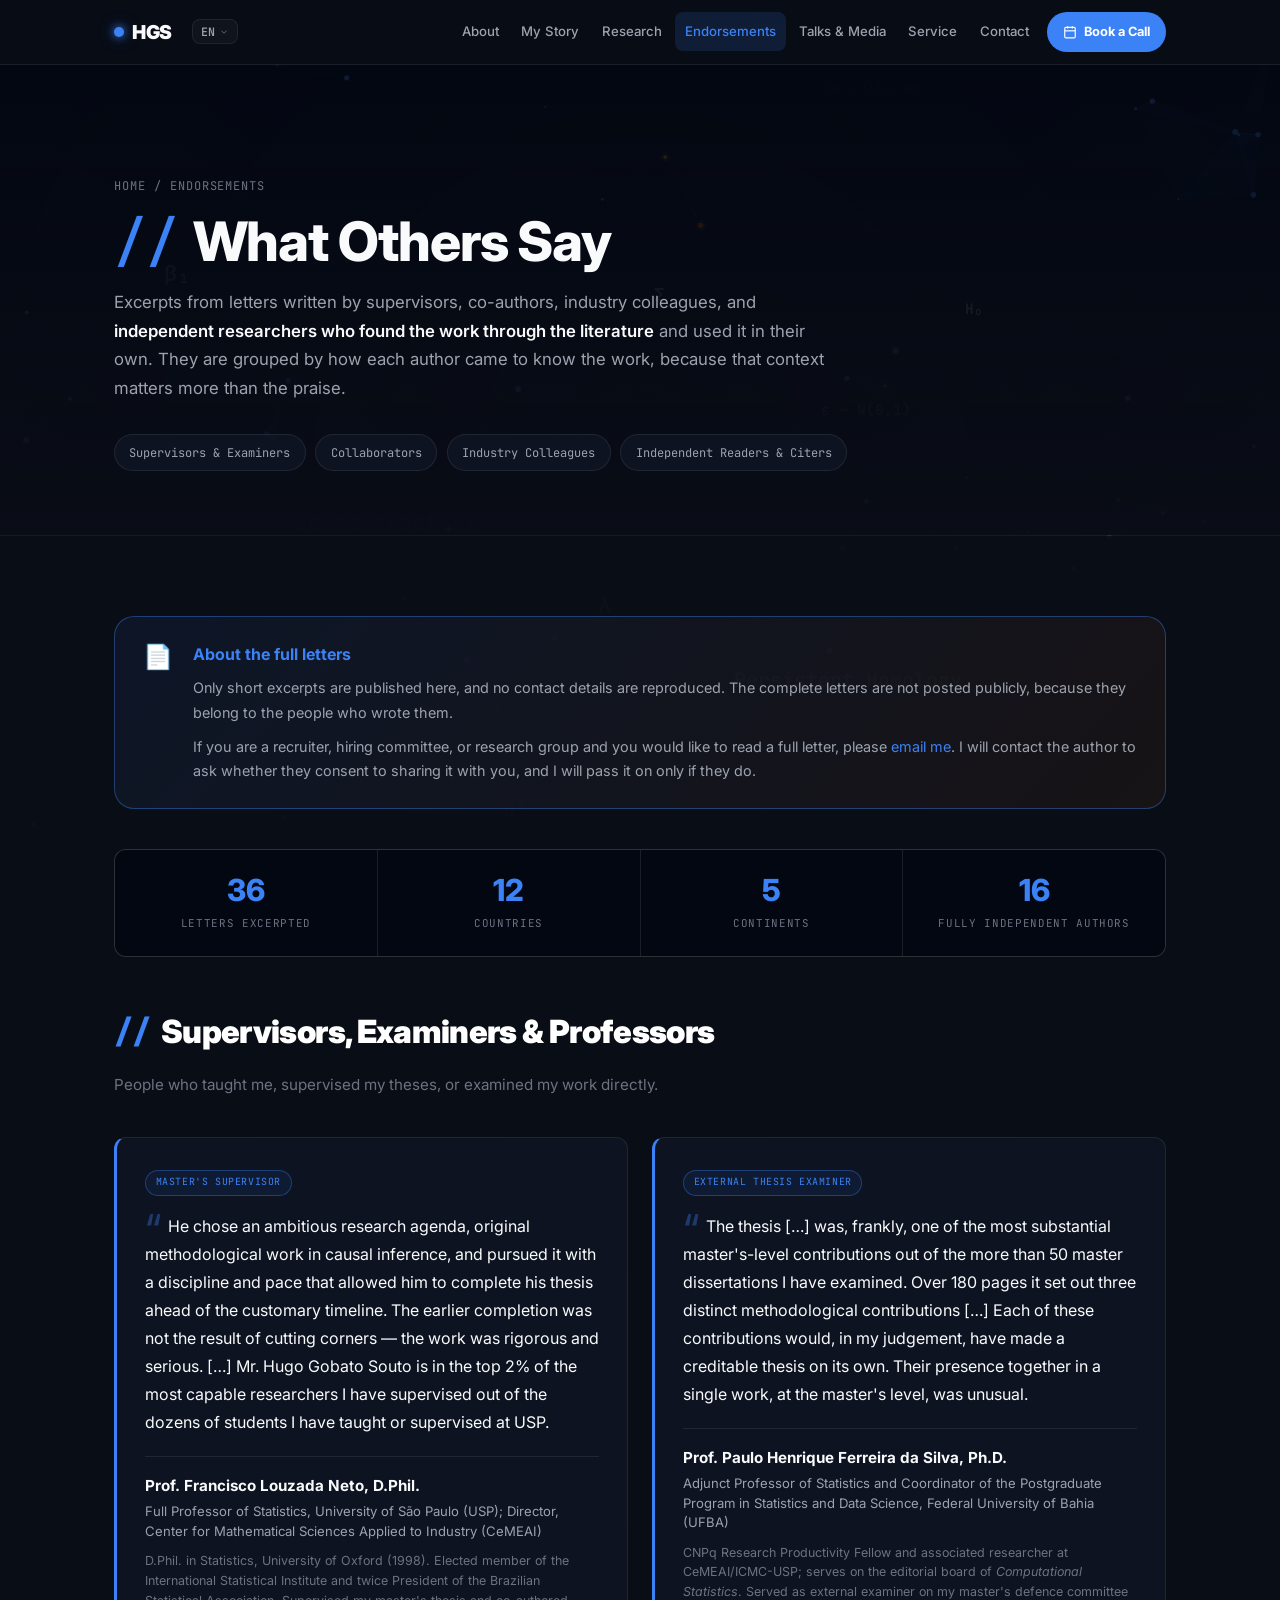
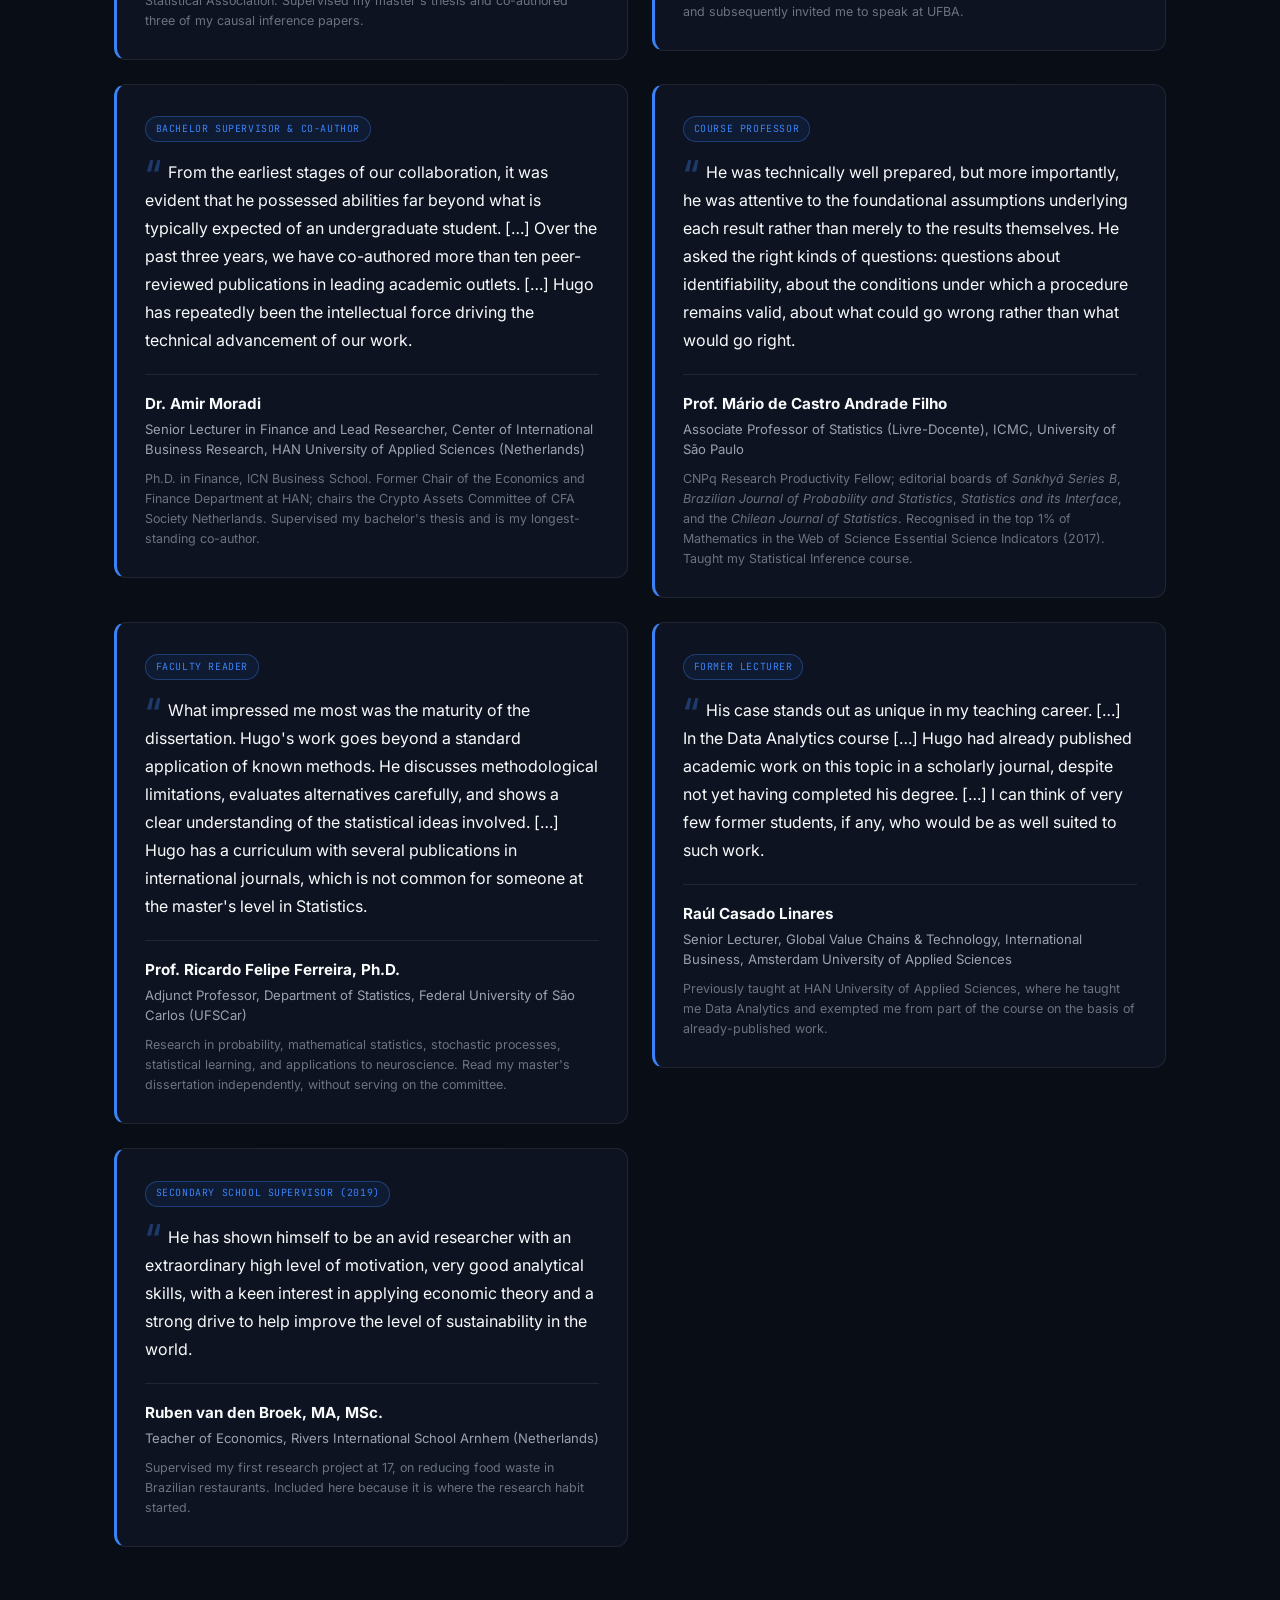
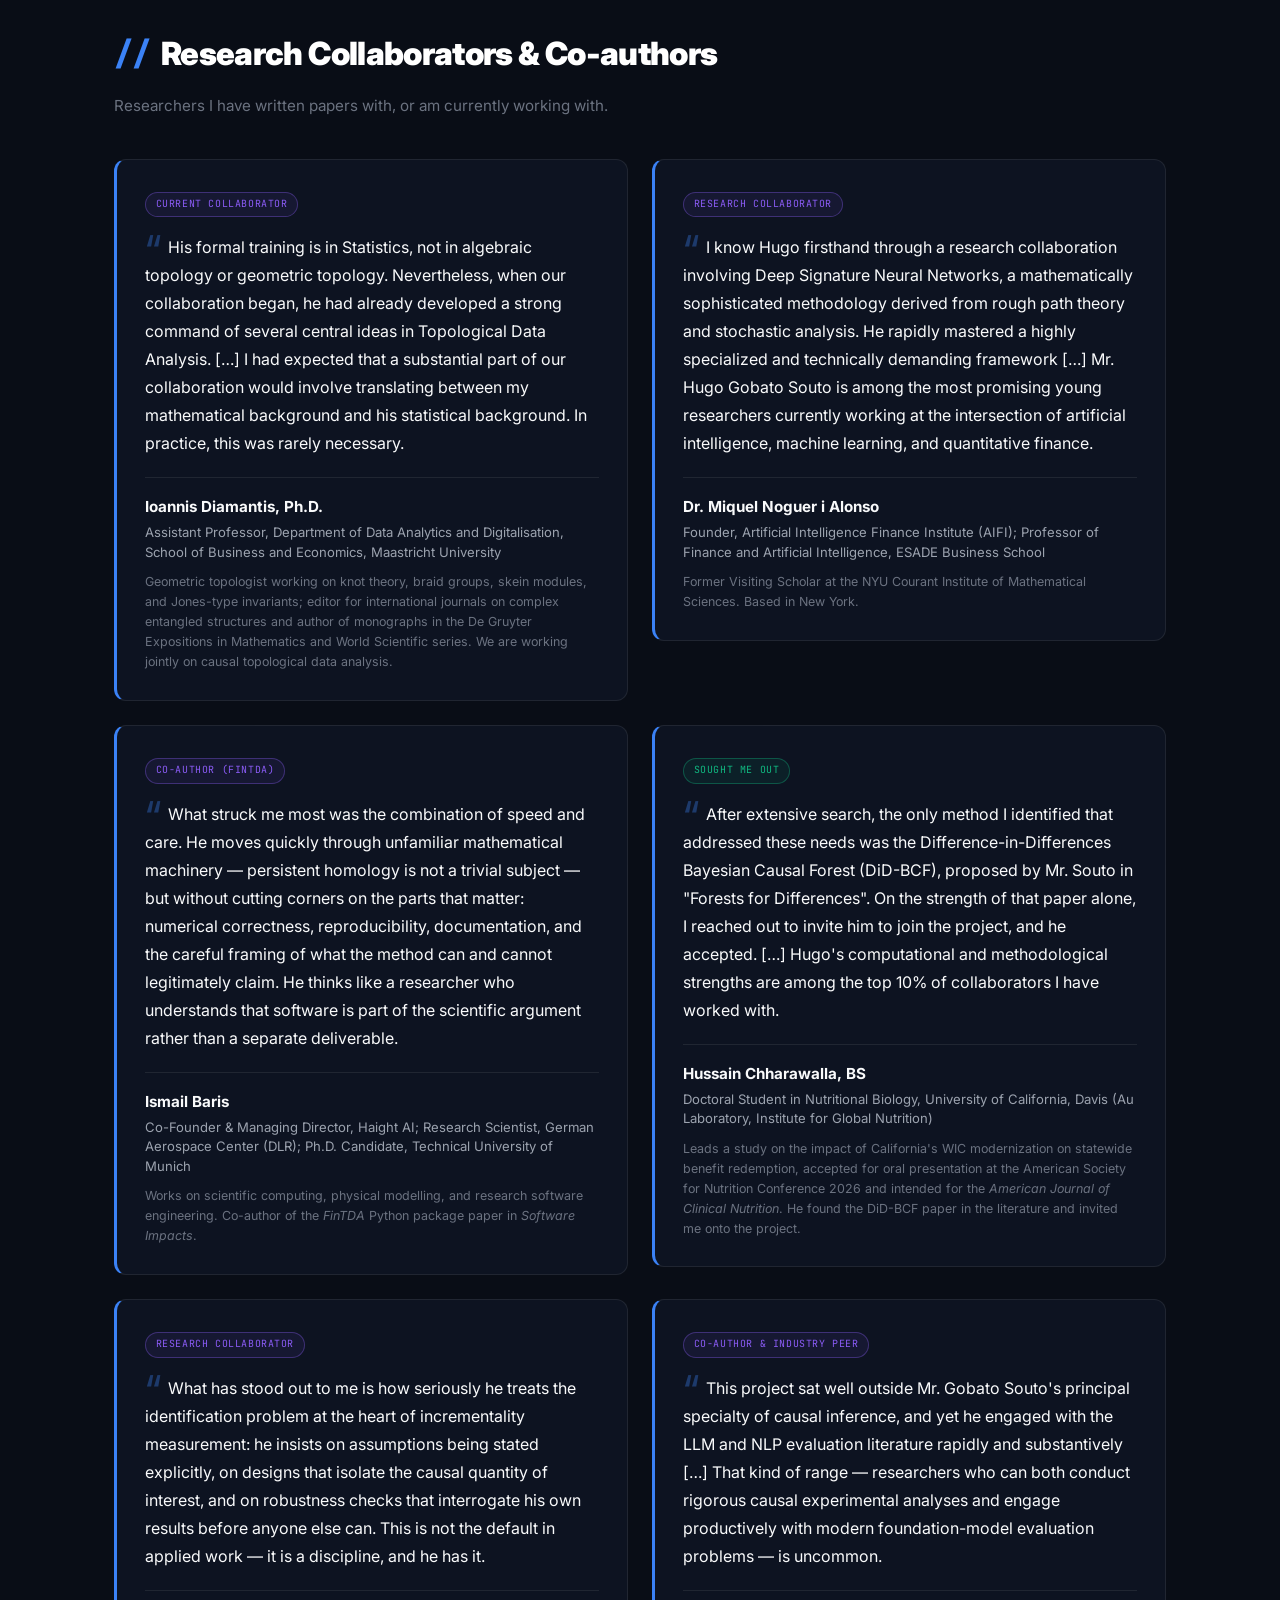
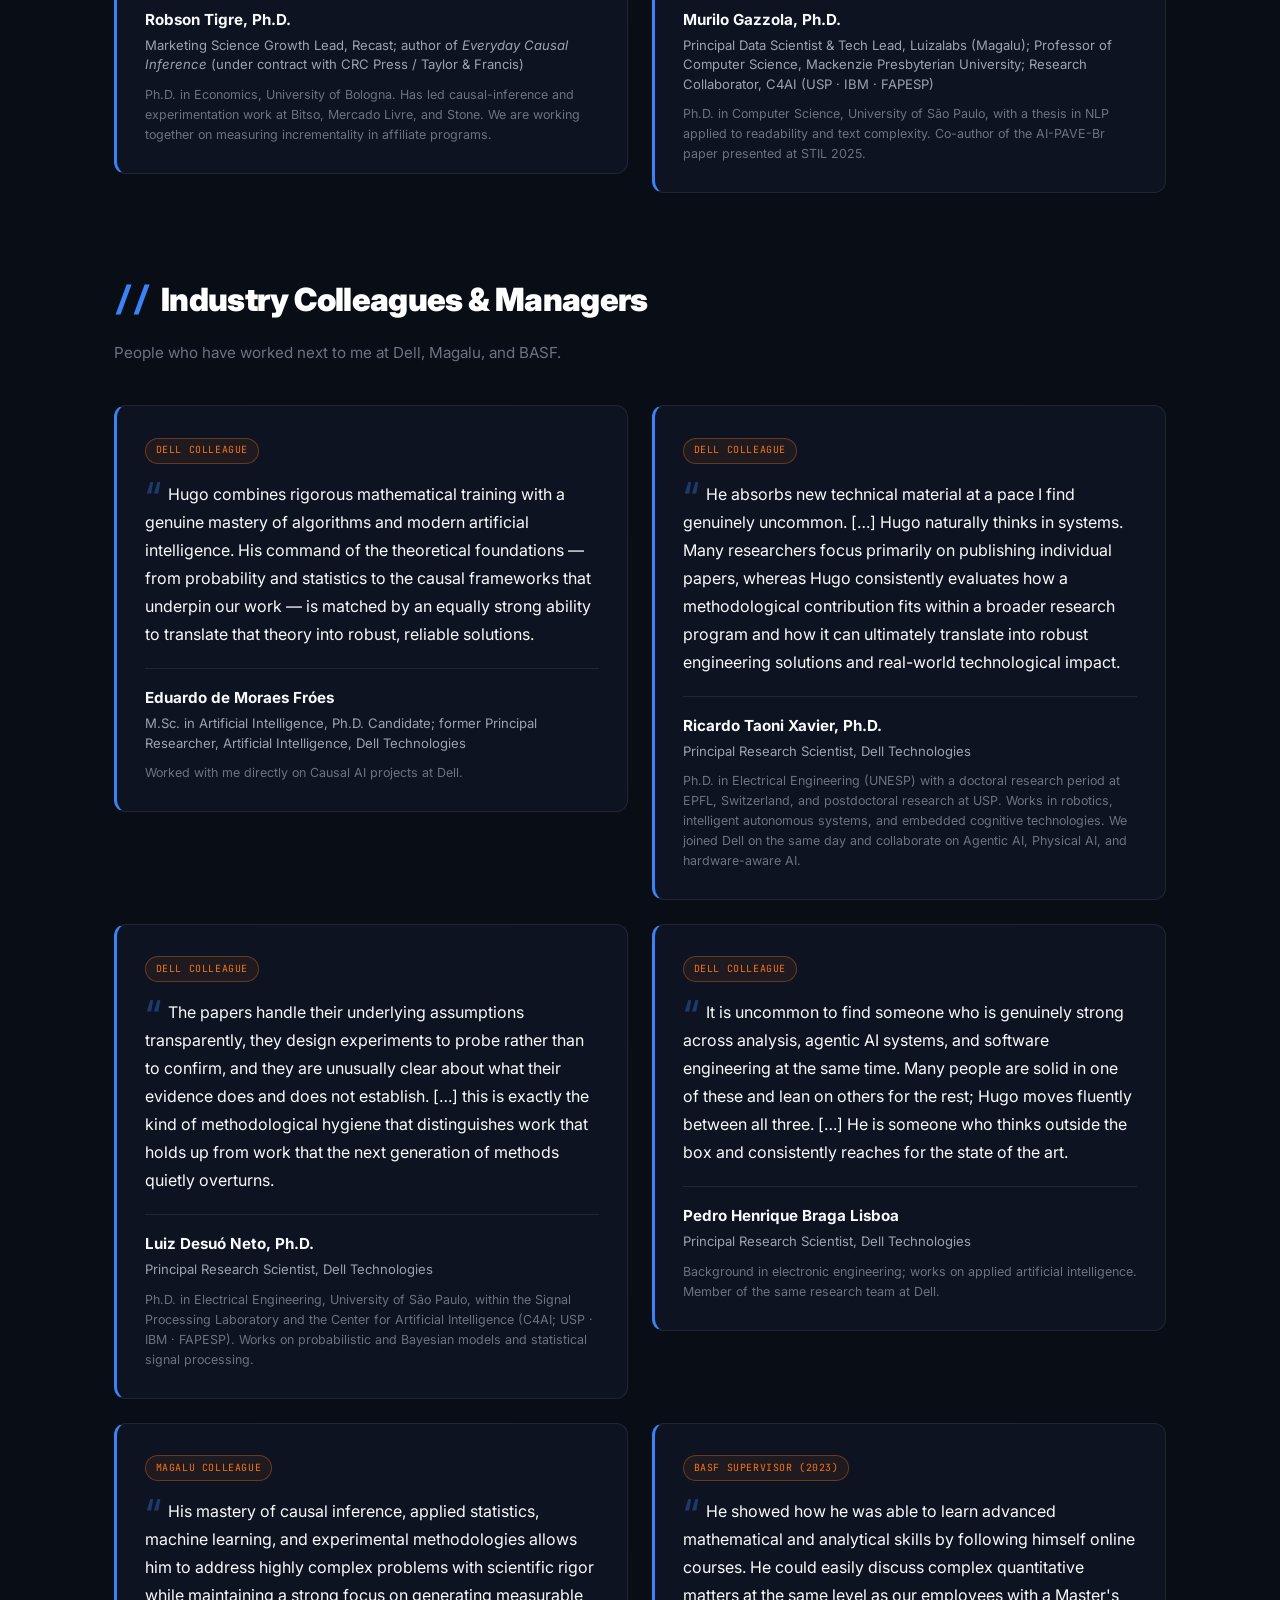
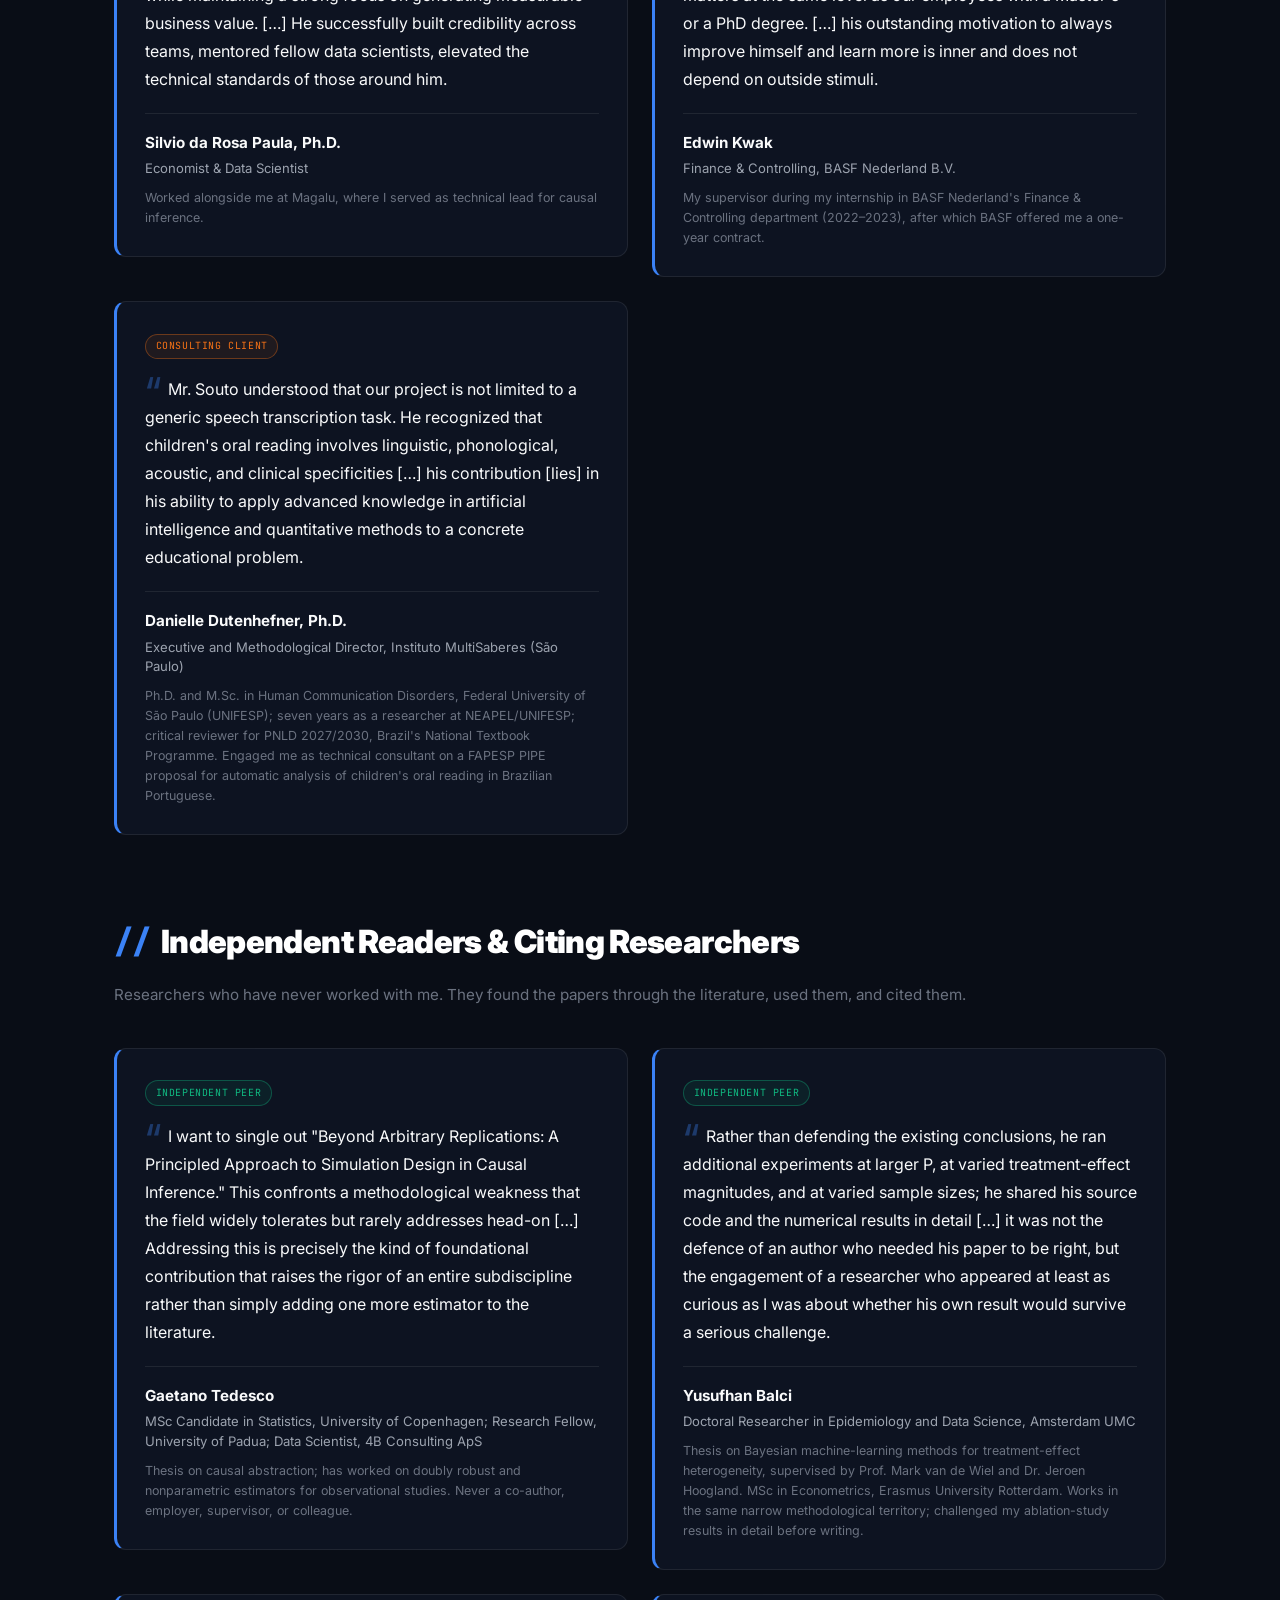
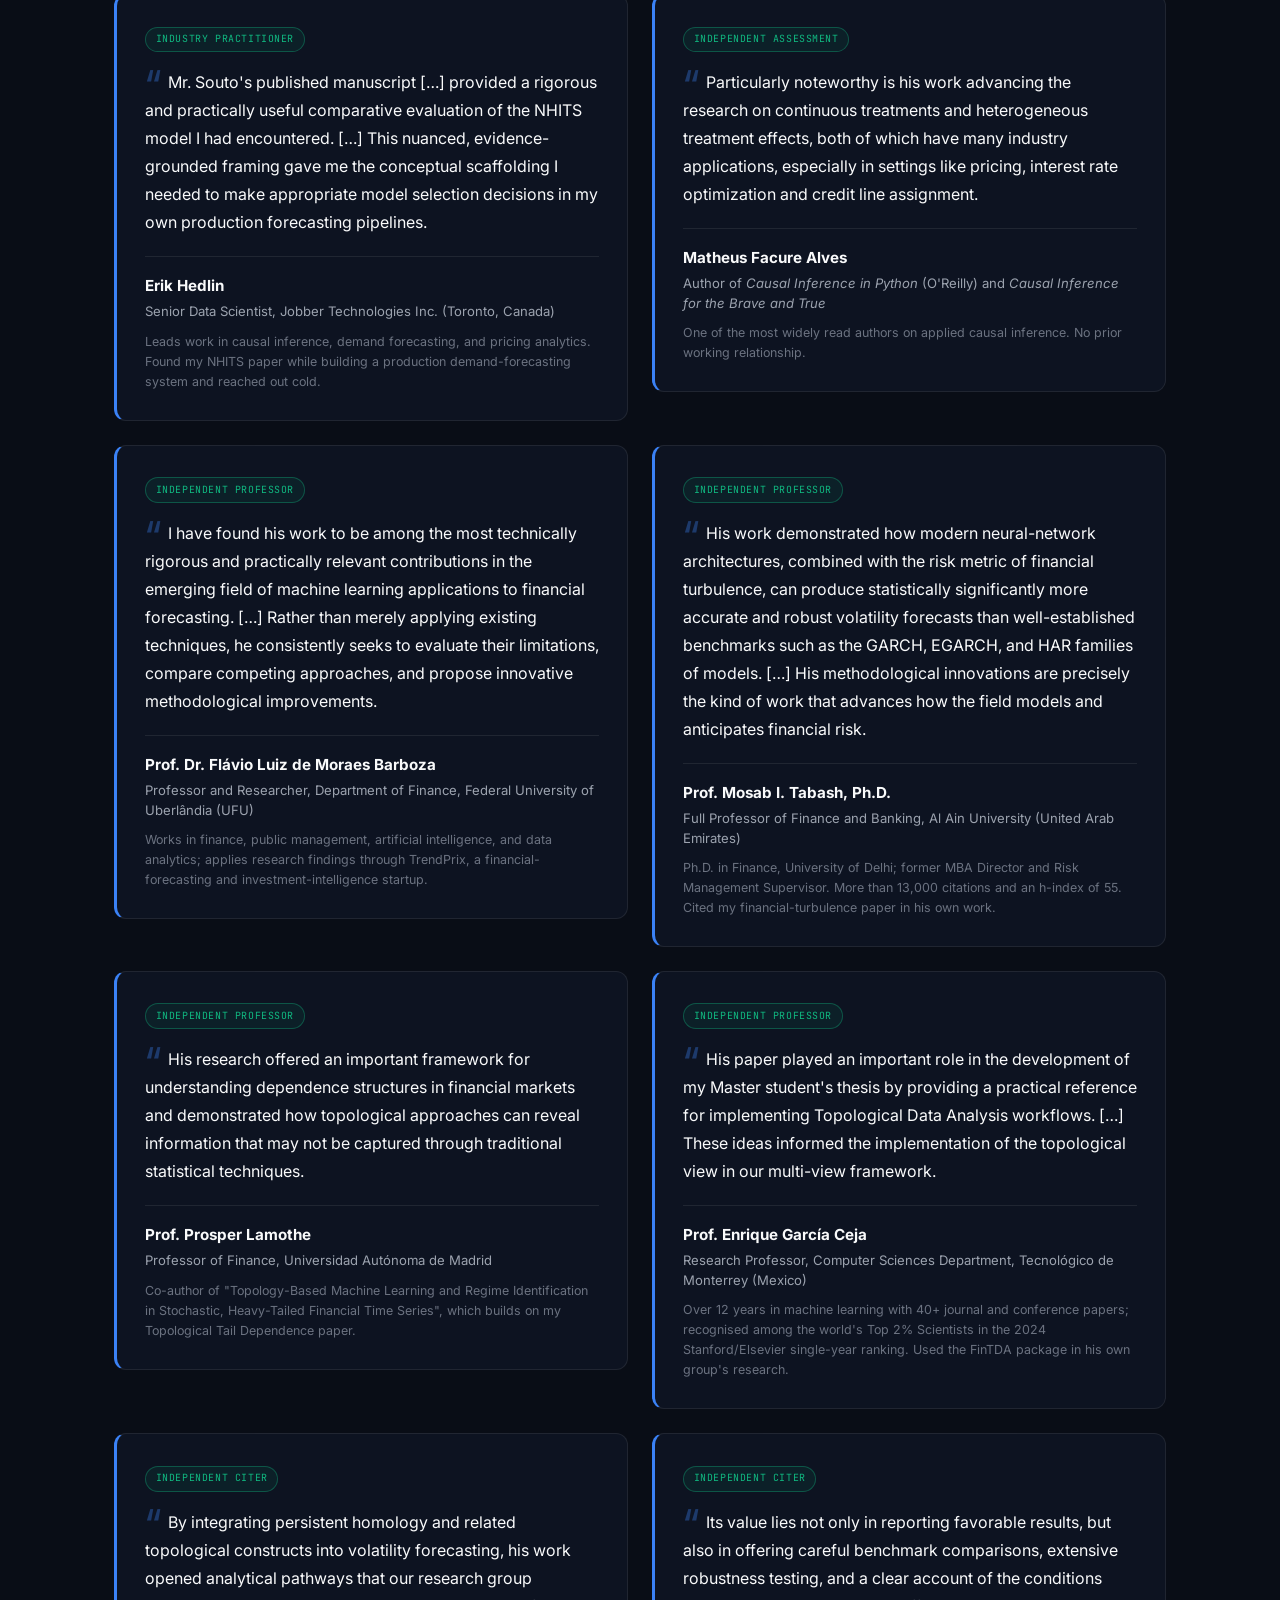
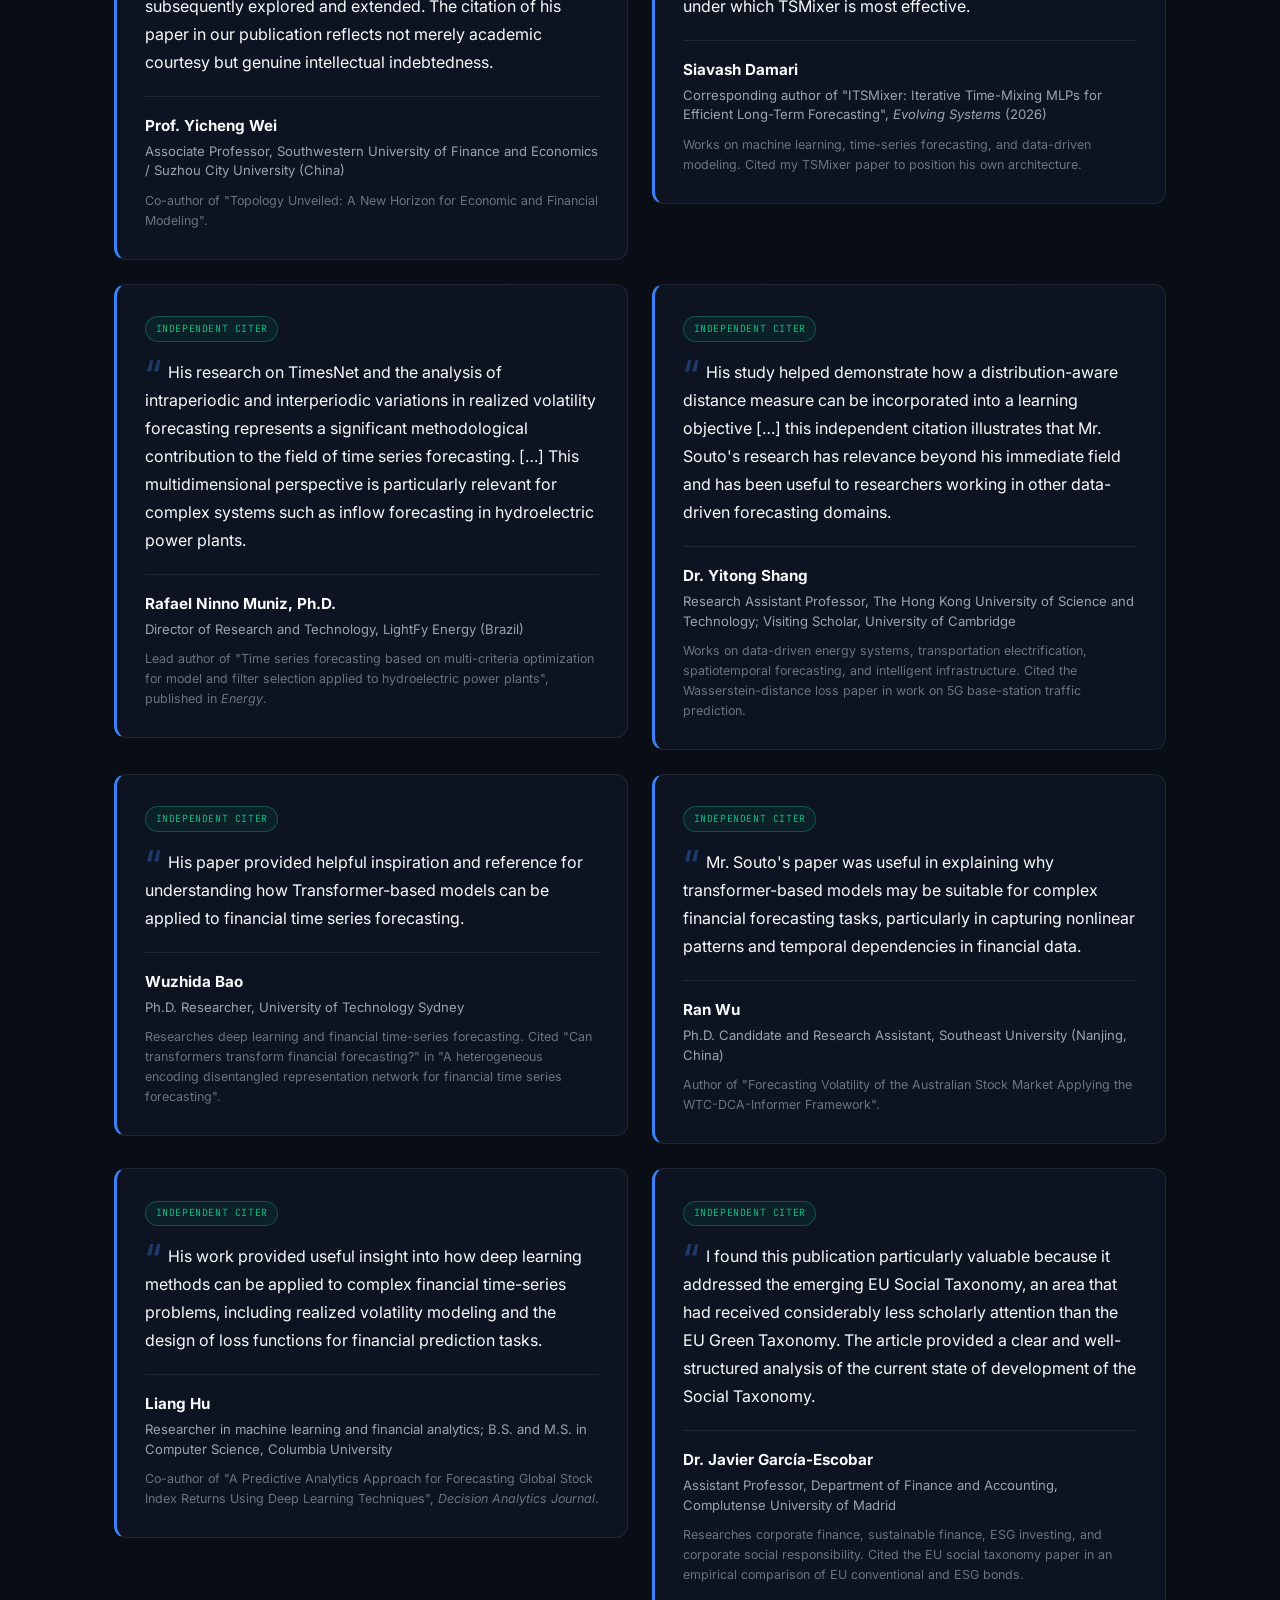
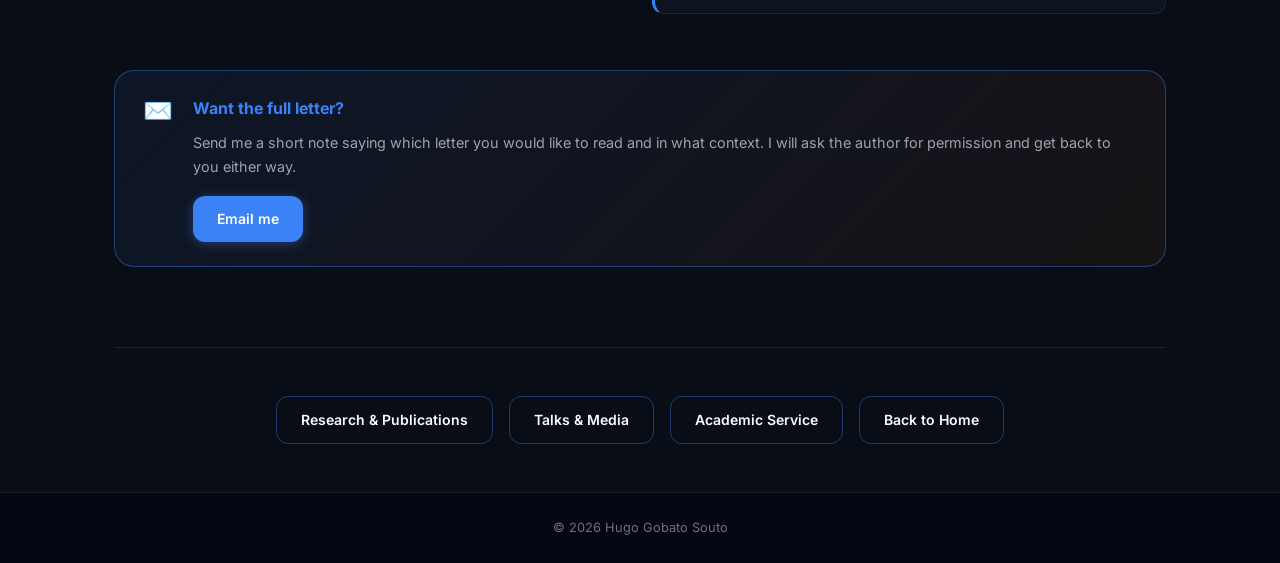
<file: endorsements.html>
<!DOCTYPE html>
<html lang="en">
<head>
    <meta charset="UTF-8">
    <meta name="viewport" content="width=device-width, initial-scale=1.0">
    <title>Endorsements | Hugo Gobato Souto</title>
    <meta name="description" content="What supervisors, collaborators, industry colleagues, and independent researchers say about the research of Hugo Gobato Souto.">
    <link rel="preconnect" href="https://fonts.googleapis.com">
    <link rel="preconnect" href="https://fonts.gstatic.com" crossorigin>
    <link href="https://fonts.googleapis.com/css2?family=Inter:wght@300;400;500;600;700;800;900&family=JetBrains+Mono:wght@400;500&display=swap" rel="stylesheet">
    <link rel="stylesheet" href="assets/css/style.css?v=1.3.0">
    <link rel="stylesheet" href="assets/css/pages.css?v=1.3.0">
</head>
<body>
    <canvas id="topology-canvas"></canvas>

    <!-- Navigation -->
    <nav class="navbar" id="navbar">
        <div class="nav-container">
            <div class="nav-left">
                <a href="index.html" class="nav-logo"><span class="logo-node"></span>HGS</a>
                <div class="lang-selector">
                    <button class="lang-btn" id="lang-btn" aria-label="Select language">
                        <span class="lang-current">EN</span>
                        <svg width="10" height="10" viewBox="0 0 24 24" fill="none" stroke="currentColor" stroke-width="2" class="lang-caret"><path d="M6 9l6 6 6-6"/></svg>
                    </button>
                    <div class="lang-dropdown" id="lang-dropdown">
                        <button data-lang="en" class="lang-opt active">EN</button>
                        <button data-lang="pt" class="lang-opt">PT</button>
                        <button data-lang="fr" class="lang-opt">FR</button>
                        <button data-lang="nl" class="lang-opt">NL</button>
                        <button data-lang="es" class="lang-opt">ES</button>
                    </div>
                </div>
            </div>
            <button class="nav-toggle" id="nav-toggle" aria-label="Toggle navigation">
                <span></span><span></span><span></span>
            </button>
            <ul class="nav-menu" id="nav-menu">
                <li><a href="index.html#about" class="nav-link" data-i18n="nav_about">About</a></li>
                <li><a href="index.html#story" class="nav-link" data-i18n="nav_story">My Story</a></li>
                <li><a href="research.html" class="nav-link" data-i18n="nav_research">Research</a></li>
                <li><a href="endorsements.html" class="nav-link current" data-i18n="nav_endorsements">Endorsements</a></li>
                <li><a href="talks.html" class="nav-link" data-i18n="nav_talks">Talks &amp; Media</a></li>
                <li><a href="service.html" class="nav-link" data-i18n="nav_service">Service</a></li>
                <li><a href="index.html#contact" class="nav-link" data-i18n="nav_contact">Contact</a></li>
                <li><a href="https://calendar.app.google/HU95zSFkF8h31QZu7" target="_blank" rel="noopener" class="nav-cta"><svg width="14" height="14" viewBox="0 0 24 24" fill="none" stroke="currentColor" stroke-width="2" aria-hidden="true"><rect x="3" y="4" width="18" height="18" rx="2" ry="2"></rect><line x1="16" y1="2" x2="16" y2="6"></line><line x1="8" y1="2" x2="8" y2="6"></line><line x1="3" y1="10" x2="21" y2="10"></line></svg> <span data-i18n="nav_book">Book a Call</span></a></li>
            </ul>
        </div>
    </nav>

    <!-- Page header -->
    <header class="page-header">
        <div class="container">
            <p class="breadcrumb"><a href="index.html" data-i18n="crumb_home">Home</a> / <span data-i18n="nav_endorsements">Endorsements</span></p>
            <h1><span class="title-accent">//</span> <span data-i18n="end_title">What Others Say</span></h1>
            <p class="page-lede" data-i18n="end_lede">
                Excerpts from letters written by supervisors, co-authors, industry colleagues, and
                <strong>independent researchers who found the work through the literature</strong> and used it in their own.
                They are grouped by how each author came to know the work, because that context matters more than the praise.
            </p>
            <div class="page-jump">
                <a href="#supervisors" data-i18n="end_jump_sup">Supervisors &amp; Examiners</a>
                <a href="#collaborators" data-i18n="end_jump_col">Collaborators</a>
                <a href="#industry" data-i18n="end_jump_ind">Industry Colleagues</a>
                <a href="#independent" data-i18n="end_jump_indep">Independent Readers &amp; Citers</a>
            </div>
        </div>
    </header>

    <section class="section">
        <div class="container">

            <!-- Access notice -->
            <div class="notice">
                <div class="notice-icon">📄</div>
                <div>
                    <h3 data-i18n="end_notice_title">About the full letters</h3>
                    <p data-i18n="end_notice_p1">
                        Only short excerpts are published here, and no contact details are reproduced. The complete letters
                        are not posted publicly, because they belong to the people who wrote them.
                    </p>
                    <p data-i18n="end_notice_p2">
                        If you are a recruiter, hiring committee, or research group and you would like to read a full letter,
                        please <a href="mailto:hugogobatosouto@gmail.com?subject=Request%20to%20read%20a%20full%20reference%20letter">email me</a>.
                        I will contact the author to ask whether they consent to sharing it with you, and I will pass it on only if they do.
                    </p>
                </div>
            </div>

            <div class="fact-strip">
                <div class="fact"><span class="fact-number">36</span><span class="fact-label" data-i18n="end_fact_letters">Letters excerpted</span></div>
                <div class="fact"><span class="fact-number">12</span><span class="fact-label" data-i18n="end_fact_countries">Countries</span></div>
                <div class="fact"><span class="fact-number">5</span><span class="fact-label" data-i18n="end_fact_continents">Continents</span></div>
                <div class="fact"><span class="fact-number">16</span><span class="fact-label" data-i18n="end_fact_indep">Fully independent authors</span></div>
            </div>

            <!-- ============ SUPERVISORS & EXAMINERS ============ -->
            <h2 class="section-title" id="supervisors"><span class="title-accent">//</span> <span data-i18n="end_sup_title">Supervisors, Examiners &amp; Professors</span></h2>
            <p class="section-subtitle" data-i18n="end_sup_sub">People who taught me, supervised my theses, or examined my work directly.</p>

            <div class="quote-grid">
                <div class="quote-card">
                    <span class="rel-badge rel-academic" data-i18n="end_badge_supervisor">Master's Supervisor</span>
                    <blockquote>
                        He chose an ambitious research agenda, original methodological work in causal inference, and pursued it
                        with a discipline and pace that allowed him to complete his thesis ahead of the customary timeline. The
                        earlier completion was not the result of cutting corners &mdash; the work was rigorous and serious. […]
                        Mr. Hugo Gobato Souto is in the top 2% of the most capable researchers I have supervised out of the
                        dozens of students I have taught or supervised at USP.
                    </blockquote>
                    <div class="quote-attrib">
                        <span class="quote-name">Prof. Francisco Louzada Neto, D.Phil.</span>
                        <span class="quote-role">Full Professor of Statistics, University of São Paulo (USP); Director, Center for Mathematical Sciences Applied to Industry (CeMEAI)</span>
                        <p class="quote-bio">D.Phil. in Statistics, University of Oxford (1998). Elected member of the International Statistical Institute and twice President of the Brazilian Statistical Association. Supervised my master's thesis and co-authored three of my causal inference papers.</p>
                    </div>
                </div>

                <div class="quote-card">
                    <span class="rel-badge rel-academic" data-i18n="end_badge_examiner">External Thesis Examiner</span>
                    <blockquote>
                        The thesis […] was, frankly, one of the most substantial master's-level contributions out of the more
                        than 50 master dissertations I have examined. Over 180 pages it set out three distinct methodological
                        contributions […] Each of these contributions would, in my judgement, have made a creditable thesis on
                        its own. Their presence together in a single work, at the master's level, was unusual.
                    </blockquote>
                    <div class="quote-attrib">
                        <span class="quote-name">Prof. Paulo Henrique Ferreira da Silva, Ph.D.</span>
                        <span class="quote-role">Adjunct Professor of Statistics and Coordinator of the Postgraduate Program in Statistics and Data Science, Federal University of Bahia (UFBA)</span>
                        <p class="quote-bio">CNPq Research Productivity Fellow and associated researcher at CeMEAI/ICMC-USP; serves on the editorial board of <em>Computational Statistics</em>. Served as external examiner on my master's defence committee and subsequently invited me to speak at UFBA.</p>
                    </div>
                </div>

                <div class="quote-card">
                    <span class="rel-badge rel-academic" data-i18n="end_badge_bsupervisor">Bachelor Supervisor &amp; Co-author</span>
                    <blockquote>
                        From the earliest stages of our collaboration, it was evident that he possessed abilities far beyond what
                        is typically expected of an undergraduate student. […] Over the past three years, we have co-authored more
                        than ten peer-reviewed publications in leading academic outlets. […] Hugo has repeatedly been the
                        intellectual force driving the technical advancement of our work.
                    </blockquote>
                    <div class="quote-attrib">
                        <span class="quote-name">Dr. Amir Moradi</span>
                        <span class="quote-role">Senior Lecturer in Finance and Lead Researcher, Center of International Business Research, HAN University of Applied Sciences (Netherlands)</span>
                        <p class="quote-bio">Ph.D. in Finance, ICN Business School. Former Chair of the Economics and Finance Department at HAN; chairs the Crypto Assets Committee of CFA Society Netherlands. Supervised my bachelor's thesis and is my longest-standing co-author.</p>
                    </div>
                </div>

                <div class="quote-card">
                    <span class="rel-badge rel-academic" data-i18n="end_badge_professor">Course Professor</span>
                    <blockquote>
                        He was technically well prepared, but more importantly, he was attentive to the foundational assumptions
                        underlying each result rather than merely to the results themselves. He asked the right kinds of questions:
                        questions about identifiability, about the conditions under which a procedure remains valid, about what
                        could go wrong rather than what would go right.
                    </blockquote>
                    <div class="quote-attrib">
                        <span class="quote-name">Prof. Mário de Castro Andrade Filho</span>
                        <span class="quote-role">Associate Professor of Statistics (Livre-Docente), ICMC, University of São Paulo</span>
                        <p class="quote-bio">CNPq Research Productivity Fellow; editorial boards of <em>Sankhyā Series B</em>, <em>Brazilian Journal of Probability and Statistics</em>, <em>Statistics and its Interface</em>, and the <em>Chilean Journal of Statistics</em>. Recognised in the top 1% of Mathematics in the Web of Science Essential Science Indicators (2017). Taught my Statistical Inference course.</p>
                    </div>
                </div>

                <div class="quote-card">
                    <span class="rel-badge rel-academic" data-i18n="end_badge_reader">Faculty Reader</span>
                    <blockquote>
                        What impressed me most was the maturity of the dissertation. Hugo's work goes beyond a standard
                        application of known methods. He discusses methodological limitations, evaluates alternatives carefully,
                        and shows a clear understanding of the statistical ideas involved. […] Hugo has a curriculum with several
                        publications in international journals, which is not common for someone at the master's level in Statistics.
                    </blockquote>
                    <div class="quote-attrib">
                        <span class="quote-name">Prof. Ricardo Felipe Ferreira, Ph.D.</span>
                        <span class="quote-role">Adjunct Professor, Department of Statistics, Federal University of São Carlos (UFSCar)</span>
                        <p class="quote-bio">Research in probability, mathematical statistics, stochastic processes, statistical learning, and applications to neuroscience. Read my master's dissertation independently, without serving on the committee.</p>
                    </div>
                </div>

                <div class="quote-card">
                    <span class="rel-badge rel-academic" data-i18n="end_badge_lecturer">Former Lecturer</span>
                    <blockquote>
                        His case stands out as unique in my teaching career. […] In the Data Analytics course […] Hugo had already
                        published academic work on this topic in a scholarly journal, despite not yet having completed his degree.
                        […] I can think of very few former students, if any, who would be as well suited to such work.
                    </blockquote>
                    <div class="quote-attrib">
                        <span class="quote-name">Raúl Casado Linares</span>
                        <span class="quote-role">Senior Lecturer, Global Value Chains &amp; Technology, International Business, Amsterdam University of Applied Sciences</span>
                        <p class="quote-bio">Previously taught at HAN University of Applied Sciences, where he taught me Data Analytics and exempted me from part of the course on the basis of already-published work.</p>
                    </div>
                </div>

                <div class="quote-card">
                    <span class="rel-badge rel-academic" data-i18n="end_badge_school">Secondary School Supervisor (2019)</span>
                    <blockquote>
                        He has shown himself to be an avid researcher with an extraordinary high level of motivation, very good
                        analytical skills, with a keen interest in applying economic theory and a strong drive to help improve
                        the level of sustainability in the world.
                    </blockquote>
                    <div class="quote-attrib">
                        <span class="quote-name">Ruben van den Broek, MA, MSc.</span>
                        <span class="quote-role">Teacher of Economics, Rivers International School Arnhem (Netherlands)</span>
                        <p class="quote-bio">Supervised my first research project at 17, on reducing food waste in Brazilian restaurants. Included here because it is where the research habit started.</p>
                    </div>
                </div>
            </div>

            <!-- ============ COLLABORATORS ============ -->
            <h2 class="section-title" id="collaborators" style="margin-top: 5rem;"><span class="title-accent">//</span> <span data-i18n="end_col_title">Research Collaborators &amp; Co-authors</span></h2>
            <p class="section-subtitle" data-i18n="end_col_sub">Researchers I have written papers with, or am currently working with.</p>

            <div class="quote-grid">
                <div class="quote-card">
                    <span class="rel-badge rel-collab" data-i18n="end_badge_current">Current Collaborator</span>
                    <blockquote>
                        His formal training is in Statistics, not in algebraic topology or geometric topology. Nevertheless, when
                        our collaboration began, he had already developed a strong command of several central ideas in Topological
                        Data Analysis. […] I had expected that a substantial part of our collaboration would involve translating
                        between my mathematical background and his statistical background. In practice, this was rarely necessary.
                    </blockquote>
                    <div class="quote-attrib">
                        <span class="quote-name">Ioannis Diamantis, Ph.D.</span>
                        <span class="quote-role">Assistant Professor, Department of Data Analytics and Digitalisation, School of Business and Economics, Maastricht University</span>
                        <p class="quote-bio">Geometric topologist working on knot theory, braid groups, skein modules, and Jones-type invariants; editor for international journals on complex entangled structures and author of monographs in the De Gruyter Expositions in Mathematics and World Scientific series. We are working jointly on causal topological data analysis.</p>
                    </div>
                </div>

                <div class="quote-card">
                    <span class="rel-badge rel-collab" data-i18n="end_badge_collab">Research Collaborator</span>
                    <blockquote>
                        I know Hugo firsthand through a research collaboration involving Deep Signature Neural Networks, a
                        mathematically sophisticated methodology derived from rough path theory and stochastic analysis. He rapidly
                        mastered a highly specialized and technically demanding framework […] Mr. Hugo Gobato Souto is among the
                        most promising young researchers currently working at the intersection of artificial intelligence, machine
                        learning, and quantitative finance.
                    </blockquote>
                    <div class="quote-attrib">
                        <span class="quote-name">Dr. Miquel Noguer i Alonso</span>
                        <span class="quote-role">Founder, Artificial Intelligence Finance Institute (AIFI); Professor of Finance and Artificial Intelligence, ESADE Business School</span>
                        <p class="quote-bio">Former Visiting Scholar at the NYU Courant Institute of Mathematical Sciences. Based in New York.</p>
                    </div>
                </div>

                <div class="quote-card">
                    <span class="rel-badge rel-collab" data-i18n="end_badge_coauthor">Co-author (FinTDA)</span>
                    <blockquote>
                        What struck me most was the combination of speed and care. He moves quickly through unfamiliar mathematical
                        machinery &mdash; persistent homology is not a trivial subject &mdash; but without cutting corners on the
                        parts that matter: numerical correctness, reproducibility, documentation, and the careful framing of what
                        the method can and cannot legitimately claim. He thinks like a researcher who understands that software is
                        part of the scientific argument rather than a separate deliverable.
                    </blockquote>
                    <div class="quote-attrib">
                        <span class="quote-name">Ismail Baris</span>
                        <span class="quote-role">Co-Founder &amp; Managing Director, Haight AI; Research Scientist, German Aerospace Center (DLR); Ph.D. Candidate, Technical University of Munich</span>
                        <p class="quote-bio">Works on scientific computing, physical modelling, and research software engineering. Co-author of the <em>FinTDA</em> Python package paper in <em>Software Impacts</em>.</p>
                    </div>
                </div>

                <div class="quote-card">
                    <span class="rel-badge rel-independent" data-i18n="end_badge_soughtout">Sought Me Out</span>
                    <blockquote>
                        After extensive search, the only method I identified that addressed these needs was the
                        Difference-in-Differences Bayesian Causal Forest (DiD-BCF), proposed by Mr. Souto in "Forests for
                        Differences". On the strength of that paper alone, I reached out to invite him to join the project, and he
                        accepted. […] Hugo's computational and methodological strengths are among the top 10% of collaborators I
                        have worked with.
                    </blockquote>
                    <div class="quote-attrib">
                        <span class="quote-name">Hussain Chharawalla, BS</span>
                        <span class="quote-role">Doctoral Student in Nutritional Biology, University of California, Davis (Au Laboratory, Institute for Global Nutrition)</span>
                        <p class="quote-bio">Leads a study on the impact of California's WIC modernization on statewide benefit redemption, accepted for oral presentation at the American Society for Nutrition Conference 2026 and intended for the <em>American Journal of Clinical Nutrition</em>. He found the DiD-BCF paper in the literature and invited me onto the project.</p>
                    </div>
                </div>

                <div class="quote-card">
                    <span class="rel-badge rel-collab" data-i18n="end_badge_collab">Research Collaborator</span>
                    <blockquote>
                        What has stood out to me is how seriously he treats the identification problem at the heart of
                        incrementality measurement: he insists on assumptions being stated explicitly, on designs that isolate the
                        causal quantity of interest, and on robustness checks that interrogate his own results before anyone else
                        can. This is not the default in applied work &mdash; it is a discipline, and he has it.
                    </blockquote>
                    <div class="quote-attrib">
                        <span class="quote-name">Robson Tigre, Ph.D.</span>
                        <span class="quote-role">Marketing Science Growth Lead, Recast; author of <em>Everyday Causal Inference</em> (under contract with CRC Press / Taylor &amp; Francis)</span>
                        <p class="quote-bio">Ph.D. in Economics, University of Bologna. Has led causal-inference and experimentation work at Bitso, Mercado Livre, and Stone. We are working together on measuring incrementality in affiliate programs.</p>
                    </div>
                </div>

                <div class="quote-card">
                    <span class="rel-badge rel-collab" data-i18n="end_badge_coauthor_ind">Co-author &amp; Industry Peer</span>
                    <blockquote>
                        This project sat well outside Mr. Gobato Souto's principal specialty of causal inference, and yet he engaged
                        with the LLM and NLP evaluation literature rapidly and substantively […] That kind of range &mdash;
                        researchers who can both conduct rigorous causal experimental analyses and engage productively with modern
                        foundation-model evaluation problems &mdash; is uncommon.
                    </blockquote>
                    <div class="quote-attrib">
                        <span class="quote-name">Murilo Gazzola, Ph.D.</span>
                        <span class="quote-role">Principal Data Scientist &amp; Tech Lead, Luizalabs (Magalu); Professor of Computer Science, Mackenzie Presbyterian University; Research Collaborator, C4AI (USP · IBM · FAPESP)</span>
                        <p class="quote-bio">Ph.D. in Computer Science, University of São Paulo, with a thesis in NLP applied to readability and text complexity. Co-author of the AI-PAVE-Br paper presented at STIL 2025.</p>
                    </div>
                </div>
            </div>

            <!-- ============ INDUSTRY ============ -->
            <h2 class="section-title" id="industry" style="margin-top: 5rem;"><span class="title-accent">//</span> <span data-i18n="end_ind_title">Industry Colleagues &amp; Managers</span></h2>
            <p class="section-subtitle" data-i18n="end_ind_sub">People who have worked next to me at Dell, Magalu, and BASF.</p>

            <div class="quote-grid">
                <div class="quote-card">
                    <span class="rel-badge rel-industry" data-i18n="end_badge_dell">Dell Colleague</span>
                    <blockquote>
                        Hugo combines rigorous mathematical training with a genuine mastery of algorithms and modern artificial
                        intelligence. His command of the theoretical foundations &mdash; from probability and statistics to the
                        causal frameworks that underpin our work &mdash; is matched by an equally strong ability to translate that
                        theory into robust, reliable solutions.
                    </blockquote>
                    <div class="quote-attrib">
                        <span class="quote-name">Eduardo de Moraes Fróes</span>
                        <span class="quote-role">M.Sc. in Artificial Intelligence, Ph.D. Candidate; former Principal Researcher, Artificial Intelligence, Dell Technologies</span>
                        <p class="quote-bio">Worked with me directly on Causal AI projects at Dell.</p>
                    </div>
                </div>

                <div class="quote-card">
                    <span class="rel-badge rel-industry" data-i18n="end_badge_dell">Dell Colleague</span>
                    <blockquote>
                        He absorbs new technical material at a pace I find genuinely uncommon. […] Hugo naturally thinks in systems.
                        Many researchers focus primarily on publishing individual papers, whereas Hugo consistently evaluates how a
                        methodological contribution fits within a broader research program and how it can ultimately translate into
                        robust engineering solutions and real-world technological impact.
                    </blockquote>
                    <div class="quote-attrib">
                        <span class="quote-name">Ricardo Taoni Xavier, Ph.D.</span>
                        <span class="quote-role">Principal Research Scientist, Dell Technologies</span>
                        <p class="quote-bio">Ph.D. in Electrical Engineering (UNESP) with a doctoral research period at EPFL, Switzerland, and postdoctoral research at USP. Works in robotics, intelligent autonomous systems, and embedded cognitive technologies. We joined Dell on the same day and collaborate on Agentic AI, Physical AI, and hardware-aware AI.</p>
                    </div>
                </div>

                <div class="quote-card">
                    <span class="rel-badge rel-industry" data-i18n="end_badge_dell">Dell Colleague</span>
                    <blockquote>
                        The papers handle their underlying assumptions transparently, they design experiments to probe rather than
                        to confirm, and they are unusually clear about what their evidence does and does not establish. […] this is
                        exactly the kind of methodological hygiene that distinguishes work that holds up from work that the next
                        generation of methods quietly overturns.
                    </blockquote>
                    <div class="quote-attrib">
                        <span class="quote-name">Luiz Desuó Neto, Ph.D.</span>
                        <span class="quote-role">Principal Research Scientist, Dell Technologies</span>
                        <p class="quote-bio">Ph.D. in Electrical Engineering, University of São Paulo, within the Signal Processing Laboratory and the Center for Artificial Intelligence (C4AI; USP · IBM · FAPESP). Works on probabilistic and Bayesian models and statistical signal processing.</p>
                    </div>
                </div>

                <div class="quote-card">
                    <span class="rel-badge rel-industry" data-i18n="end_badge_dell">Dell Colleague</span>
                    <blockquote>
                        It is uncommon to find someone who is genuinely strong across analysis, agentic AI systems, and software
                        engineering at the same time. Many people are solid in one of these and lean on others for the rest; Hugo
                        moves fluently between all three. […] He is someone who thinks outside the box and consistently reaches for
                        the state of the art.
                    </blockquote>
                    <div class="quote-attrib">
                        <span class="quote-name">Pedro Henrique Braga Lisboa</span>
                        <span class="quote-role">Principal Research Scientist, Dell Technologies</span>
                        <p class="quote-bio">Background in electronic engineering; works on applied artificial intelligence. Member of the same research team at Dell.</p>
                    </div>
                </div>

                <div class="quote-card">
                    <span class="rel-badge rel-industry" data-i18n="end_badge_magalu">Magalu Colleague</span>
                    <blockquote>
                        His mastery of causal inference, applied statistics, machine learning, and experimental methodologies allows
                        him to address highly complex problems with scientific rigor while maintaining a strong focus on generating
                        measurable business value. […] He successfully built credibility across teams, mentored fellow data
                        scientists, elevated the technical standards of those around him.
                    </blockquote>
                    <div class="quote-attrib">
                        <span class="quote-name">Silvio da Rosa Paula, Ph.D.</span>
                        <span class="quote-role">Economist &amp; Data Scientist</span>
                        <p class="quote-bio">Worked alongside me at Magalu, where I served as technical lead for causal inference.</p>
                    </div>
                </div>

                <div class="quote-card">
                    <span class="rel-badge rel-industry" data-i18n="end_badge_basf">BASF Supervisor (2023)</span>
                    <blockquote>
                        He showed how he was able to learn advanced mathematical and analytical skills by following himself online
                        courses. He could easily discuss complex quantitative matters at the same level as our employees with a
                        Master's or a PhD degree. […] his outstanding motivation to always improve himself and learn more is inner
                        and does not depend on outside stimuli.
                    </blockquote>
                    <div class="quote-attrib">
                        <span class="quote-name">Edwin Kwak</span>
                        <span class="quote-role">Finance &amp; Controlling, BASF Nederland B.V.</span>
                        <p class="quote-bio">My supervisor during my internship in BASF Nederland's Finance &amp; Controlling department (2022&ndash;2023), after which BASF offered me a one-year contract.</p>
                    </div>
                </div>

                <div class="quote-card">
                    <span class="rel-badge rel-industry" data-i18n="end_badge_client">Consulting Client</span>
                    <blockquote>
                        Mr. Souto understood that our project is not limited to a generic speech transcription task. He recognized
                        that children's oral reading involves linguistic, phonological, acoustic, and clinical specificities […] his
                        contribution [lies] in his ability to apply advanced knowledge in artificial intelligence and quantitative
                        methods to a concrete educational problem.
                    </blockquote>
                    <div class="quote-attrib">
                        <span class="quote-name">Danielle Dutenhefner, Ph.D.</span>
                        <span class="quote-role">Executive and Methodological Director, Instituto MultiSaberes (São Paulo)</span>
                        <p class="quote-bio">Ph.D. and M.Sc. in Human Communication Disorders, Federal University of São Paulo (UNIFESP); seven years as a researcher at NEAPEL/UNIFESP; critical reviewer for PNLD 2027/2030, Brazil's National Textbook Programme. Engaged me as technical consultant on a FAPESP PIPE proposal for automatic analysis of children's oral reading in Brazilian Portuguese.</p>
                    </div>
                </div>
            </div>

            <!-- ============ INDEPENDENT ============ -->
            <h2 class="section-title" id="independent" style="margin-top: 5rem;"><span class="title-accent">//</span> <span data-i18n="end_indep_title">Independent Readers &amp; Citing Researchers</span></h2>
            <p class="section-subtitle" data-i18n="end_indep_sub">Researchers who have never worked with me. They found the papers through the literature, used them, and cited them.</p>

            <div class="quote-grid">
                <div class="quote-card">
                    <span class="rel-badge rel-independent" data-i18n="end_badge_indep">Independent Peer</span>
                    <blockquote>
                        I want to single out "Beyond Arbitrary Replications: A Principled Approach to Simulation Design in Causal
                        Inference." This confronts a methodological weakness that the field widely tolerates but rarely addresses
                        head-on […] Addressing this is precisely the kind of foundational contribution that raises the rigor of an
                        entire subdiscipline rather than simply adding one more estimator to the literature.
                    </blockquote>
                    <div class="quote-attrib">
                        <span class="quote-name">Gaetano Tedesco</span>
                        <span class="quote-role">MSc Candidate in Statistics, University of Copenhagen; Research Fellow, University of Padua; Data Scientist, 4B Consulting ApS</span>
                        <p class="quote-bio">Thesis on causal abstraction; has worked on doubly robust and nonparametric estimators for observational studies. Never a co-author, employer, supervisor, or colleague.</p>
                    </div>
                </div>

                <div class="quote-card">
                    <span class="rel-badge rel-independent" data-i18n="end_badge_indep">Independent Peer</span>
                    <blockquote>
                        Rather than defending the existing conclusions, he ran additional experiments at larger P, at varied
                        treatment-effect magnitudes, and at varied sample sizes; he shared his source code and the numerical results
                        in detail […] it was not the defence of an author who needed his paper to be right, but the engagement of a
                        researcher who appeared at least as curious as I was about whether his own result would survive a serious
                        challenge.
                    </blockquote>
                    <div class="quote-attrib">
                        <span class="quote-name">Yusufhan Balci</span>
                        <span class="quote-role">Doctoral Researcher in Epidemiology and Data Science, Amsterdam UMC</span>
                        <p class="quote-bio">Thesis on Bayesian machine-learning methods for treatment-effect heterogeneity, supervised by Prof. Mark van de Wiel and Dr. Jeroen Hoogland. MSc in Econometrics, Erasmus University Rotterdam. Works in the same narrow methodological territory; challenged my ablation-study results in detail before writing.</p>
                    </div>
                </div>

                <div class="quote-card">
                    <span class="rel-badge rel-independent" data-i18n="end_badge_practitioner">Industry Practitioner</span>
                    <blockquote>
                        Mr. Souto's published manuscript […] provided a rigorous and practically useful comparative evaluation of
                        the NHITS model I had encountered. […] This nuanced, evidence-grounded framing gave me the conceptual
                        scaffolding I needed to make appropriate model selection decisions in my own production forecasting
                        pipelines.
                    </blockquote>
                    <div class="quote-attrib">
                        <span class="quote-name">Erik Hedlin</span>
                        <span class="quote-role">Senior Data Scientist, Jobber Technologies Inc. (Toronto, Canada)</span>
                        <p class="quote-bio">Leads work in causal inference, demand forecasting, and pricing analytics. Found my NHITS paper while building a production demand-forecasting system and reached out cold.</p>
                    </div>
                </div>

                <div class="quote-card">
                    <span class="rel-badge rel-independent" data-i18n="end_badge_indep">Independent Assessment</span>
                    <blockquote>
                        Particularly noteworthy is his work advancing the research on continuous treatments and heterogeneous
                        treatment effects, both of which have many industry applications, especially in settings like pricing,
                        interest rate optimization and credit line assignment.
                    </blockquote>
                    <div class="quote-attrib">
                        <span class="quote-name">Matheus Facure Alves</span>
                        <span class="quote-role">Author of <em>Causal Inference in Python</em> (O'Reilly) and <em>Causal Inference for the Brave and True</em></span>
                        <p class="quote-bio">One of the most widely read authors on applied causal inference. No prior working relationship.</p>
                    </div>
                </div>

                <div class="quote-card">
                    <span class="rel-badge rel-independent" data-i18n="end_badge_prof">Independent Professor</span>
                    <blockquote>
                        I have found his work to be among the most technically rigorous and practically relevant contributions in
                        the emerging field of machine learning applications to financial forecasting. […] Rather than merely
                        applying existing techniques, he consistently seeks to evaluate their limitations, compare competing
                        approaches, and propose innovative methodological improvements.
                    </blockquote>
                    <div class="quote-attrib">
                        <span class="quote-name">Prof. Dr. Flávio Luiz de Moraes Barboza</span>
                        <span class="quote-role">Professor and Researcher, Department of Finance, Federal University of Uberlândia (UFU)</span>
                        <p class="quote-bio">Works in finance, public management, artificial intelligence, and data analytics; applies research findings through TrendPrix, a financial-forecasting and investment-intelligence startup.</p>
                    </div>
                </div>

                <div class="quote-card">
                    <span class="rel-badge rel-independent" data-i18n="end_badge_prof">Independent Professor</span>
                    <blockquote>
                        His work demonstrated how modern neural-network architectures, combined with the risk metric of financial
                        turbulence, can produce statistically significantly more accurate and robust volatility forecasts than
                        well-established benchmarks such as the GARCH, EGARCH, and HAR families of models. […] His methodological
                        innovations are precisely the kind of work that advances how the field models and anticipates financial risk.
                    </blockquote>
                    <div class="quote-attrib">
                        <span class="quote-name">Prof. Mosab I. Tabash, Ph.D.</span>
                        <span class="quote-role">Full Professor of Finance and Banking, Al Ain University (United Arab Emirates)</span>
                        <p class="quote-bio">Ph.D. in Finance, University of Delhi; former MBA Director and Risk Management Supervisor. More than 13,000 citations and an h-index of 55. Cited my financial-turbulence paper in his own work.</p>
                    </div>
                </div>

                <div class="quote-card">
                    <span class="rel-badge rel-independent" data-i18n="end_badge_prof">Independent Professor</span>
                    <blockquote>
                        His research offered an important framework for understanding dependence structures in financial markets and
                        demonstrated how topological approaches can reveal information that may not be captured through traditional
                        statistical techniques.
                    </blockquote>
                    <div class="quote-attrib">
                        <span class="quote-name">Prof. Prosper Lamothe</span>
                        <span class="quote-role">Professor of Finance, Universidad Autónoma de Madrid</span>
                        <p class="quote-bio">Co-author of "Topology-Based Machine Learning and Regime Identification in Stochastic, Heavy-Tailed Financial Time Series", which builds on my Topological Tail Dependence paper.</p>
                    </div>
                </div>

                <div class="quote-card">
                    <span class="rel-badge rel-independent" data-i18n="end_badge_prof">Independent Professor</span>
                    <blockquote>
                        His paper played an important role in the development of my Master student's thesis by providing a practical
                        reference for implementing Topological Data Analysis workflows. […] These ideas informed the implementation
                        of the topological view in our multi-view framework.
                    </blockquote>
                    <div class="quote-attrib">
                        <span class="quote-name">Prof. Enrique García Ceja</span>
                        <span class="quote-role">Research Professor, Computer Sciences Department, Tecnológico de Monterrey (Mexico)</span>
                        <p class="quote-bio">Over 12 years in machine learning with 40+ journal and conference papers; recognised among the world's Top 2% Scientists in the 2024 Stanford/Elsevier single-year ranking. Used the FinTDA package in his own group's research.</p>
                    </div>
                </div>

                <div class="quote-card">
                    <span class="rel-badge rel-independent" data-i18n="end_badge_indep">Independent Citer</span>
                    <blockquote>
                        By integrating persistent homology and related topological constructs into volatility forecasting, his work
                        opened analytical pathways that our research group subsequently explored and extended. The citation of his
                        paper in our publication reflects not merely academic courtesy but genuine intellectual indebtedness.
                    </blockquote>
                    <div class="quote-attrib">
                        <span class="quote-name">Prof. Yicheng Wei</span>
                        <span class="quote-role">Associate Professor, Southwestern University of Finance and Economics / Suzhou City University (China)</span>
                        <p class="quote-bio">Co-author of "Topology Unveiled: A New Horizon for Economic and Financial Modeling".</p>
                    </div>
                </div>

                <div class="quote-card">
                    <span class="rel-badge rel-independent" data-i18n="end_badge_indep">Independent Citer</span>
                    <blockquote>
                        Its value lies not only in reporting favorable results, but also in offering careful benchmark comparisons,
                        extensive robustness testing, and a clear account of the conditions under which TSMixer is most effective.
                    </blockquote>
                    <div class="quote-attrib">
                        <span class="quote-name">Siavash Damari</span>
                        <span class="quote-role">Corresponding author of "ITSMixer: Iterative Time-Mixing MLPs for Efficient Long-Term Forecasting", <em>Evolving Systems</em> (2026)</span>
                        <p class="quote-bio">Works on machine learning, time-series forecasting, and data-driven modeling. Cited my TSMixer paper to position his own architecture.</p>
                    </div>
                </div>

                <div class="quote-card">
                    <span class="rel-badge rel-independent" data-i18n="end_badge_indep">Independent Citer</span>
                    <blockquote>
                        His research on TimesNet and the analysis of intraperiodic and interperiodic variations in realized
                        volatility forecasting represents a significant methodological contribution to the field of time series
                        forecasting. […] This multidimensional perspective is particularly relevant for complex systems such as
                        inflow forecasting in hydroelectric power plants.
                    </blockquote>
                    <div class="quote-attrib">
                        <span class="quote-name">Rafael Ninno Muniz, Ph.D.</span>
                        <span class="quote-role">Director of Research and Technology, LightFy Energy (Brazil)</span>
                        <p class="quote-bio">Lead author of "Time series forecasting based on multi-criteria optimization for model and filter selection applied to hydroelectric power plants", published in <em>Energy</em>.</p>
                    </div>
                </div>

                <div class="quote-card">
                    <span class="rel-badge rel-independent" data-i18n="end_badge_indep">Independent Citer</span>
                    <blockquote>
                        His study helped demonstrate how a distribution-aware distance measure can be incorporated into a learning
                        objective […] this independent citation illustrates that Mr. Souto's research has relevance beyond his
                        immediate field and has been useful to researchers working in other data-driven forecasting domains.
                    </blockquote>
                    <div class="quote-attrib">
                        <span class="quote-name">Dr. Yitong Shang</span>
                        <span class="quote-role">Research Assistant Professor, The Hong Kong University of Science and Technology; Visiting Scholar, University of Cambridge</span>
                        <p class="quote-bio">Works on data-driven energy systems, transportation electrification, spatiotemporal forecasting, and intelligent infrastructure. Cited the Wasserstein-distance loss paper in work on 5G base-station traffic prediction.</p>
                    </div>
                </div>

                <div class="quote-card">
                    <span class="rel-badge rel-independent" data-i18n="end_badge_indep">Independent Citer</span>
                    <blockquote>
                        His paper provided helpful inspiration and reference for understanding how Transformer-based models can be
                        applied to financial time series forecasting.
                    </blockquote>
                    <div class="quote-attrib">
                        <span class="quote-name">Wuzhida Bao</span>
                        <span class="quote-role">Ph.D. Researcher, University of Technology Sydney</span>
                        <p class="quote-bio">Researches deep learning and financial time-series forecasting. Cited "Can transformers transform financial forecasting?" in "A heterogeneous encoding disentangled representation network for financial time series forecasting".</p>
                    </div>
                </div>

                <div class="quote-card">
                    <span class="rel-badge rel-independent" data-i18n="end_badge_indep">Independent Citer</span>
                    <blockquote>
                        Mr. Souto's paper was useful in explaining why transformer-based models may be suitable for complex financial
                        forecasting tasks, particularly in capturing nonlinear patterns and temporal dependencies in financial data.
                    </blockquote>
                    <div class="quote-attrib">
                        <span class="quote-name">Ran Wu</span>
                        <span class="quote-role">Ph.D. Candidate and Research Assistant, Southeast University (Nanjing, China)</span>
                        <p class="quote-bio">Author of "Forecasting Volatility of the Australian Stock Market Applying the WTC-DCA-Informer Framework".</p>
                    </div>
                </div>

                <div class="quote-card">
                    <span class="rel-badge rel-independent" data-i18n="end_badge_indep">Independent Citer</span>
                    <blockquote>
                        His work provided useful insight into how deep learning methods can be applied to complex financial
                        time-series problems, including realized volatility modeling and the design of loss functions for financial
                        prediction tasks.
                    </blockquote>
                    <div class="quote-attrib">
                        <span class="quote-name">Liang Hu</span>
                        <span class="quote-role">Researcher in machine learning and financial analytics; B.S. and M.S. in Computer Science, Columbia University</span>
                        <p class="quote-bio">Co-author of "A Predictive Analytics Approach for Forecasting Global Stock Index Returns Using Deep Learning Techniques", <em>Decision Analytics Journal</em>.</p>
                    </div>
                </div>

                <div class="quote-card">
                    <span class="rel-badge rel-independent" data-i18n="end_badge_indep">Independent Citer</span>
                    <blockquote>
                        I found this publication particularly valuable because it addressed the emerging EU Social Taxonomy, an area
                        that had received considerably less scholarly attention than the EU Green Taxonomy. The article provided a
                        clear and well-structured analysis of the current state of development of the Social Taxonomy.
                    </blockquote>
                    <div class="quote-attrib">
                        <span class="quote-name">Dr. Javier García-Escobar</span>
                        <span class="quote-role">Assistant Professor, Department of Finance and Accounting, Complutense University of Madrid</span>
                        <p class="quote-bio">Researches corporate finance, sustainable finance, ESG investing, and corporate social responsibility. Cited the EU social taxonomy paper in an empirical comparison of EU conventional and ESG bonds.</p>
                    </div>
                </div>
            </div>

            <div class="notice" style="margin-top: 3.5rem; margin-bottom: 0;">
                <div class="notice-icon">✉️</div>
                <div>
                    <h3 data-i18n="end_cta_title">Want the full letter?</h3>
                    <p data-i18n="end_cta_text">
                        Send me a short note saying which letter you would like to read and in what context.
                        I will ask the author for permission and get back to you either way.
                    </p>
                    <p style="margin-top: 1rem;">
                        <a href="mailto:hugogobatosouto@gmail.com?subject=Request%20to%20read%20a%20full%20reference%20letter" class="btn btn-primary" data-i18n="end_cta_btn">Email me</a>
                    </p>
                </div>
            </div>

        </div>
    </section>

    <div class="page-footer-band">
      <div class="container">
        <div class="page-footer-nav">
            <a href="research.html" class="btn btn-outline" data-i18n="pfn_research">Research &amp; Publications</a>
            <a href="talks.html" class="btn btn-outline" data-i18n="pfn_talks">Talks &amp; Media</a>
            <a href="service.html" class="btn btn-outline" data-i18n="pfn_service">Academic Service</a>
            <a href="index.html" class="btn btn-outline" data-i18n="pfn_home">Back to Home</a>
        </div>
      </div>
    </div>

    <footer class="footer">
        <div class="container">
            <p data-i18n="footer_text">&copy; 2025 Hugo Gobato Souto</p>
        </div>
    </footer>

    <div class="lightbox" id="lightbox">
        <button class="lightbox-close" id="lightbox-close" aria-label="Close">&times;</button>
        <img class="lightbox-img" id="lightbox-img" alt="">
        <p class="lightbox-caption" id="lightbox-caption"></p>
    </div>

    <script src="assets/js/translations.js?v=1.3.0"></script>
    <script src="assets/js/main.js?v=1.3.0"></script>
</body>
</html>
</file>
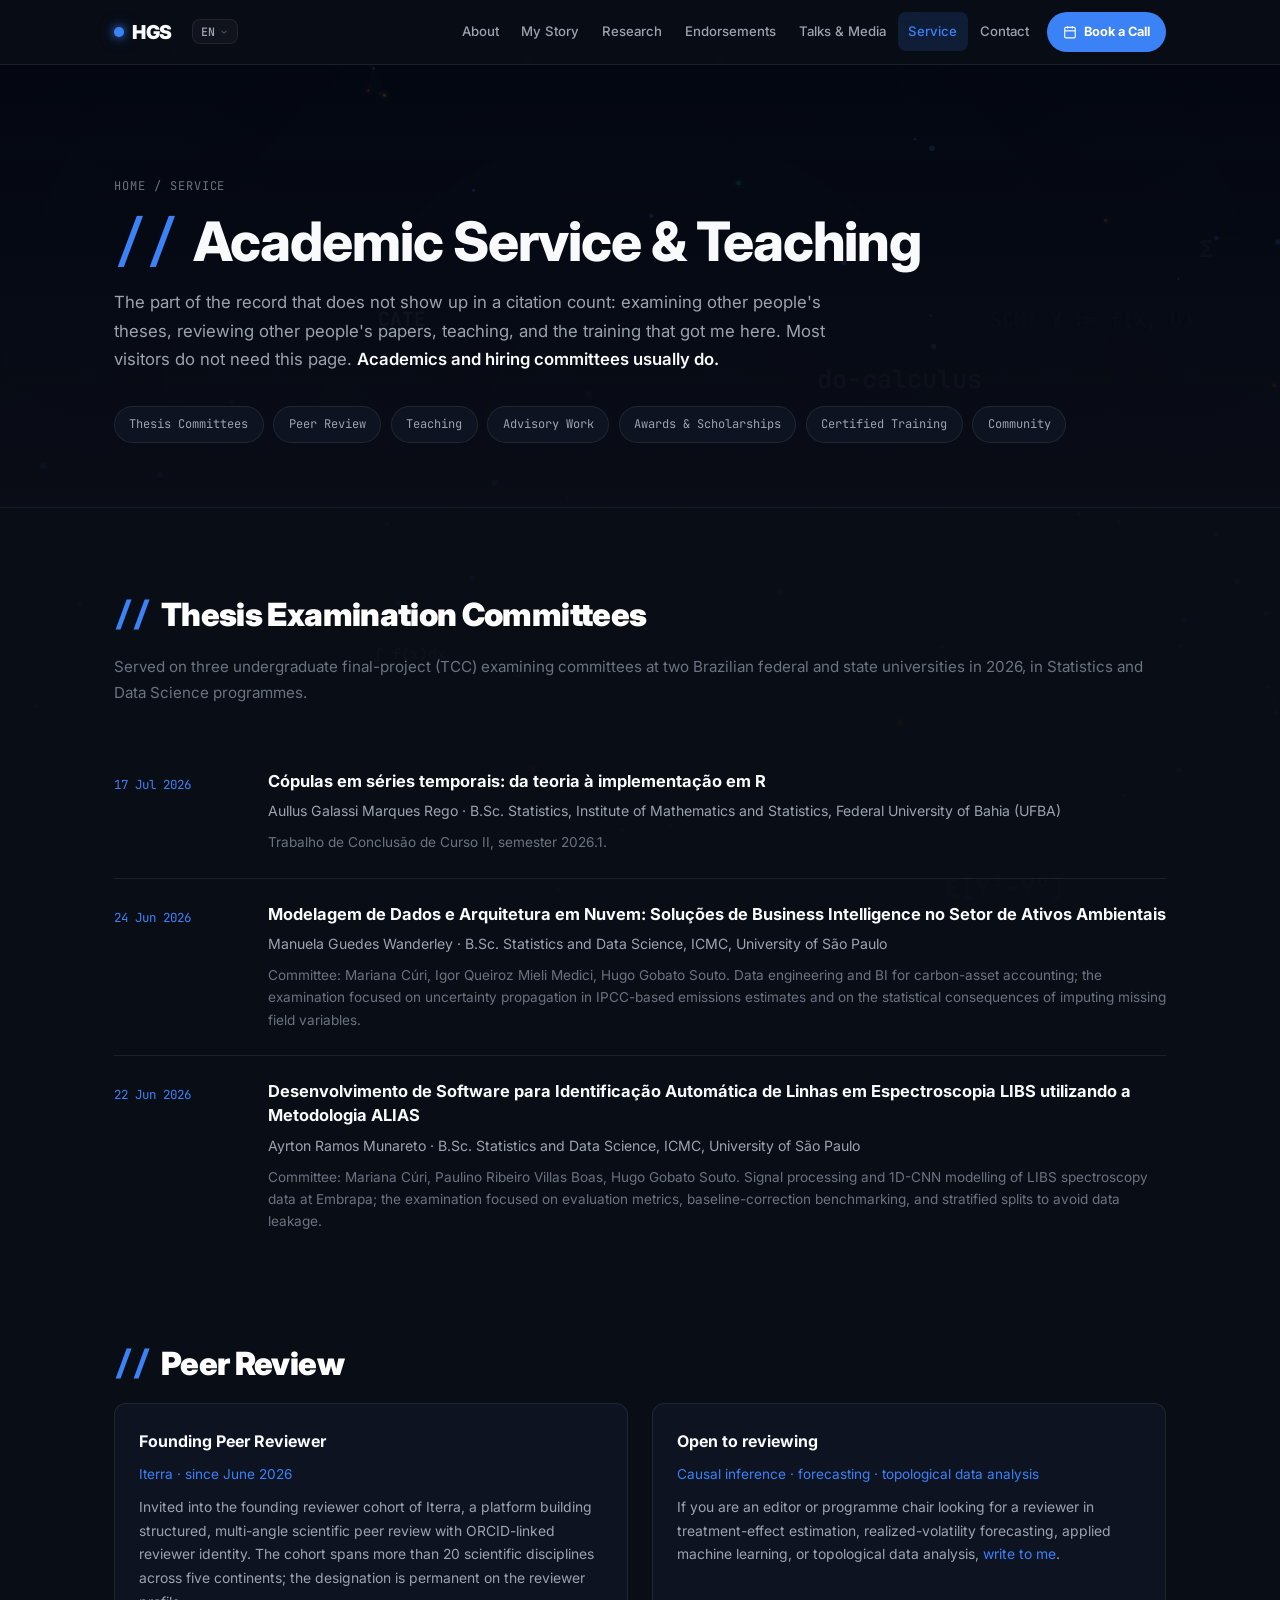
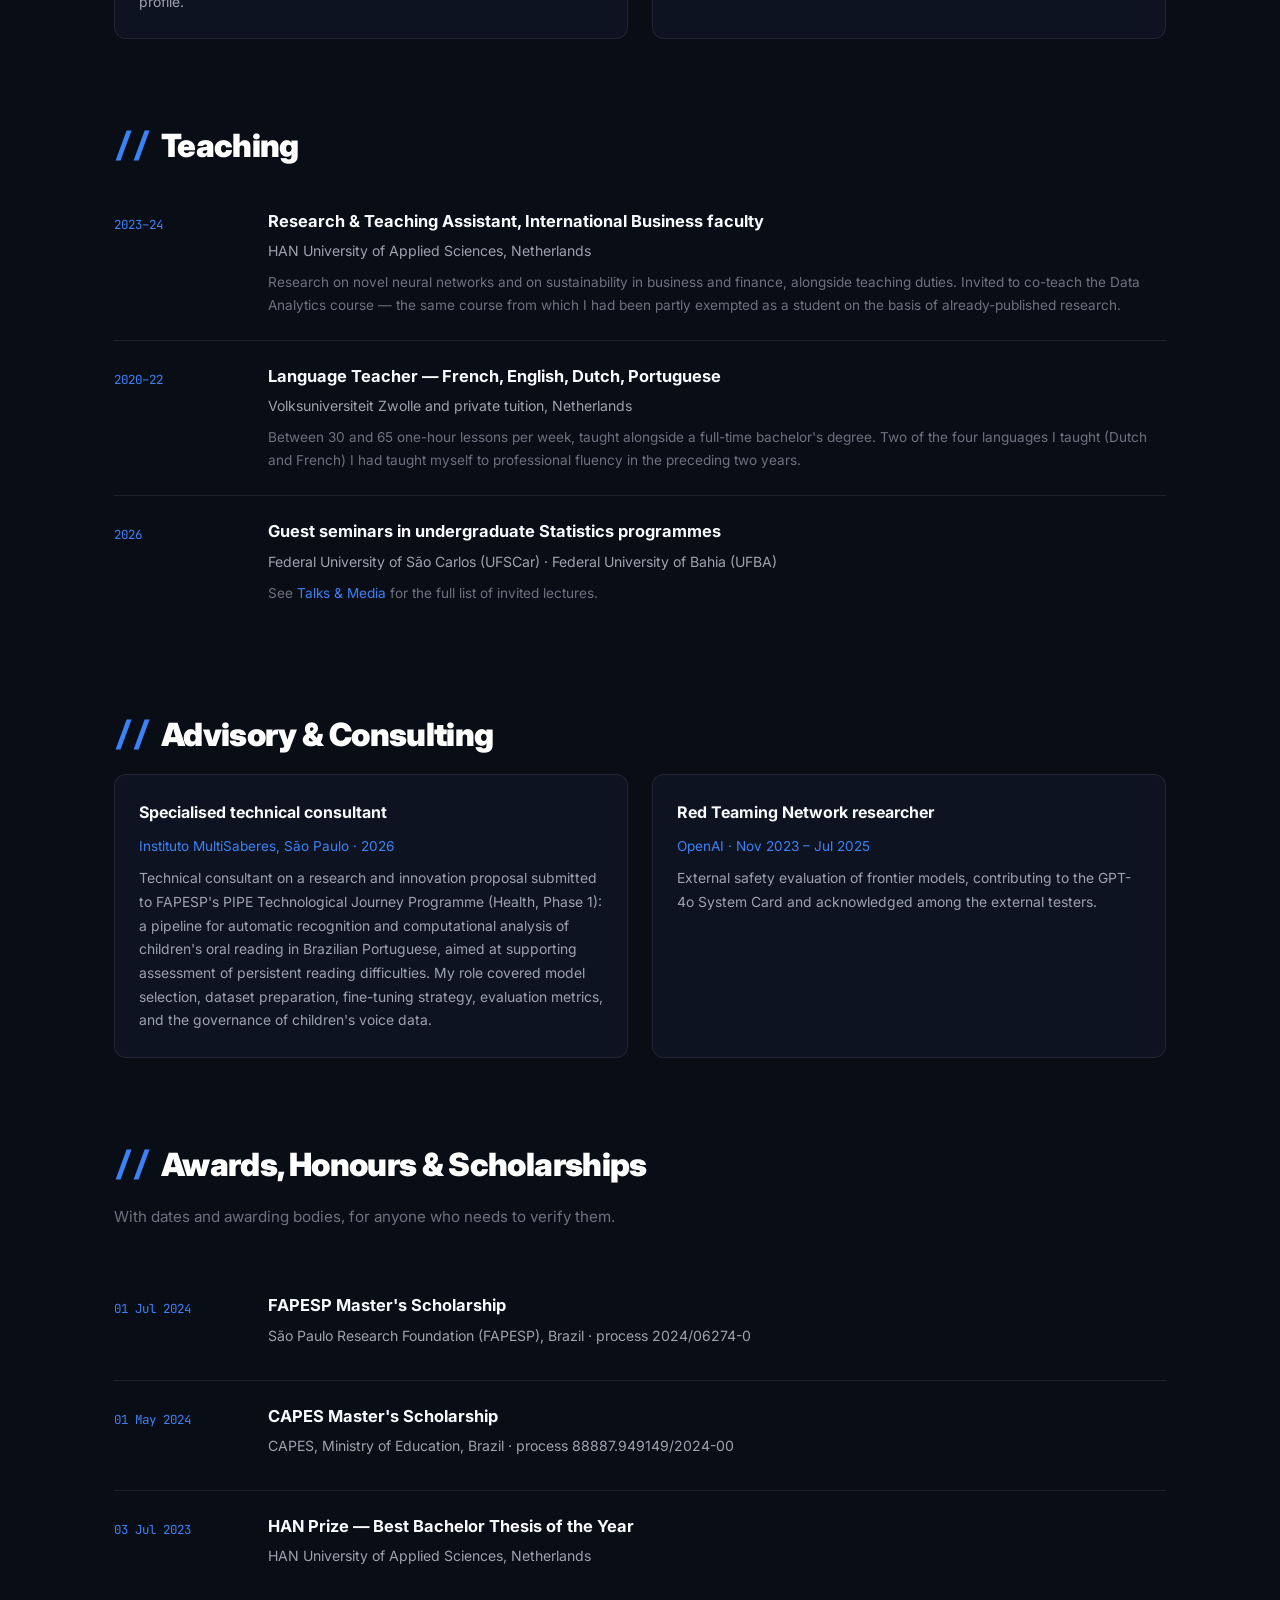
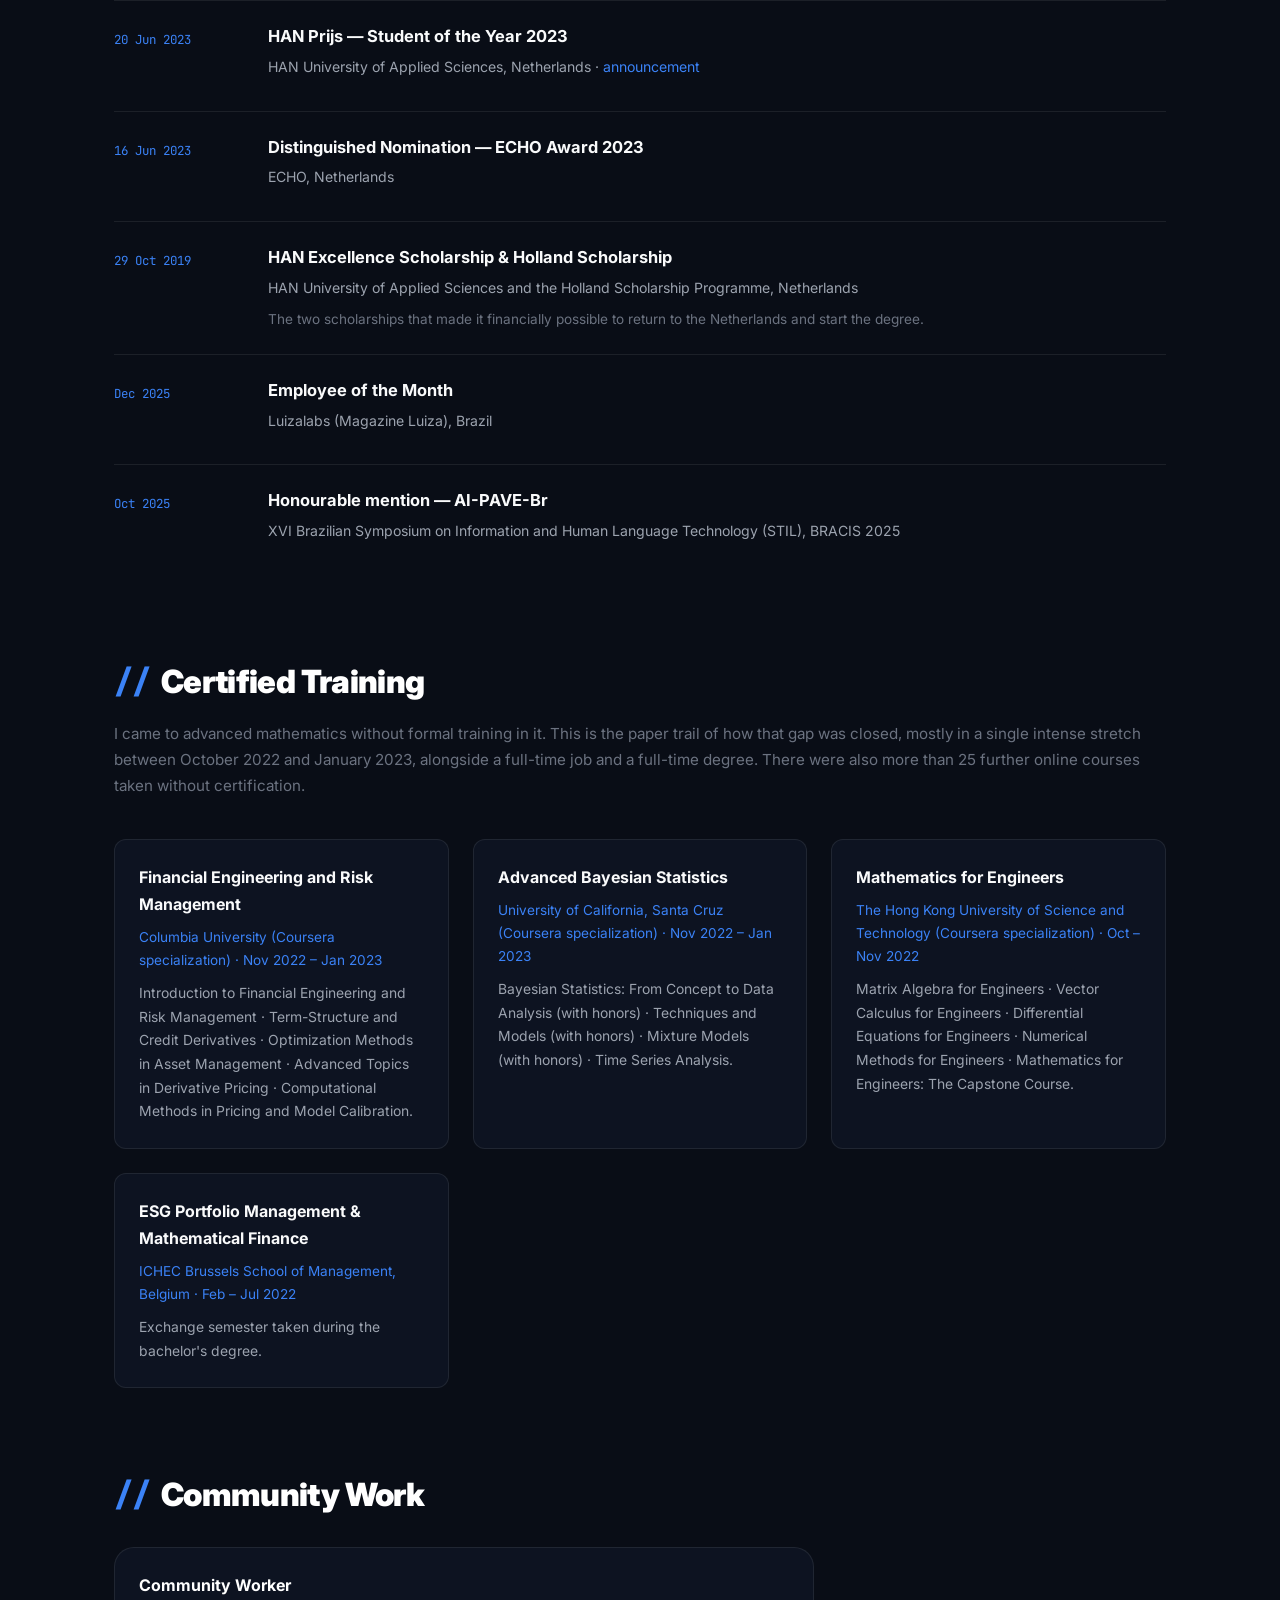
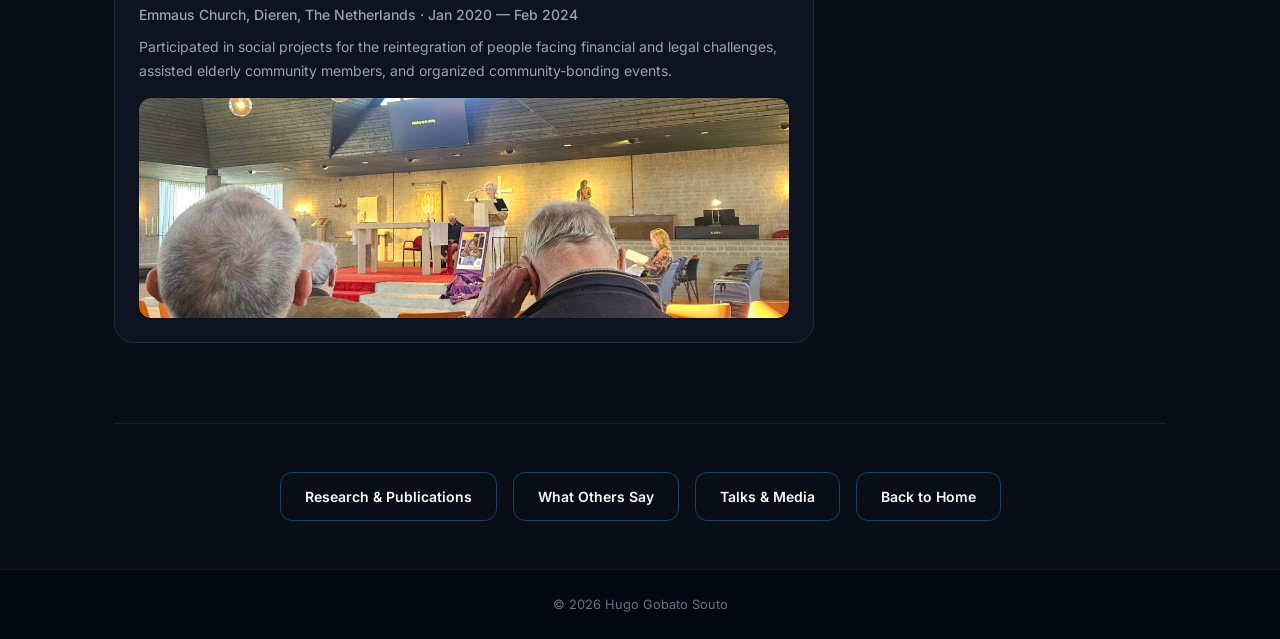
<file: service.html>
<!DOCTYPE html>
<html lang="en">
<head>
    <meta charset="UTF-8">
    <meta name="viewport" content="width=device-width, initial-scale=1.0">
    <title>Academic Service &amp; Teaching | Hugo Gobato Souto</title>
    <meta name="description" content="Thesis committees, peer review, teaching, advisory work, awards and scholarships, and community service of Hugo Gobato Souto.">
    <link rel="preconnect" href="https://fonts.googleapis.com">
    <link rel="preconnect" href="https://fonts.gstatic.com" crossorigin>
    <link href="https://fonts.googleapis.com/css2?family=Inter:wght@300;400;500;600;700;800;900&family=JetBrains+Mono:wght@400;500&display=swap" rel="stylesheet">
    <link rel="stylesheet" href="assets/css/style.css?v=1.3.0">
    <link rel="stylesheet" href="assets/css/pages.css?v=1.3.0">
</head>
<body>
    <canvas id="topology-canvas"></canvas>

    <nav class="navbar" id="navbar">
        <div class="nav-container">
            <div class="nav-left">
                <a href="index.html" class="nav-logo"><span class="logo-node"></span>HGS</a>
                <div class="lang-selector">
                    <button class="lang-btn" id="lang-btn" aria-label="Select language">
                        <span class="lang-current">EN</span>
                        <svg width="10" height="10" viewBox="0 0 24 24" fill="none" stroke="currentColor" stroke-width="2" class="lang-caret"><path d="M6 9l6 6 6-6"/></svg>
                    </button>
                    <div class="lang-dropdown" id="lang-dropdown">
                        <button data-lang="en" class="lang-opt active">EN</button>
                        <button data-lang="pt" class="lang-opt">PT</button>
                        <button data-lang="fr" class="lang-opt">FR</button>
                        <button data-lang="nl" class="lang-opt">NL</button>
                        <button data-lang="es" class="lang-opt">ES</button>
                    </div>
                </div>
            </div>
            <button class="nav-toggle" id="nav-toggle" aria-label="Toggle navigation">
                <span></span><span></span><span></span>
            </button>
            <ul class="nav-menu" id="nav-menu">
                <li><a href="index.html#about" class="nav-link" data-i18n="nav_about">About</a></li>
                <li><a href="index.html#story" class="nav-link" data-i18n="nav_story">My Story</a></li>
                <li><a href="research.html" class="nav-link" data-i18n="nav_research">Research</a></li>
                <li><a href="endorsements.html" class="nav-link" data-i18n="nav_endorsements">Endorsements</a></li>
                <li><a href="talks.html" class="nav-link" data-i18n="nav_talks">Talks &amp; Media</a></li>
                <li><a href="service.html" class="nav-link current" data-i18n="nav_service">Service</a></li>
                <li><a href="index.html#contact" class="nav-link" data-i18n="nav_contact">Contact</a></li>
                <li><a href="https://calendar.app.google/HU95zSFkF8h31QZu7" target="_blank" rel="noopener" class="nav-cta"><svg width="14" height="14" viewBox="0 0 24 24" fill="none" stroke="currentColor" stroke-width="2" aria-hidden="true"><rect x="3" y="4" width="18" height="18" rx="2" ry="2"></rect><line x1="16" y1="2" x2="16" y2="6"></line><line x1="8" y1="2" x2="8" y2="6"></line><line x1="3" y1="10" x2="21" y2="10"></line></svg> <span data-i18n="nav_book">Book a Call</span></a></li>
            </ul>
        </div>
    </nav>

    <header class="page-header">
        <div class="container">
            <p class="breadcrumb"><a href="index.html" data-i18n="crumb_home">Home</a> / <span data-i18n="nav_service">Service</span></p>
            <h1><span class="title-accent">//</span> <span data-i18n="srv_title">Academic Service &amp; Teaching</span></h1>
            <p class="page-lede" data-i18n="srv_lede">
                The part of the record that does not show up in a citation count: examining other people's theses, reviewing
                other people's papers, teaching, and the training that got me here. Most visitors do not need this page.
                <strong>Academics and hiring committees usually do.</strong>
            </p>
            <div class="page-jump">
                <a href="#committees" data-i18n="srv_jump_com">Thesis Committees</a>
                <a href="#review" data-i18n="srv_jump_rev">Peer Review</a>
                <a href="#teaching" data-i18n="srv_jump_tea">Teaching</a>
                <a href="#advisory" data-i18n="srv_jump_adv">Advisory Work</a>
                <a href="#awards" data-i18n="srv_jump_awa">Awards &amp; Scholarships</a>
                <a href="#training" data-i18n="srv_jump_tra">Certified Training</a>
                <a href="#community" data-i18n="srv_jump_com2">Community</a>
            </div>
        </div>
    </header>

    <section class="section">
        <div class="container">

            <!-- ============ COMMITTEES ============ -->
            <h2 class="section-title" id="committees"><span class="title-accent">//</span> <span data-i18n="srv_com_title">Thesis Examination Committees</span></h2>
            <p class="section-subtitle" data-i18n="srv_com_sub">
                Served on three undergraduate final-project (TCC) examining committees at two Brazilian federal and state
                universities in 2026, in Statistics and Data Science programmes.
            </p>

            <div style="margin-bottom: 5rem;">
                <div class="entry-card">
                    <div class="entry-date">17 Jul 2026</div>
                    <div class="entry-body">
                        <h3>Cópulas em séries temporais: da teoria à implementação em R</h3>
                        <p class="entry-venue">Aullus Galassi Marques Rego &middot; B.Sc. Statistics, Institute of Mathematics and Statistics, Federal University of Bahia (UFBA)</p>
                        <p class="entry-note" data-i18n="srv_com3_note">Trabalho de Conclusão de Curso II, semester 2026.1.</p>
                    </div>
                </div>
                <div class="entry-card">
                    <div class="entry-date">24 Jun 2026</div>
                    <div class="entry-body">
                        <h3>Modelagem de Dados e Arquitetura em Nuvem: Soluções de Business Intelligence no Setor de Ativos Ambientais</h3>
                        <p class="entry-venue">Manuela Guedes Wanderley &middot; B.Sc. Statistics and Data Science, ICMC, University of São Paulo</p>
                        <p class="entry-note" data-i18n="srv_com2_note">Committee: Mariana Cúri, Igor Queiroz Mieli Medici, Hugo Gobato Souto. Data engineering and BI for carbon-asset accounting; the examination focused on uncertainty propagation in IPCC-based emissions estimates and on the statistical consequences of imputing missing field variables.</p>
                    </div>
                </div>
                <div class="entry-card">
                    <div class="entry-date">22 Jun 2026</div>
                    <div class="entry-body">
                        <h3>Desenvolvimento de Software para Identificação Automática de Linhas em Espectroscopia LIBS utilizando a Metodologia ALIAS</h3>
                        <p class="entry-venue">Ayrton Ramos Munareto &middot; B.Sc. Statistics and Data Science, ICMC, University of São Paulo</p>
                        <p class="entry-note" data-i18n="srv_com1_note">Committee: Mariana Cúri, Paulino Ribeiro Villas Boas, Hugo Gobato Souto. Signal processing and 1D-CNN modelling of LIBS spectroscopy data at Embrapa; the examination focused on evaluation metrics, baseline-correction benchmarking, and stratified splits to avoid data leakage.</p>
                    </div>
                </div>
            </div>

            <!-- ============ PEER REVIEW ============ -->
            <h2 class="section-title" id="review"><span class="title-accent">//</span> <span data-i18n="srv_rev_title">Peer Review</span></h2>

            <div class="card-grid" style="margin-bottom: 5rem;">
                <div class="service-card">
                    <h3>Founding Peer Reviewer</h3>
                    <p class="service-org">Iterra &middot; since June 2026</p>
                    <p data-i18n="srv_rev1">
                        Invited into the founding reviewer cohort of Iterra, a platform building structured, multi-angle
                        scientific peer review with ORCID-linked reviewer identity. The cohort spans more than 20 scientific
                        disciplines across five continents; the designation is permanent on the reviewer profile.
                    </p>
                </div>
                <div class="service-card">
                    <h3 data-i18n="srv_rev2_t">Open to reviewing</h3>
                    <p class="service-org" data-i18n="srv_rev2_o">Causal inference · forecasting · topological data analysis</p>
                    <p data-i18n="srv_rev2">
                        If you are an editor or programme chair looking for a reviewer in treatment-effect estimation,
                        realized-volatility forecasting, applied machine learning, or topological data analysis,
                        <a href="mailto:hugogobatosouto@gmail.com?subject=Review%20invitation">write to me</a>.
                    </p>
                </div>
            </div>

            <!-- ============ TEACHING ============ -->
            <h2 class="section-title" id="teaching"><span class="title-accent">//</span> <span data-i18n="srv_tea_title">Teaching</span></h2>

            <div style="margin-bottom: 5rem;">
                <div class="entry-card">
                    <div class="entry-date">2023&ndash;24</div>
                    <div class="entry-body">
                        <h3>Research &amp; Teaching Assistant, International Business faculty</h3>
                        <p class="entry-venue">HAN University of Applied Sciences, Netherlands</p>
                        <p class="entry-note" data-i18n="srv_tea1">
                            Research on novel neural networks and on sustainability in business and finance, alongside teaching
                            duties. Invited to co-teach the Data Analytics course &mdash; the same course from which I had been
                            partly exempted as a student on the basis of already-published research.
                        </p>
                    </div>
                </div>
                <div class="entry-card">
                    <div class="entry-date">2020&ndash;22</div>
                    <div class="entry-body">
                        <h3>Language Teacher &mdash; French, English, Dutch, Portuguese</h3>
                        <p class="entry-venue">Volksuniversiteit Zwolle and private tuition, Netherlands</p>
                        <p class="entry-note" data-i18n="srv_tea2">
                            Between 30 and 65 one-hour lessons per week, taught alongside a full-time bachelor's degree.
                            Two of the four languages I taught (Dutch and French) I had taught myself to professional fluency
                            in the preceding two years.
                        </p>
                    </div>
                </div>
                <div class="entry-card">
                    <div class="entry-date">2026</div>
                    <div class="entry-body">
                        <h3>Guest seminars in undergraduate Statistics programmes</h3>
                        <p class="entry-venue">Federal University of São Carlos (UFSCar) &middot; Federal University of Bahia (UFBA)</p>
                        <p class="entry-note" data-i18n="srv_tea3">
                            See <a href="talks.html#invited">Talks &amp; Media</a> for the full list of invited lectures.
                        </p>
                    </div>
                </div>
            </div>

            <!-- ============ ADVISORY ============ -->
            <h2 class="section-title" id="advisory"><span class="title-accent">//</span> <span data-i18n="srv_adv_title">Advisory &amp; Consulting</span></h2>

            <div class="card-grid" style="margin-bottom: 5rem;">
                <div class="service-card">
                    <h3 data-i18n="srv_adv1_t">Specialised technical consultant</h3>
                    <p class="service-org">Instituto MultiSaberes, São Paulo &middot; 2026</p>
                    <p data-i18n="srv_adv1">
                        Technical consultant on a research and innovation proposal submitted to FAPESP's PIPE Technological
                        Journey Programme (Health, Phase 1): a pipeline for automatic recognition and computational analysis of
                        children's oral reading in Brazilian Portuguese, aimed at supporting assessment of persistent reading
                        difficulties. My role covered model selection, dataset preparation, fine-tuning strategy, evaluation
                        metrics, and the governance of children's voice data.
                    </p>
                </div>
                <div class="service-card">
                    <h3 data-i18n="srv_adv2_t">Red Teaming Network researcher</h3>
                    <p class="service-org">OpenAI &middot; Nov 2023 &ndash; Jul 2025</p>
                    <p data-i18n="srv_adv2">
                        External safety evaluation of frontier models, contributing to the GPT-4o System Card and acknowledged
                        among the external testers.
                    </p>
                </div>
            </div>

            <!-- ============ AWARDS ============ -->
            <h2 class="section-title" id="awards"><span class="title-accent">//</span> <span data-i18n="srv_awa_title">Awards, Honours &amp; Scholarships</span></h2>
            <p class="section-subtitle" data-i18n="srv_awa_sub">With dates and awarding bodies, for anyone who needs to verify them.</p>

            <div style="margin-bottom: 5rem;">
                <div class="entry-card">
                    <div class="entry-date">01 Jul 2024</div>
                    <div class="entry-body">
                        <h3>FAPESP Master's Scholarship</h3>
                        <p class="entry-venue">São Paulo Research Foundation (FAPESP), Brazil &middot; process 2024/06274-0</p>
                    </div>
                </div>
                <div class="entry-card">
                    <div class="entry-date">01 May 2024</div>
                    <div class="entry-body">
                        <h3>CAPES Master's Scholarship</h3>
                        <p class="entry-venue">CAPES, Ministry of Education, Brazil &middot; process 88887.949149/2024-00</p>
                    </div>
                </div>
                <div class="entry-card">
                    <div class="entry-date">03 Jul 2023</div>
                    <div class="entry-body">
                        <h3>HAN Prize &mdash; Best Bachelor Thesis of the Year</h3>
                        <p class="entry-venue">HAN University of Applied Sciences, Netherlands</p>
                    </div>
                </div>
                <div class="entry-card">
                    <div class="entry-date">20 Jun 2023</div>
                    <div class="entry-body">
                        <h3>HAN Prijs &mdash; Student of the Year 2023</h3>
                        <p class="entry-venue">HAN University of Applied Sciences, Netherlands &middot; <a href="https://www.han.nl/artikelen/2023/08/winnaars-han-prijs-2023/" target="_blank" rel="noopener">announcement</a></p>
                    </div>
                </div>
                <div class="entry-card">
                    <div class="entry-date">16 Jun 2023</div>
                    <div class="entry-body">
                        <h3>Distinguished Nomination &mdash; ECHO Award 2023</h3>
                        <p class="entry-venue">ECHO, Netherlands</p>
                    </div>
                </div>
                <div class="entry-card">
                    <div class="entry-date">29 Oct 2019</div>
                    <div class="entry-body">
                        <h3>HAN Excellence Scholarship &amp; Holland Scholarship</h3>
                        <p class="entry-venue">HAN University of Applied Sciences and the Holland Scholarship Programme, Netherlands</p>
                        <p class="entry-note" data-i18n="srv_awa_holland">The two scholarships that made it financially possible to return to the Netherlands and start the degree.</p>
                    </div>
                </div>
                <div class="entry-card">
                    <div class="entry-date">Dec 2025</div>
                    <div class="entry-body">
                        <h3>Employee of the Month</h3>
                        <p class="entry-venue">Luizalabs (Magazine Luiza), Brazil</p>
                    </div>
                </div>
                <div class="entry-card">
                    <div class="entry-date">Oct 2025</div>
                    <div class="entry-body">
                        <h3>Honourable mention &mdash; AI-PAVE-Br</h3>
                        <p class="entry-venue">XVI Brazilian Symposium on Information and Human Language Technology (STIL), BRACIS 2025</p>
                    </div>
                </div>
            </div>

            <!-- ============ TRAINING ============ -->
            <h2 class="section-title" id="training"><span class="title-accent">//</span> <span data-i18n="srv_tra_title">Certified Training</span></h2>
            <p class="section-subtitle" data-i18n="srv_tra_sub">
                I came to advanced mathematics without formal training in it. This is the paper trail of how that gap was
                closed, mostly in a single intense stretch between October 2022 and January 2023, alongside a full-time job
                and a full-time degree. There were also more than 25 further online courses taken without certification.
            </p>

            <div class="card-grid">
                <div class="service-card">
                    <h3>Financial Engineering and Risk Management</h3>
                    <p class="service-org">Columbia University (Coursera specialization) &middot; Nov 2022 &ndash; Jan 2023</p>
                    <p data-i18n="srv_tra1">
                        Introduction to Financial Engineering and Risk Management · Term-Structure and Credit Derivatives ·
                        Optimization Methods in Asset Management · Advanced Topics in Derivative Pricing ·
                        Computational Methods in Pricing and Model Calibration.
                    </p>
                </div>
                <div class="service-card">
                    <h3>Advanced Bayesian Statistics</h3>
                    <p class="service-org">University of California, Santa Cruz (Coursera specialization) &middot; Nov 2022 &ndash; Jan 2023</p>
                    <p data-i18n="srv_tra2">
                        Bayesian Statistics: From Concept to Data Analysis (with honors) · Techniques and Models (with honors) ·
                        Mixture Models (with honors) · Time Series Analysis.
                    </p>
                </div>
                <div class="service-card">
                    <h3>Mathematics for Engineers</h3>
                    <p class="service-org">The Hong Kong University of Science and Technology (Coursera specialization) &middot; Oct &ndash; Nov 2022</p>
                    <p data-i18n="srv_tra3">
                        Matrix Algebra for Engineers · Vector Calculus for Engineers · Differential Equations for Engineers ·
                        Numerical Methods for Engineers · Mathematics for Engineers: The Capstone Course.
                    </p>
                </div>
                <div class="service-card">
                    <h3>ESG Portfolio Management &amp; Mathematical Finance</h3>
                    <p class="service-org">ICHEC Brussels School of Management, Belgium &middot; Feb &ndash; Jul 2022</p>
                    <p data-i18n="srv_tra4">
                        Exchange semester taken during the bachelor's degree.
                    </p>
                </div>
            </div>

            <!-- ============ COMMUNITY ============ -->
            <h2 class="section-title" id="community" style="margin-top: 5rem;"><span class="title-accent">//</span> <span data-i18n="srv_com2_title">Community Work</span></h2>

            <div class="social-card">
                <h3 data-i18n="community_role">Community Worker</h3>
                <p class="social-org" data-i18n="community_org">Emmaus Church, Dieren, The Netherlands &middot; Jan 2020 &mdash; Feb 2024</p>
                <p data-i18n="community_desc">Participated in social projects for the reintegration of people facing financial and legal challenges, assisted elderly community members, and organized community-bonding events.</p>
                <div class="social-image">
                    <img src="assets/images/emmaus-community.jpg" alt="Emmaus Church in Dieren, The Netherlands" loading="lazy">
                </div>
            </div>

        </div>
    </section>

    <div class="page-footer-band">
      <div class="container">
        <div class="page-footer-nav">
            <a href="research.html" class="btn btn-outline" data-i18n="pfn_research">Research &amp; Publications</a>
            <a href="endorsements.html" class="btn btn-outline" data-i18n="pfn_end">What Others Say</a>
            <a href="talks.html" class="btn btn-outline" data-i18n="pfn_talks">Talks &amp; Media</a>
            <a href="index.html" class="btn btn-outline" data-i18n="pfn_home">Back to Home</a>
        </div>
      </div>
    </div>

    <footer class="footer">
        <div class="container">
            <p data-i18n="footer_text">&copy; 2025 Hugo Gobato Souto</p>
        </div>
    </footer>

    <div class="lightbox" id="lightbox">
        <button class="lightbox-close" id="lightbox-close" aria-label="Close">&times;</button>
        <img class="lightbox-img" id="lightbox-img" alt="">
        <p class="lightbox-caption" id="lightbox-caption"></p>
    </div>

    <script src="assets/js/translations.js?v=1.3.0"></script>
    <script src="assets/js/main.js?v=1.3.0"></script>
</body>
</html>
</file>
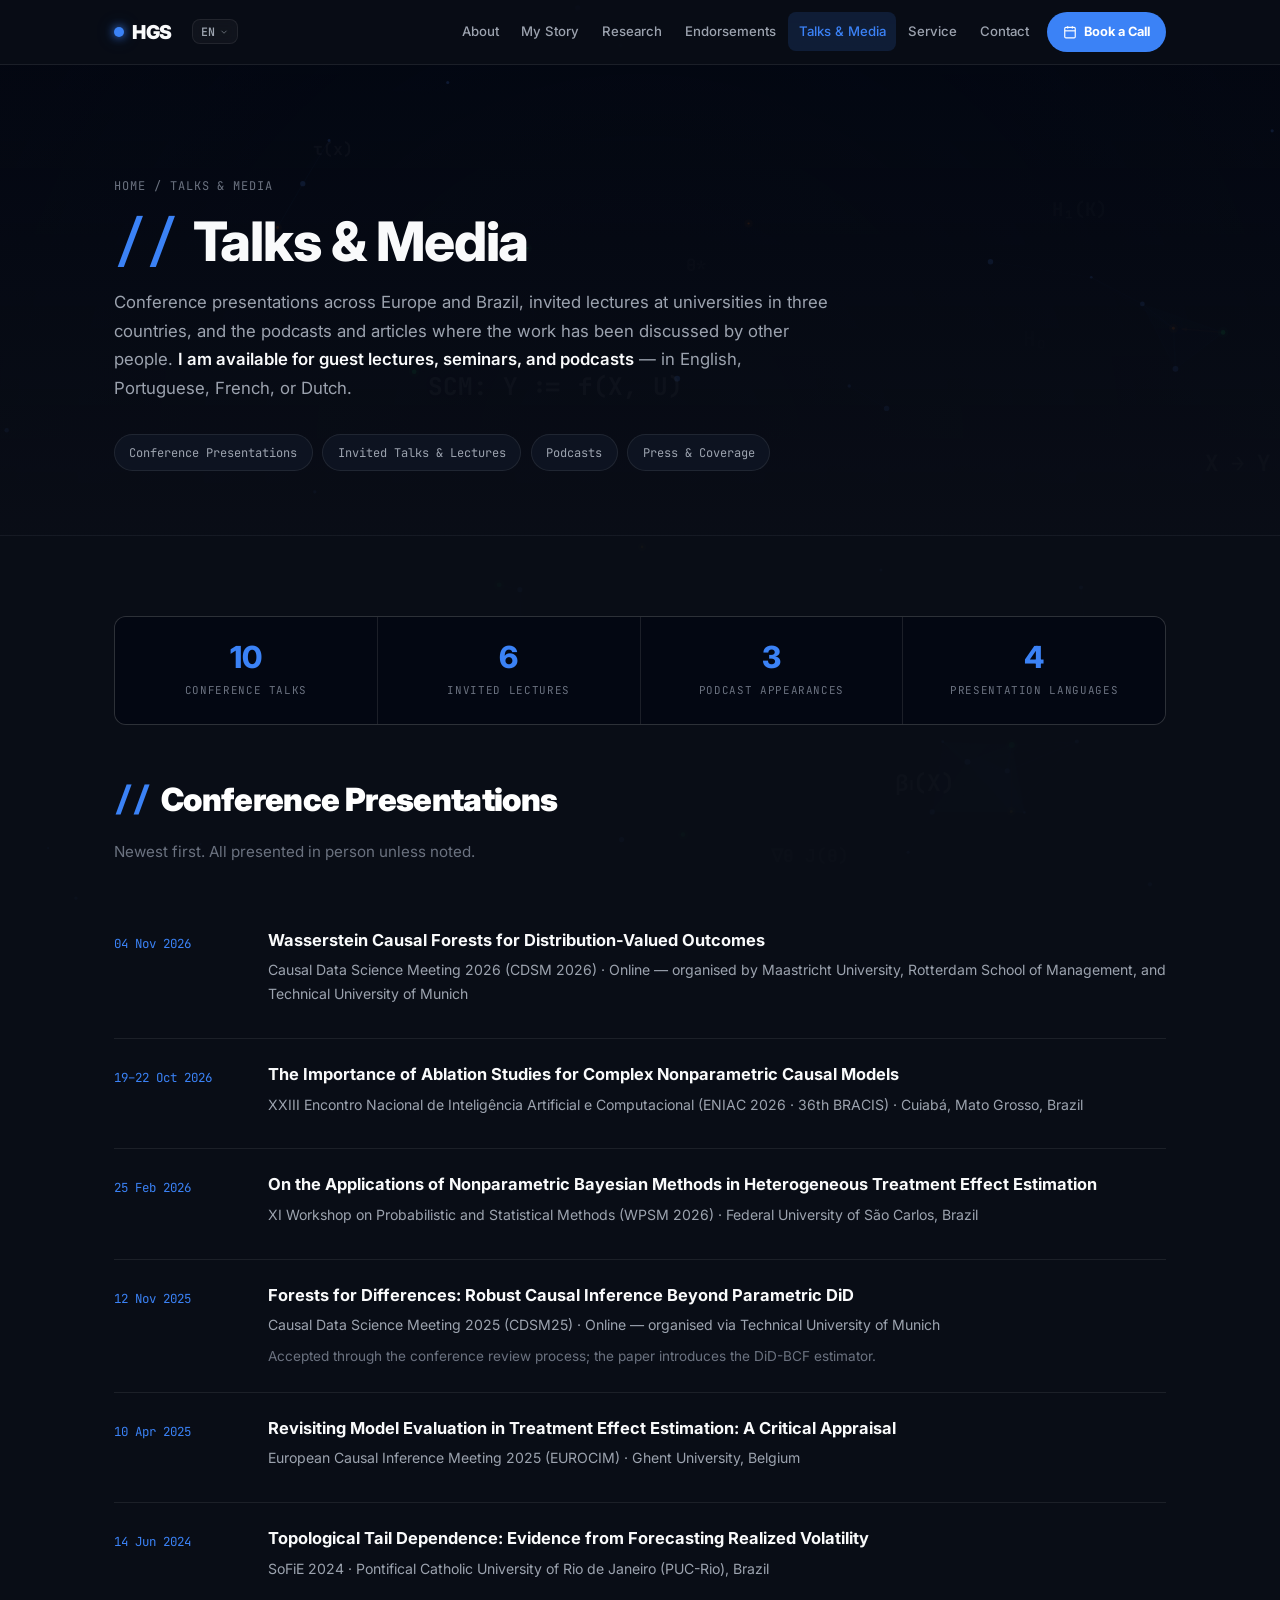
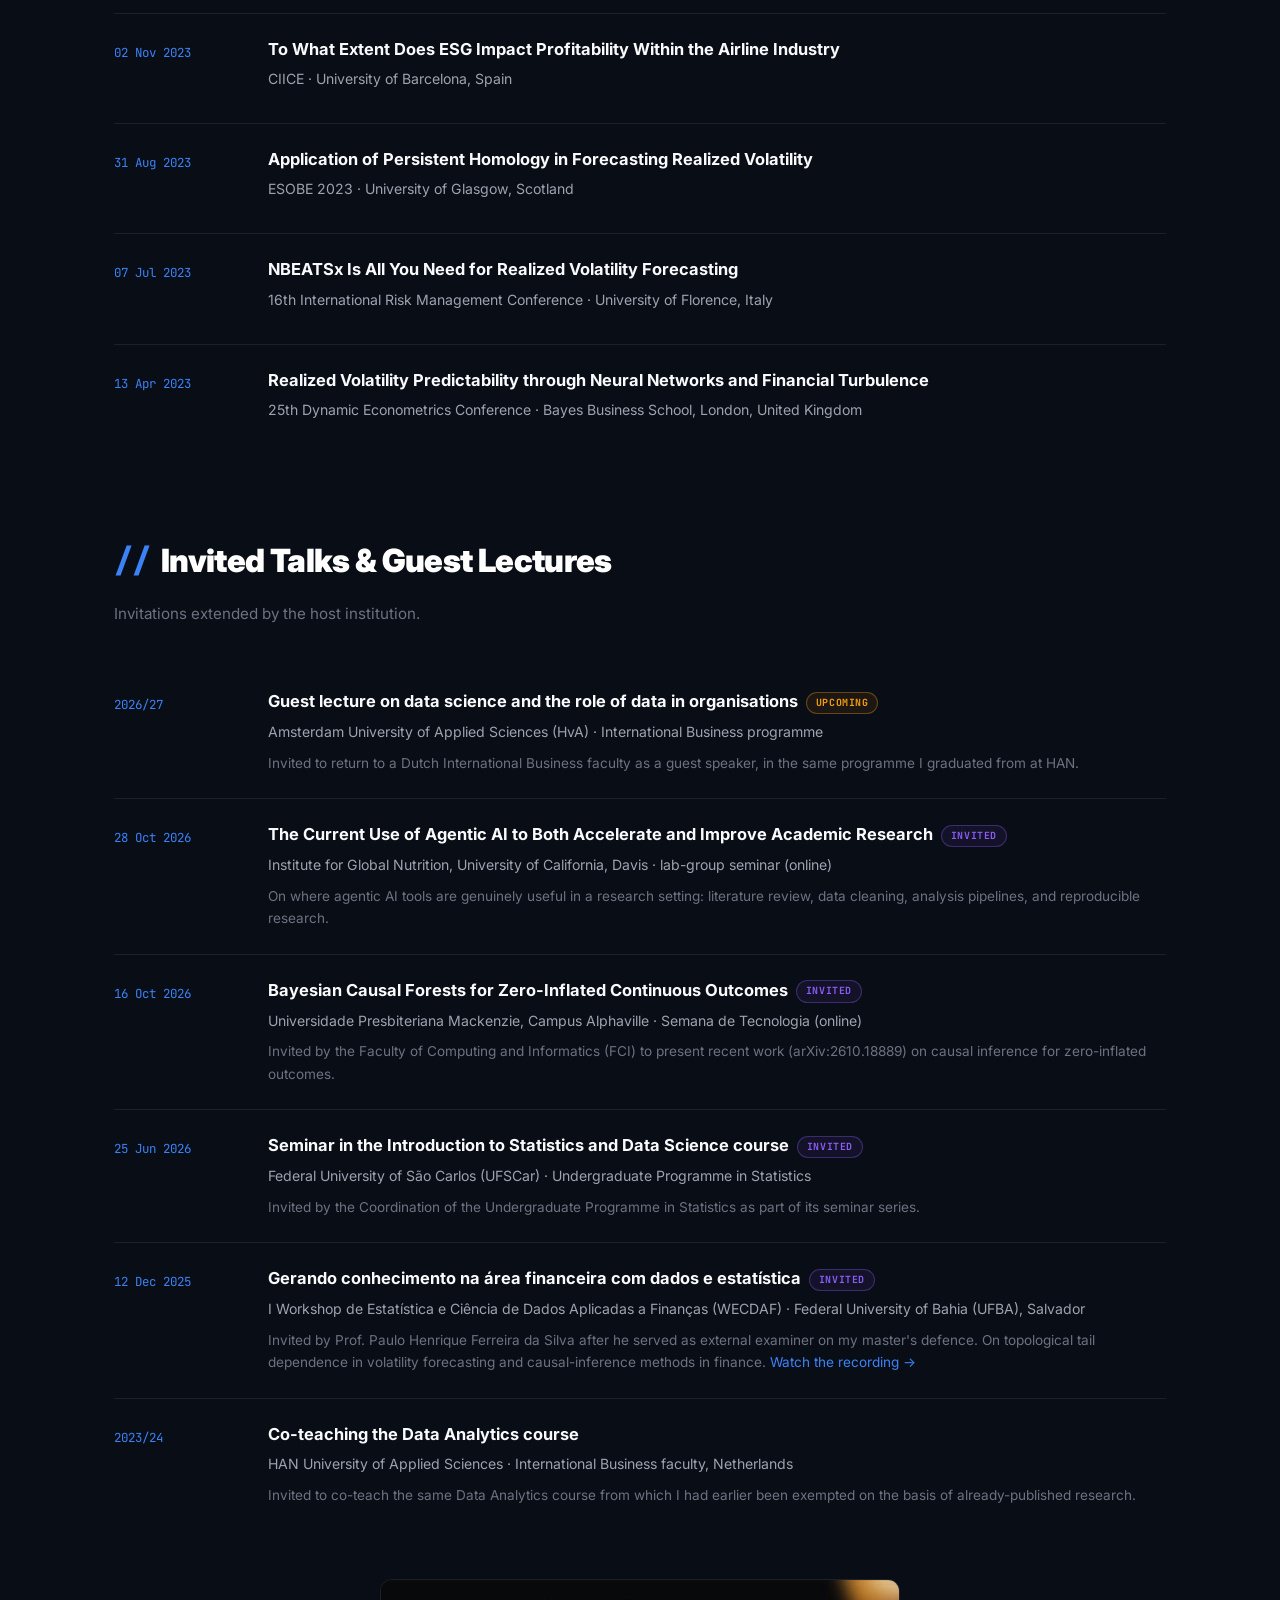
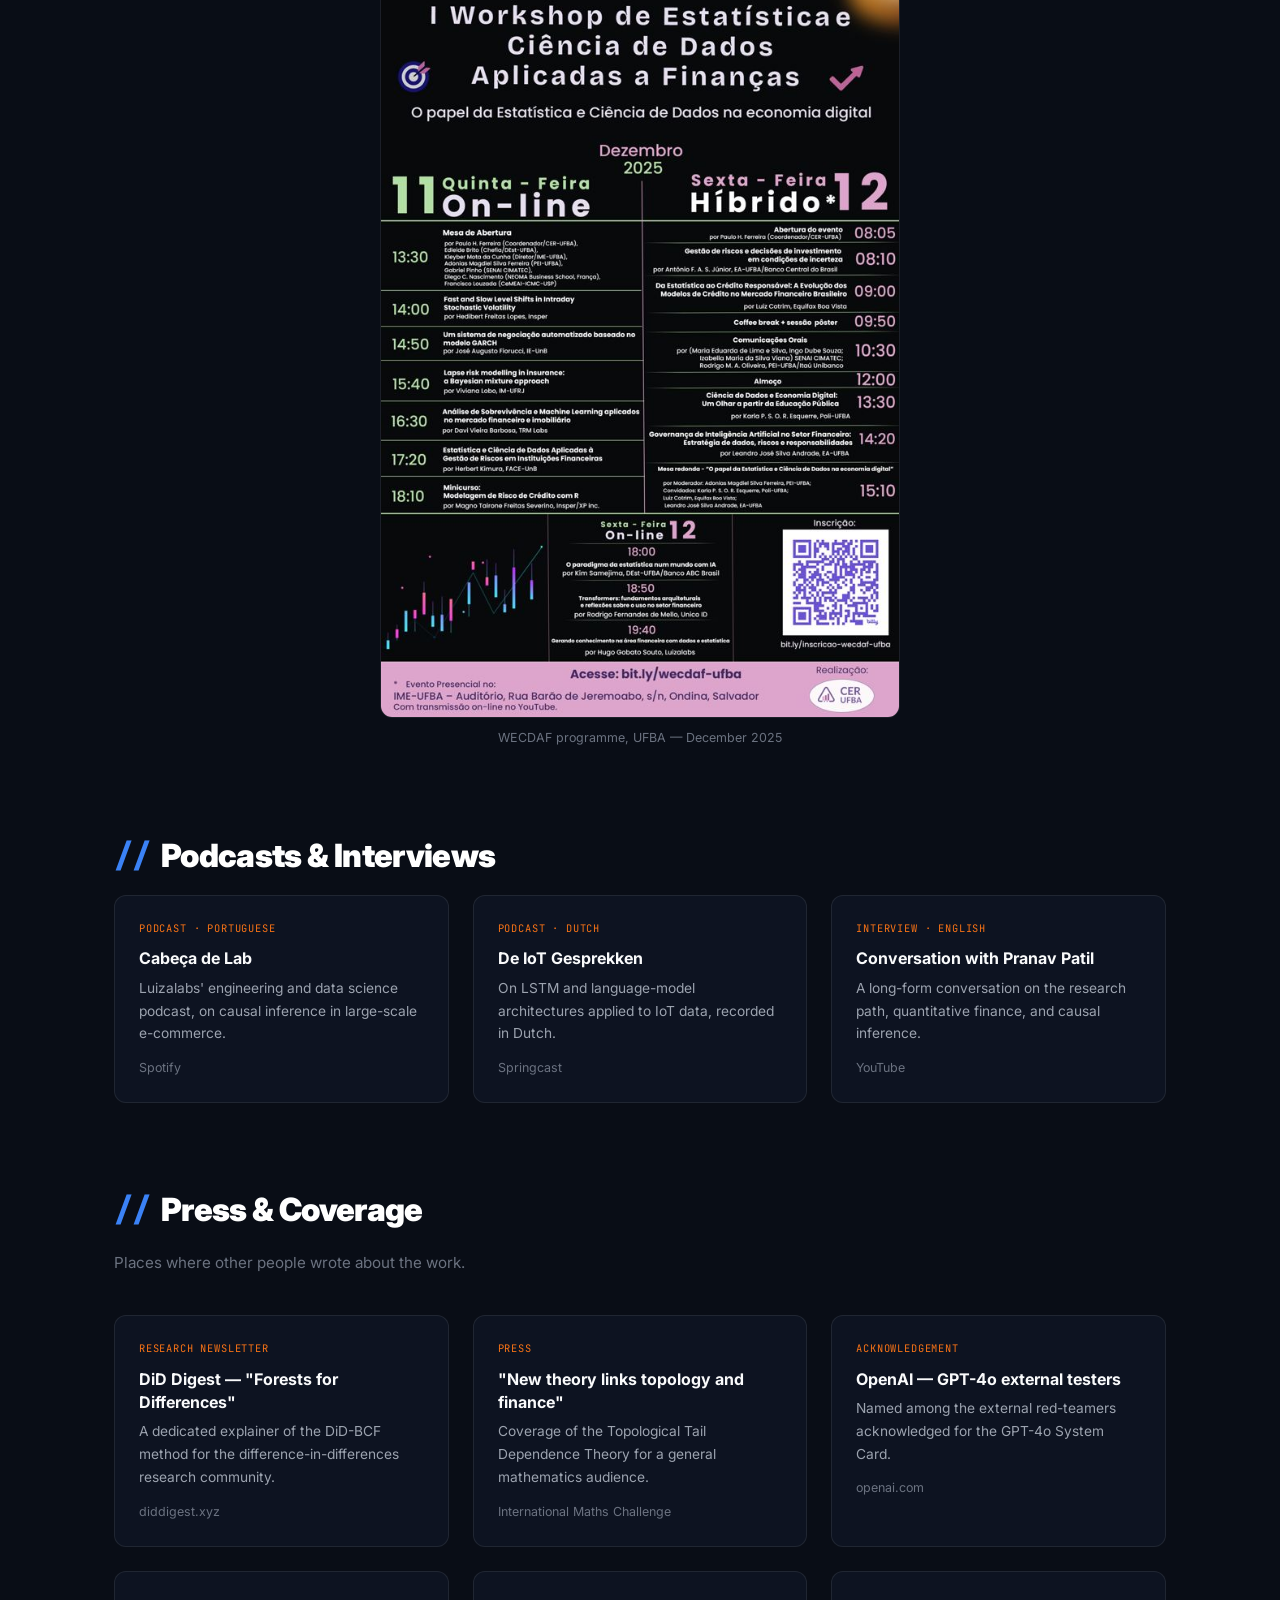
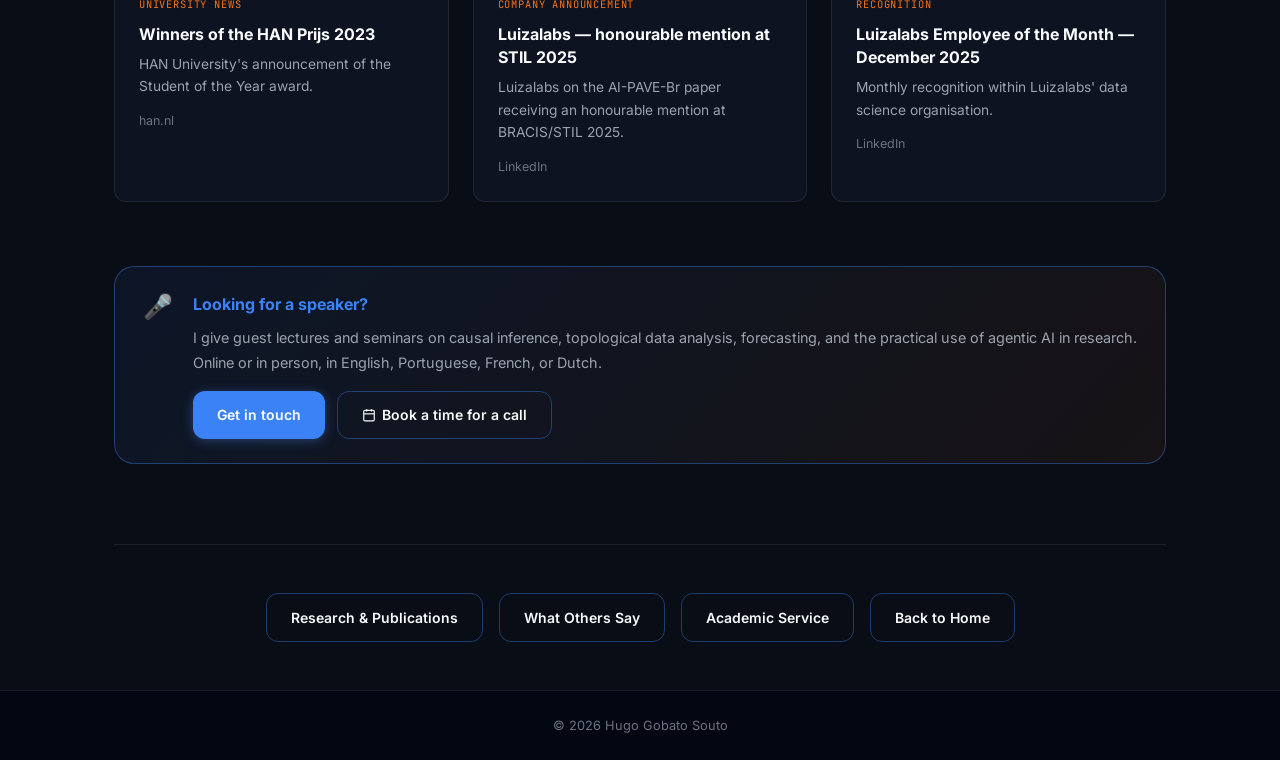
<file: talks.html>
<!DOCTYPE html>
<html lang="en">
<head>
    <meta charset="UTF-8">
    <meta name="viewport" content="width=device-width, initial-scale=1.0">
    <title>Talks &amp; Media | Hugo Gobato Souto</title>
    <meta name="description" content="Conference presentations, invited talks, guest lectures, podcast appearances, and press coverage of Hugo Gobato Souto's research.">
    <link rel="preconnect" href="https://fonts.googleapis.com">
    <link rel="preconnect" href="https://fonts.gstatic.com" crossorigin>
    <link href="https://fonts.googleapis.com/css2?family=Inter:wght@300;400;500;600;700;800;900&family=JetBrains+Mono:wght@400;500&display=swap" rel="stylesheet">
    <link rel="stylesheet" href="assets/css/style.css?v=1.3.0">
    <link rel="stylesheet" href="assets/css/pages.css?v=1.3.0">
</head>
<body>
    <canvas id="topology-canvas"></canvas>

    <nav class="navbar" id="navbar">
        <div class="nav-container">
            <div class="nav-left">
                <a href="index.html" class="nav-logo"><span class="logo-node"></span>HGS</a>
                <div class="lang-selector">
                    <button class="lang-btn" id="lang-btn" aria-label="Select language">
                        <span class="lang-current">EN</span>
                        <svg width="10" height="10" viewBox="0 0 24 24" fill="none" stroke="currentColor" stroke-width="2" class="lang-caret"><path d="M6 9l6 6 6-6"/></svg>
                    </button>
                    <div class="lang-dropdown" id="lang-dropdown">
                        <button data-lang="en" class="lang-opt active">EN</button>
                        <button data-lang="pt" class="lang-opt">PT</button>
                        <button data-lang="fr" class="lang-opt">FR</button>
                        <button data-lang="nl" class="lang-opt">NL</button>
                        <button data-lang="es" class="lang-opt">ES</button>
                    </div>
                </div>
            </div>
            <button class="nav-toggle" id="nav-toggle" aria-label="Toggle navigation">
                <span></span><span></span><span></span>
            </button>
            <ul class="nav-menu" id="nav-menu">
                <li><a href="index.html#about" class="nav-link" data-i18n="nav_about">About</a></li>
                <li><a href="index.html#story" class="nav-link" data-i18n="nav_story">My Story</a></li>
                <li><a href="research.html" class="nav-link" data-i18n="nav_research">Research</a></li>
                <li><a href="endorsements.html" class="nav-link" data-i18n="nav_endorsements">Endorsements</a></li>
                <li><a href="talks.html" class="nav-link current" data-i18n="nav_talks">Talks &amp; Media</a></li>
                <li><a href="service.html" class="nav-link" data-i18n="nav_service">Service</a></li>
                <li><a href="index.html#contact" class="nav-link" data-i18n="nav_contact">Contact</a></li>
                <li><a href="https://calendar.app.google/HU95zSFkF8h31QZu7" target="_blank" rel="noopener" class="nav-cta"><svg width="14" height="14" viewBox="0 0 24 24" fill="none" stroke="currentColor" stroke-width="2" aria-hidden="true"><rect x="3" y="4" width="18" height="18" rx="2" ry="2"></rect><line x1="16" y1="2" x2="16" y2="6"></line><line x1="8" y1="2" x2="8" y2="6"></line><line x1="3" y1="10" x2="21" y2="10"></line></svg> <span data-i18n="nav_book">Book a Call</span></a></li>
            </ul>
        </div>
    </nav>

    <header class="page-header">
        <div class="container">
            <p class="breadcrumb"><a href="index.html" data-i18n="crumb_home">Home</a> / <span data-i18n="nav_talks">Talks &amp; Media</span></p>
            <h1><span class="title-accent">//</span> <span data-i18n="talks_title">Talks &amp; Media</span></h1>
            <p class="page-lede" data-i18n="talks_lede">
                Conference presentations across Europe and Brazil, invited lectures at universities in three countries,
                and the podcasts and articles where the work has been discussed by other people.
                <strong>I am available for guest lectures, seminars, and podcasts</strong> &mdash; in English, Portuguese, French, or Dutch.
            </p>
            <div class="page-jump">
                <a href="#conferences" data-i18n="talks_jump_conf">Conference Presentations</a>
                <a href="#invited" data-i18n="talks_jump_inv">Invited Talks &amp; Lectures</a>
                <a href="#podcasts" data-i18n="talks_jump_pod">Podcasts</a>
                <a href="#press" data-i18n="talks_jump_press">Press &amp; Coverage</a>
            </div>
        </div>
    </header>

    <section class="section">
        <div class="container">

            <div class="fact-strip">
                <div class="fact"><span class="fact-number">10</span><span class="fact-label" data-i18n="talks_fact_conf">Conference talks</span></div>
                <div class="fact"><span class="fact-number">6</span><span class="fact-label" data-i18n="talks_fact_inv">Invited lectures</span></div>
                <div class="fact"><span class="fact-number">3</span><span class="fact-label" data-i18n="talks_fact_pod">Podcast appearances</span></div>
                <div class="fact"><span class="fact-number">4</span><span class="fact-label" data-i18n="talks_fact_lang">Presentation languages</span></div>
            </div>

            <!-- ============ CONFERENCES ============ -->
            <h2 class="section-title" id="conferences"><span class="title-accent">//</span> <span data-i18n="talks_conf_title">Conference Presentations</span></h2>
            <p class="section-subtitle" data-i18n="talks_conf_sub">Newest first. All presented in person unless noted.</p>

            <div style="margin-bottom: 5rem;">
                <div class="entry-card">
                    <div class="entry-date">04 Nov 2026</div>
                    <div class="entry-body">
                        <h3>Wasserstein Causal Forests for Distribution-Valued Outcomes</h3>
                        <p class="entry-venue">Causal Data Science Meeting 2026 (CDSM 2026) &middot; Online &mdash; organised by Maastricht University, Rotterdam School of Management, and Technical University of Munich</p>
                    </div>
                </div>
                <div class="entry-card">
                    <div class="entry-date">19&ndash;22 Oct 2026</div>
                    <div class="entry-body">
                        <h3>The Importance of Ablation Studies for Complex Nonparametric Causal Models</h3>
                        <p class="entry-venue">XXIII Encontro Nacional de Intelig&ecirc;ncia Artificial e Computacional (ENIAC 2026 &middot; 36th BRACIS) &middot; Cuiab&aacute;, Mato Grosso, Brazil</p>
                    </div>
                </div>
                <div class="entry-card">
                    <div class="entry-date">25 Feb 2026</div>
                    <div class="entry-body">
                        <h3>On the Applications of Nonparametric Bayesian Methods in Heterogeneous Treatment Effect Estimation</h3>
                        <p class="entry-venue">XI Workshop on Probabilistic and Statistical Methods (WPSM 2026) &middot; Federal University of São Carlos, Brazil</p>
                    </div>
                </div>
                <div class="entry-card">
                    <div class="entry-date">12 Nov 2025</div>
                    <div class="entry-body">
                        <h3>Forests for Differences: Robust Causal Inference Beyond Parametric DiD</h3>
                        <p class="entry-venue">Causal Data Science Meeting 2025 (CDSM25) &middot; Online &mdash; organised via Technical University of Munich</p>
                        <p class="entry-note" data-i18n="talks_cdsm_note">Accepted through the conference review process; the paper introduces the DiD-BCF estimator.</p>
                    </div>
                </div>
                <div class="entry-card">
                    <div class="entry-date">10 Apr 2025</div>
                    <div class="entry-body">
                        <h3>Revisiting Model Evaluation in Treatment Effect Estimation: A Critical Appraisal</h3>
                        <p class="entry-venue">European Causal Inference Meeting 2025 (EUROCIM) &middot; Ghent University, Belgium</p>
                    </div>
                </div>
                <div class="entry-card">
                    <div class="entry-date">14 Jun 2024</div>
                    <div class="entry-body">
                        <h3>Topological Tail Dependence: Evidence from Forecasting Realized Volatility</h3>
                        <p class="entry-venue">SoFiE 2024 &middot; Pontifical Catholic University of Rio de Janeiro (PUC-Rio), Brazil</p>
                    </div>
                </div>
                <div class="entry-card">
                    <div class="entry-date">02 Nov 2023</div>
                    <div class="entry-body">
                        <h3>To What Extent Does ESG Impact Profitability Within the Airline Industry</h3>
                        <p class="entry-venue">CIICE &middot; University of Barcelona, Spain</p>
                    </div>
                </div>
                <div class="entry-card">
                    <div class="entry-date">31 Aug 2023</div>
                    <div class="entry-body">
                        <h3>Application of Persistent Homology in Forecasting Realized Volatility</h3>
                        <p class="entry-venue">ESOBE 2023 &middot; University of Glasgow, Scotland</p>
                    </div>
                </div>
                <div class="entry-card">
                    <div class="entry-date">07 Jul 2023</div>
                    <div class="entry-body">
                        <h3>NBEATSx Is All You Need for Realized Volatility Forecasting</h3>
                        <p class="entry-venue">16th International Risk Management Conference &middot; University of Florence, Italy</p>
                    </div>
                </div>
                <div class="entry-card">
                    <div class="entry-date">13 Apr 2023</div>
                    <div class="entry-body">
                        <h3>Realized Volatility Predictability through Neural Networks and Financial Turbulence</h3>
                        <p class="entry-venue">25th Dynamic Econometrics Conference &middot; Bayes Business School, London, United Kingdom</p>
                    </div>
                </div>
            </div>

            <!-- ============ INVITED ============ -->
            <h2 class="section-title" id="invited"><span class="title-accent">//</span> <span data-i18n="talks_inv_title">Invited Talks &amp; Guest Lectures</span></h2>
            <p class="section-subtitle" data-i18n="talks_inv_sub">Invitations extended by the host institution.</p>

            <div style="margin-bottom: 3rem;">
                <div class="entry-card">
                    <div class="entry-date">2026/27</div>
                    <div class="entry-body">
                        <h3>Guest lecture on data science and the role of data in organisations<span class="entry-tag entry-tag-upcoming" data-i18n="tag_upcoming">Upcoming</span></h3>
                        <p class="entry-venue">Amsterdam University of Applied Sciences (HvA) &middot; International Business programme</p>
                        <p class="entry-note" data-i18n="talks_hva_note">Invited to return to a Dutch International Business faculty as a guest speaker, in the same programme I graduated from at HAN.</p>
                    </div>
                </div>
                <div class="entry-card">
                    <div class="entry-date">28 Oct 2026</div>
                    <div class="entry-body">
                        <h3>The Current Use of Agentic AI to Both Accelerate and Improve Academic Research<span class="entry-tag entry-tag-invited" data-i18n="tag_invited">Invited</span></h3>
                        <p class="entry-venue">Institute for Global Nutrition, University of California, Davis &middot; lab-group seminar (online)</p>
                        <p class="entry-note" data-i18n="talks_ucdavis_note">On where agentic AI tools are genuinely useful in a research setting: literature review, data cleaning, analysis pipelines, and reproducible research.</p>
                    </div>
                </div>
                <div class="entry-card">
                    <div class="entry-date">16 Oct 2026</div>
                    <div class="entry-body">
                        <h3>Bayesian Causal Forests for Zero-Inflated Continuous Outcomes<span class="entry-tag entry-tag-invited" data-i18n="tag_invited">Invited</span></h3>
                        <p class="entry-venue">Universidade Presbiteriana Mackenzie, Campus Alphaville &middot; Semana de Tecnologia (online)</p>
                        <p class="entry-note" data-i18n="talks_mackenzie_note">Invited by the Faculty of Computing and Informatics (FCI) to present recent work (arXiv:2610.18889) on causal inference for zero-inflated outcomes.</p>
                    </div>
                </div>
                <div class="entry-card">
                    <div class="entry-date">25 Jun 2026</div>
                    <div class="entry-body">
                        <h3>Seminar in the Introduction to Statistics and Data Science course<span class="entry-tag entry-tag-invited" data-i18n="tag_invited">Invited</span></h3>
                        <p class="entry-venue">Federal University of São Carlos (UFSCar) &middot; Undergraduate Programme in Statistics</p>
                        <p class="entry-note" data-i18n="talks_ufscar_note">Invited by the Coordination of the Undergraduate Programme in Statistics as part of its seminar series.</p>
                    </div>
                </div>
                <div class="entry-card">
                    <div class="entry-date">12 Dec 2025</div>
                    <div class="entry-body">
                        <h3>Gerando conhecimento na área financeira com dados e estatística<span class="entry-tag entry-tag-invited" data-i18n="tag_invited">Invited</span></h3>
                        <p class="entry-venue">I Workshop de Estatística e Ciência de Dados Aplicadas a Finanças (WECDAF) &middot; Federal University of Bahia (UFBA), Salvador</p>
                        <p class="entry-note" data-i18n="talks_wecdaf_note">
                            Invited by Prof. Paulo Henrique Ferreira da Silva after he served as external examiner on my master's defence.
                            On topological tail dependence in volatility forecasting and causal-inference methods in finance.
                            <a href="https://www.youtube.com/watch?v=r10FeSUe5i4" target="_blank" rel="noopener">Watch the recording &rarr;</a>
                        </p>
                    </div>
                </div>
                <div class="entry-card">
                    <div class="entry-date">2023/24</div>
                    <div class="entry-body">
                        <h3>Co-teaching the Data Analytics course</h3>
                        <p class="entry-venue">HAN University of Applied Sciences &middot; International Business faculty, Netherlands</p>
                        <p class="entry-note" data-i18n="talks_han_note">Invited to co-teach the same Data Analytics course from which I had earlier been exempted on the basis of already-published research.</p>
                    </div>
                </div>
            </div>

            <div class="zoomable" style="max-width: 520px; margin: 0 auto 5rem;">
                <img src="assets/images/wecdaf-poster.jpg" alt="Programme poster for the I Workshop de Estatística e Ciência de Dados Aplicadas a Finanças at UFBA, December 2025" loading="lazy">
                <p style="font-size: 0.78rem; color: var(--text-muted); text-align: center; margin-top: 0.6rem;" data-i18n="talks_poster_cap">WECDAF programme, UFBA &mdash; December 2025</p>
            </div>

            <!-- ============ PODCASTS ============ -->
            <h2 class="section-title" id="podcasts"><span class="title-accent">//</span> <span data-i18n="talks_pod_title">Podcasts &amp; Interviews</span></h2>

            <div class="card-grid" style="margin-bottom: 5rem;">
                <a href="https://open.spotify.com/episode/5rgoxQIthkdqpcGpf3iMX9" target="_blank" rel="noopener" class="media-card">
                    <span class="media-kind">Podcast &middot; Portuguese</span>
                    <h3>Cabeça de Lab</h3>
                    <p data-i18n="talks_pod1">Luizalabs' engineering and data science podcast, on causal inference in large-scale e-commerce.</p>
                    <span class="media-outlet">Spotify</span>
                </a>
                <a href="https://app.springcast.fm/17369/lstm-het-llm-ai-model-voor-iot" target="_blank" rel="noopener" class="media-card">
                    <span class="media-kind">Podcast &middot; Dutch</span>
                    <h3>De IoT Gesprekken</h3>
                    <p data-i18n="talks_pod2">On LSTM and language-model architectures applied to IoT data, recorded in Dutch.</p>
                    <span class="media-outlet">Springcast</span>
                </a>
                <a href="https://www.youtube.com/watch?v=tBsvnM85zH4" target="_blank" rel="noopener" class="media-card">
                    <span class="media-kind">Interview &middot; English</span>
                    <h3>Conversation with Pranav Patil</h3>
                    <p data-i18n="talks_pod3">A long-form conversation on the research path, quantitative finance, and causal inference.</p>
                    <span class="media-outlet">YouTube</span>
                </a>
            </div>

            <!-- ============ PRESS ============ -->
            <h2 class="section-title" id="press"><span class="title-accent">//</span> <span data-i18n="talks_press_title">Press &amp; Coverage</span></h2>
            <p class="section-subtitle" data-i18n="talks_press_sub">Places where other people wrote about the work.</p>

            <div class="card-grid">
                <a href="https://www.diddigest.xyz/p/all-about-heterogenous-treatment" target="_blank" rel="noopener" class="media-card">
                    <span class="media-kind" data-i18n="talks_kind_blog">Research newsletter</span>
                    <h3>DiD Digest &mdash; "Forests for Differences"</h3>
                    <p data-i18n="talks_press1">A dedicated explainer of the DiD-BCF method for the difference-in-differences research community.</p>
                    <span class="media-outlet">diddigest.xyz</span>
                </a>
                <a href="https://international-maths-challenge.com/new-theory-links-topology-and-finance/" target="_blank" rel="noopener" class="media-card">
                    <span class="media-kind" data-i18n="talks_kind_press">Press</span>
                    <h3>"New theory links topology and finance"</h3>
                    <p data-i18n="talks_press2">Coverage of the Topological Tail Dependence Theory for a general mathematics audience.</p>
                    <span class="media-outlet">International Maths Challenge</span>
                </a>
                <a href="https://openai.com/index/gpt-4o-system-card/external-testers-acknowledgements/" target="_blank" rel="noopener" class="media-card">
                    <span class="media-kind" data-i18n="talks_kind_ack">Acknowledgement</span>
                    <h3>OpenAI &mdash; GPT-4o external testers</h3>
                    <p data-i18n="talks_press3">Named among the external red-teamers acknowledged for the GPT-4o System Card.</p>
                    <span class="media-outlet">openai.com</span>
                </a>
                <a href="https://www.han.nl/artikelen/2023/08/winnaars-han-prijs-2023/" target="_blank" rel="noopener" class="media-card">
                    <span class="media-kind" data-i18n="talks_kind_uni">University news</span>
                    <h3>Winners of the HAN Prijs 2023</h3>
                    <p data-i18n="talks_press4">HAN University's announcement of the Student of the Year award.</p>
                    <span class="media-outlet">han.nl</span>
                </a>
                <a href="https://www.linkedin.com/posts/luizalabs_inova%C3%A7%C3%A3o-que-inspira-temos-orgulho-em-activity-7381487454287065088-aM_h" target="_blank" rel="noopener" class="media-card">
                    <span class="media-kind" data-i18n="talks_kind_uni">Company announcement</span>
                    <h3>Luizalabs &mdash; honourable mention at STIL 2025</h3>
                    <p data-i18n="talks_press5">Luizalabs on the AI-PAVE-Br paper receiving an honourable mention at BRACIS/STIL 2025.</p>
                    <span class="media-outlet">LinkedIn</span>
                </a>
                <a href="https://www.linkedin.com/posts/hugo-gobato-souto-669b17161_i-am-glad-to-share-that-i-was-employee-of-activity-7419447749575634944-1gdt" target="_blank" rel="noopener" class="media-card">
                    <span class="media-kind" data-i18n="talks_kind_uni">Recognition</span>
                    <h3>Luizalabs Employee of the Month &mdash; December 2025</h3>
                    <p data-i18n="talks_press6">Monthly recognition within Luizalabs' data science organisation.</p>
                    <span class="media-outlet">LinkedIn</span>
                </a>
            </div>

            <div class="notice" style="margin-top: 4rem; margin-bottom: 0;">
                <div class="notice-icon">🎤</div>
                <div>
                    <h3 data-i18n="talks_cta_title">Looking for a speaker?</h3>
                    <p data-i18n="talks_cta_text">
                        I give guest lectures and seminars on causal inference, topological data analysis, forecasting, and the
                        practical use of agentic AI in research. Online or in person, in English, Portuguese, French, or Dutch.
                    </p>
                    <p style="margin-top: 1rem; display:flex; gap:0.75rem; flex-wrap:wrap;">
                        <a href="mailto:hugogobatosouto@gmail.com?subject=Speaking%20invitation" class="btn btn-primary" data-i18n="talks_cta_btn">Get in touch</a>
                        <a href="https://calendar.app.google/HU95zSFkF8h31QZu7" target="_blank" rel="noopener" class="btn btn-outline"><svg width="14" height="14" viewBox="0 0 24 24" fill="none" stroke="currentColor" stroke-width="2" aria-hidden="true"><rect x="3" y="4" width="18" height="18" rx="2" ry="2"></rect><line x1="16" y1="2" x2="16" y2="6"></line><line x1="8" y1="2" x2="8" y2="6"></line><line x1="3" y1="10" x2="21" y2="10"></line></svg> <span data-i18n="talks_cta_book">Book a time for a call</span></a>
                    </p>
                </div>
            </div>

        </div>
    </section>

    <div class="page-footer-band">
      <div class="container">
        <div class="page-footer-nav">
            <a href="research.html" class="btn btn-outline" data-i18n="pfn_research">Research &amp; Publications</a>
            <a href="endorsements.html" class="btn btn-outline" data-i18n="pfn_end">What Others Say</a>
            <a href="service.html" class="btn btn-outline" data-i18n="pfn_service">Academic Service</a>
            <a href="index.html" class="btn btn-outline" data-i18n="pfn_home">Back to Home</a>
        </div>
      </div>
    </div>

    <footer class="footer">
        <div class="container">
            <p data-i18n="footer_text">&copy; 2025 Hugo Gobato Souto</p>
        </div>
    </footer>

    <div class="lightbox" id="lightbox">
        <button class="lightbox-close" id="lightbox-close" aria-label="Close">&times;</button>
        <img class="lightbox-img" id="lightbox-img" alt="">
        <p class="lightbox-caption" id="lightbox-caption"></p>
    </div>

    <script src="assets/js/translations.js?v=1.3.0"></script>
    <script src="assets/js/main.js?v=1.3.0"></script>
</body>
</html>
</file>
<file: assets/css/style.css>
/* ===== CSS Variables ===== */
:root {
    --bg: #030712;
    --bg-alt: #080c18;
    --bg-card: rgba(17, 24, 39, 0.7);
    --bg-card-hover: rgba(31, 41, 55, 0.8);
    --text: #f9fafb;
    --text-secondary: #9ca3af;
    --text-muted: #6b7280;
    --primary: #3b82f6;
    --primary-dark: #2563eb;
    --primary-glow: rgba(59, 130, 246, 0.15);
    --accent-green: #10b981;    /* Brazilian green touch */
    --accent-gold: #f59e0b;     /* Brazilian gold touch */
    --accent-orange: #f97316;   /* Dutch orange touch */
    --accent-purple: #8b5cf6;   /* Agentic AI touch */
    --border: rgba(255, 255, 255, 0.08);
    --border-active: rgba(59, 130, 246, 0.4);
    --font-sans: 'Inter', -apple-system, BlinkMacSystemFont, 'Segoe UI', sans-serif;
    --font-mono: 'JetBrains Mono', 'Fira Code', monospace;
    --shadow: 0 10px 30px -10px rgba(0, 0, 0, 0.5);
    --shadow-glow: 0 0 40px rgba(59, 130, 246, 0.12);
    --radius-sm: 8px;
    --radius-md: 12px;
    --radius-lg: 20px;
    --radius-xl: 32px;
    --transition: 0.4s cubic-bezier(0.4, 0, 0.2, 1);
    --glass: rgba(17, 24, 39, 0.6);
    --glass-border: rgba(255, 255, 255, 0.1);
}

/* ===== Reset ===== */
*, *::before, *::after { margin: 0; padding: 0; box-sizing: border-box; }

html { scroll-behavior: smooth; font-size: 16px; }

body {
    font-family: var(--font-sans);
    color: var(--text);
    background: var(--bg);
    line-height: 1.7;
    -webkit-font-smoothing: antialiased;
    overflow-x: hidden;
}

img { max-width: 100%; height: auto; display: block; }

a { color: var(--primary); text-decoration: none; transition: color var(--transition); }
a:hover { color: #7db0ff; }

::selection { background: var(--primary); color: #fff; }

/* ===== Topology Canvas ===== */
#topology-canvas {
    position: fixed;
    top: 0;
    left: 0;
    width: 100%;
    height: 100%;
    z-index: 1;
    pointer-events: none;
    opacity: 0.7;
    background: radial-gradient(circle at center, transparent 0%, var(--bg) 100%);
}

/* ===== Container ===== */
.container { max-width: 1100px; margin: 0 auto; padding: 0 1.5rem; }

/* ===== Navbar ===== */
.navbar {
    position: fixed;
    top: 0; left: 0; right: 0;
    z-index: 1000;
    background: rgba(10, 14, 23, 0.8);
    backdrop-filter: blur(20px);
    -webkit-backdrop-filter: blur(20px);
    border-bottom: 1px solid var(--border);
    transition: box-shadow var(--transition);
}

.navbar.scrolled { box-shadow: 0 4px 30px rgba(0,0,0,0.4); }

.nav-container {
    max-width: 1100px;
    margin: 0 auto;
    padding: 0 1.5rem;
    display: flex;
    align-items: center;
    justify-content: space-between;
    height: 64px;
}

.nav-logo {
    font-weight: 900;
    font-size: 1.2rem;
    color: var(--text);
    letter-spacing: -0.02em;
    display: flex;
    align-items: center;
    gap: 0.5rem;
}

.logo-node {
    width: 10px; height: 10px;
    border-radius: 50%;
    background: var(--primary);
    box-shadow: 0 0 10px var(--primary), 0 0 20px rgba(79, 140, 255, 0.3);
    animation: pulse-node 2s infinite;
}

@keyframes pulse-node {
    0%, 100% { box-shadow: 0 0 10px var(--primary), 0 0 20px rgba(79, 140, 255, 0.3); }
    50% { box-shadow: 0 0 15px var(--primary), 0 0 35px rgba(79, 140, 255, 0.5); }
}

.nav-logo:hover { color: var(--primary); }

/* ===== Language Selector ===== */
.nav-left {
    display: flex;
    align-items: center;
    gap: 1.25rem;
}

.lang-selector {
    position: relative;
    display: inline-block;
}

.lang-btn {
    background: rgba(255, 255, 255, 0.03);
    border: 1px solid var(--border);
    color: var(--text-secondary);
    padding: 0.25rem 0.5rem;
    border-radius: var(--radius-sm);
    font-family: var(--font-mono);
    font-size: 0.725rem;
    font-weight: 600;
    cursor: pointer;
    display: flex;
    align-items: center;
    gap: 0.25rem;
    transition: all var(--transition);
    backdrop-filter: blur(5px);
    -webkit-backdrop-filter: blur(5px);
}

.lang-btn:hover {
    color: var(--text);
    background: rgba(255, 255, 255, 0.08);
    border-color: var(--border-active);
    box-shadow: 0 0 10px rgba(59, 130, 246, 0.2);
}

.lang-btn.active {
    color: var(--primary);
    border-color: var(--primary);
    background: var(--primary-glow);
}

.lang-caret {
    transition: transform var(--transition);
    opacity: 0.7;
}

.lang-btn.active .lang-caret {
    transform: rotate(180deg);
}

.lang-dropdown {
    position: absolute;
    top: calc(100% + 8px);
    left: 0;
    background: rgba(10, 14, 23, 0.9);
    backdrop-filter: blur(20px);
    -webkit-backdrop-filter: blur(20px);
    border: 1px solid var(--border);
    border-radius: var(--radius-md);
    padding: 0.4rem;
    display: flex;
    flex-direction: column;
    gap: 0.2rem;
    min-width: 90px;
    z-index: 1001;
    opacity: 0;
    pointer-events: none;
    transform: translateY(10px);
    transition: all 0.3s cubic-bezier(0.4, 0, 0.2, 1);
    box-shadow: var(--shadow);
}

.lang-dropdown.active {
    opacity: 1;
    pointer-events: all;
    transform: translateY(0);
    border-color: var(--border-active);
    box-shadow: var(--shadow-glow);
}

.lang-opt {
    background: transparent;
    border: none;
    color: var(--text-secondary);
    font-family: var(--font-mono);
    font-size: 0.725rem;
    font-weight: 500;
    padding: 0.35rem 0.65rem;
    border-radius: var(--radius-sm);
    cursor: pointer;
    text-align: left;
    transition: all var(--transition);
    width: 100%;
}

.lang-opt:hover {
    color: var(--text);
    background: rgba(255, 255, 255, 0.05);
}

.lang-opt.active {
    color: var(--primary);
    background: var(--primary-glow);
    font-weight: 700;
}

.nav-menu { display: flex; list-style: none; gap: 0.125rem; }

.nav-link {
    display: block;
    padding: 0.5rem 0.65rem;
    font-size: 0.825rem;
    font-weight: 500;
    color: var(--text-secondary);
    border-radius: var(--radius-sm);
    transition: all var(--transition);
}

.nav-link:hover, .nav-link.active {
    color: var(--primary);
    background: var(--primary-glow);
}

/* ===== Booking CTA in navbar ===== */
.nav-cta {
    display: inline-flex;
    align-items: center;
    gap: 0.4rem;
    padding: 0.5rem 0.95rem;
    background: var(--primary);
    color: #fff !important;
    border-radius: 100px;
    font-size: 0.8rem;
    font-weight: 700;
    border: 1px solid transparent;
    transition: all var(--transition);
    white-space: nowrap;
    margin-left: 0.35rem;
}

.nav-cta:hover {
    background: #5a9bff;
    color: #fff !important;
    transform: translateY(-1px);
    box-shadow: 0 4px 14px rgba(59, 130, 246, 0.35);
}

.nav-cta svg { flex-shrink: 0; }

.nav-toggle {
    display: none;
    flex-direction: column;
    gap: 5px;
    background: none;
    border: none;
    cursor: pointer;
    padding: 4px;
}

.nav-toggle span {
    width: 22px; height: 2px;
    background: var(--text);
    border-radius: 2px;
    transition: all var(--transition);
}

/* ===== Hero ===== */
.hero {
    min-height: 100vh;
    display: flex;
    flex-direction: column;
    justify-content: center;
    padding-top: 64px;
    position: relative;
    z-index: 2;
}

.hero-container {
    max-width: 1100px;
    margin: 0 auto;
    padding: 2rem 1.5rem;
    display: grid;
    grid-template-columns: 1.3fr 0.7fr;
    gap: 3rem;
    align-items: center;
}

.hero-greeting {
    font-size: 0.9rem;
    font-weight: 600;
    color: var(--primary);
    margin-bottom: 0.5rem;
    letter-spacing: 0.1em;
    text-transform: uppercase;
}

.hero-name {
    font-size: clamp(2.5rem, 5vw, 3.75rem);
    font-weight: 900;
    color: #fff;
    line-height: 1.05;
    letter-spacing: -0.04em;
    margin-bottom: 1.25rem;
}

.hero-title {
    font-size: 1.05rem;
    font-weight: 500;
    color: var(--text-secondary);
    margin-bottom: 0.75rem;
    min-height: 1.5em;
    font-family: var(--font-mono);
    font-size: 0.9rem;
}

.hero-title .cursor {
    display: inline-block;
    width: 2px;
    height: 1.1em;
    background: var(--primary);
    margin-left: 2px;
    vertical-align: text-bottom;
    animation: blink 0.8s infinite;
}

@keyframes blink {
    0%, 100% { opacity: 1; }
    50% { opacity: 0; }
}

.hero-subtitle {
    font-size: 0.95rem;
    color: var(--text-muted);
    margin-bottom: 2rem;
    max-width: 520px;
}

.hero-stats {
    display: flex;
    gap: 2.5rem;
    margin-bottom: 2rem;
}

.stat-number {
    font-size: 2rem;
    font-weight: 900;
    color: #fff;
    letter-spacing: -0.02em;
    font-variant-numeric: tabular-nums;
    display: block;
}

.stat-number::after { content: '+'; font-size: 0.6em; color: var(--primary); }

.stat-label {
    font-size: 0.75rem;
    color: var(--text-muted);
    text-transform: uppercase;
    letter-spacing: 0.1em;
    font-weight: 500;
}

.hero-actions { display: flex; gap: 0.75rem; margin-bottom: 1.5rem; flex-wrap: wrap; }

.btn {
    display: inline-flex;
    align-items: center;
    gap: 0.4rem;
    padding: 0.7rem 1.5rem;
    border-radius: var(--radius-md);
    font-size: 0.875rem;
    font-weight: 600;
    transition: all var(--transition);
    cursor: pointer;
    border: none;
}

.btn-primary {
    background: var(--primary);
    color: #fff;
    box-shadow: 0 2px 12px rgba(79, 140, 255, 0.35);
}

.btn-primary:hover {
    background: #6ba1ff;
    color: #fff;
    transform: translateY(-2px);
    box-shadow: 0 6px 20px rgba(79, 140, 255, 0.45);
}

.btn-outline {
    background: transparent;
    color: var(--text);
    border: 1.5px solid var(--border-active);
}

.btn-outline:hover {
    border-color: var(--primary);
    color: var(--primary);
    transform: translateY(-2px);
}

.btn-note { font-size: 0.7rem; opacity: 0.6; }

.hero-social {
    display: flex;
    gap: 0.75rem;
}

.hero-social a {
    display: flex;
    align-items: center;
    justify-content: center;
    width: 36px; height: 36px;
    border-radius: 50%;
    background: var(--bg-card);
    border: 1px solid var(--border);
    color: var(--text-secondary);
    transition: all var(--transition);
}

.hero-social a:hover {
    color: var(--primary);
    border-color: var(--primary);
    background: var(--primary-glow);
    transform: translateY(-2px);
}

.hero-image { position: relative; }

.hero-image-wrapper {
    width: 280px;
    height: 280px;
    margin-left: auto;
    border-radius: 50%;
    overflow: hidden;
    border: 3px solid var(--border-active);
    box-shadow: 0 0 40px rgba(79, 140, 255, 0.15), var(--shadow);
}

.hero-image-wrapper img { width: 100%; height: 100%; object-fit: cover; }

.hero-location {
    display: flex;
    align-items: center;
    gap: 0.4rem;
    justify-content: center;
    margin-top: 1rem;
    font-size: 0.8rem;
    color: var(--text-muted);
}

.hero-scroll {
    position: absolute;
    bottom: 2rem; left: 50%;
    transform: translateX(-50%);
    animation: bounce 2s infinite;
    z-index: 1;
}

.hero-scroll a { color: var(--text-muted); }

@keyframes bounce {
    0%, 20%, 50%, 80%, 100% { transform: translateX(-50%) translateY(0); }
    40% { transform: translateX(-50%) translateY(-8px); }
    60% { transform: translateX(-50%) translateY(-4px); }
}

/* ===== Sections ===== */
.section { padding: 5rem 0; position: relative; z-index: 2; background: rgba(10, 14, 23, 0.93); }
.section-alt { background: rgba(15, 20, 32, 0.93); }

.section-title {
    font-size: 2rem;
    font-weight: 900;
    color: #fff;
    margin-bottom: 0.75rem;
    letter-spacing: -0.02em;
}

.title-accent {
    color: var(--primary);
    font-family: var(--font-mono);
    margin-right: 0.3rem;
}

.section-subtitle {
    font-size: 0.95rem;
    color: var(--text-muted);
    margin-bottom: 2.5rem;
}

.section-subtitle a { font-weight: 600; }

/* ===== About ===== */
.about-grid {
    display: grid;
    grid-template-columns: 1.2fr 1fr;
    gap: 3rem;
    margin-top: 2rem;
}

.about-text p { margin-bottom: 1rem; color: var(--text-secondary); }
.about-text strong { color: var(--text); }
.about-text em { color: var(--text-secondary); font-style: italic; }

.detail-card {
    background: var(--bg-card);
    backdrop-filter: blur(10px);
    -webkit-backdrop-filter: blur(10px);
    border: 1px solid var(--border);
    border-radius: var(--radius-lg);
    padding: 1.25rem;
    margin-bottom: 0.75rem;
    transition: all var(--transition);
}

.detail-card:hover { 
    border-color: var(--border-active);
    background: var(--bg-card-hover);
    transform: translateY(-2px);
}

.detail-card-highlight {
    border-color: var(--accent-orange);
    background: linear-gradient(135deg, var(--bg-card) 0%, rgba(255, 109, 0, 0.05) 100%);
}

.detail-card h3 {
    font-size: 0.8rem;
    font-weight: 700;
    text-transform: uppercase;
    letter-spacing: 0.08em;
    color: var(--text-muted);
    margin-bottom: 0.75rem;
}

.detail-card-highlight p { font-size: 0.9rem; color: var(--text-secondary); }

.tags { display: flex; flex-wrap: wrap; gap: 0.4rem; }

.tag {
    padding: 0.3rem 0.65rem;
    background: var(--primary-glow);
    color: var(--primary);
    font-size: 0.75rem;
    font-weight: 500;
    border-radius: 100px;
    border: 1px solid rgba(79, 140, 255, 0.15);
}

.languages-grid { display: flex; flex-direction: column; gap: 0.35rem; }

.language {
    display: flex;
    justify-content: space-between;
    align-items: center;
    padding: 0.3rem 0;
    border-bottom: 1px solid var(--border);
}

.language:last-child { border-bottom: none; }
.lang-name { font-weight: 500; font-size: 0.85rem; }
.lang-level { font-size: 0.75rem; color: var(--text-muted); font-family: var(--font-mono); }

/* ===== Story ===== */
.story-timeline { margin-top: 2rem; }

.story-chapter {
    position: relative;
    padding-left: 3rem;
    margin-bottom: 4rem;
    border-left: 2px solid var(--border);
    transition: var(--transition);
}

.story-chapter:hover {
    border-left-color: var(--primary);
}

.story-chapter::before {
    content: '';
    position: absolute;
    left: -7px; top: 0;
    width: 12px; height: 12px;
    border-radius: 50%;
    background: var(--bg);
    border: 3px solid var(--primary);
    transition: var(--transition);
}

.story-chapter:hover::before {
    background: var(--primary);
    box-shadow: 0 0 15px var(--primary);
    transform: scale(1.2);
}

.story-chapter-header {
    display: flex;
    align-items: baseline;
    gap: 1rem;
    margin-bottom: 0.75rem;
}

.story-year {
    font-family: var(--font-mono);
    font-size: 0.8rem;
    font-weight: 600;
    color: var(--primary);
    padding: 0.15rem 0.5rem;
    background: var(--primary-glow);
    border-radius: var(--radius-sm);
    flex-shrink: 0;
}

.story-chapter-header h3 {
    font-size: 1.25rem;
    font-weight: 700;
    color: #fff;
}

.story-chapter-body p {
    color: var(--text-secondary);
    margin-bottom: 1rem;
    font-size: 0.925rem;
}

.story-chapter-body strong { color: var(--text); }

.story-cta {
    padding: 1rem 1.25rem;
    background: linear-gradient(135deg, var(--primary-glow) 0%, rgba(255, 109, 0, 0.05) 100%);
    border: 1px solid var(--border-active);
    border-radius: var(--radius-md);
    font-weight: 500;
    color: var(--text) !important;
}

.story-gallery {
    display: grid;
    grid-template-columns: 1fr 1fr;
    gap: 1rem;
    margin-top: 1rem;
    margin-bottom: 0.5rem;
}

.story-img {
    border-radius: var(--radius-md);
    overflow: hidden;
    cursor: pointer;
    transition: transform var(--transition);
}

.story-img:hover { transform: scale(1.02); }

.story-img img {
    width: 100%;
    height: 180px;
    object-fit: cover;
    transition: transform var(--transition);
}

.story-img:hover img { transform: scale(1.05); }

.story-img-caption {
    font-size: 0.75rem;
    color: var(--text-muted);
    padding: 0.5rem;
    text-align: center;
}

/* placeholder class removed — all images now wired in */

/* ===== Timeline (Experience) ===== */
.timeline {
    position: relative;
    margin-top: 2rem;
    padding-left: 2rem;
}

.timeline::before {
    content: '';
    position: absolute;
    left: 7px; top: 8px; bottom: 8px;
    width: 2px;
    background: var(--border);
}

.timeline-item {
    position: relative;
    margin-bottom: 1.5rem;
}

.timeline-item:last-child { margin-bottom: 0; }

.timeline-marker {
    position: absolute;
    left: -2rem; top: 6px;
    width: 16px; height: 16px;
    border-radius: 50%;
    background: var(--bg);
    border: 3px solid var(--text-muted);
    z-index: 1;
    transition: all var(--transition);
}

.timeline-marker.current {
    border-color: var(--primary);
    background: var(--primary);
    box-shadow: 0 0 12px rgba(79, 140, 255, 0.5);
}

.timeline-content {
    background: var(--bg-card);
    backdrop-filter: blur(10px);
    -webkit-backdrop-filter: blur(10px);
    border: 1px solid var(--border);
    border-radius: var(--radius-lg);
    padding: 1.5rem;
    transition: all var(--transition);
}

.timeline-content:hover {
    border-color: var(--border-active);
    background: var(--bg-card-hover);
    box-shadow: var(--shadow-glow);
    transform: translateX(5px);
}

.timeline-header h3 {
    font-size: 1rem;
    font-weight: 700;
    color: #fff;
    margin-bottom: 0.2rem;
}

.timeline-company {
    display: block;
    font-size: 0.875rem;
    font-weight: 600;
    color: var(--primary);
    margin-bottom: 0.2rem;
}

.timeline-date {
    display: block;
    font-size: 0.75rem;
    color: var(--text-muted);
    font-family: var(--font-mono);
    margin-bottom: 0.5rem;
}

.timeline-content > p { color: var(--text-secondary); font-size: 0.875rem; }

/* ===== Education ===== */
.education-grid {
    display: grid;
    grid-template-columns: repeat(2, 1fr);
    gap: 1rem;
    margin-top: 2rem;
}

.edu-card {
    background: var(--bg-card);
    border: 1px solid var(--border);
    border-radius: var(--radius-lg);
    padding: 1.25rem;
    transition: all var(--transition);
    position: relative;
    overflow: hidden;
}

.edu-card:hover {
    border-color: var(--border-active);
    transform: translateY(-2px);
    box-shadow: var(--shadow-glow);
}

.edu-card-featured { border-color: var(--border-active); }

/* Country flag indicators */
.edu-flag {
    width: 100%;
    height: 3px;
    border-radius: 3px 3px 0 0;
    position: absolute;
    top: 0; left: 0;
}

.flag-br { background: linear-gradient(90deg, var(--accent-green) 50%, var(--accent-gold) 50%); }
.flag-nl { background: linear-gradient(180deg, #ae1c28 33%, #fff 33% 66%, #21468b 66%); height: 4px; }
.flag-be { background: linear-gradient(90deg, #000 33%, #ffd700 33% 66%, #ff0000 66%); }
.flag-us { background: linear-gradient(90deg, #3c3b6e 40%, #b22234 40%); }
.flag-hk { background: linear-gradient(90deg, #de2910 100%, #de2910 100%); }

.edu-card h3 {
    font-size: 0.95rem;
    font-weight: 700;
    color: #fff;
    margin-bottom: 0.35rem;
    margin-top: 0.25rem;
}

.edu-institution { font-size: 0.825rem; font-weight: 500; color: var(--primary); margin-bottom: 0.25rem; }
.edu-date { font-size: 0.75rem; color: var(--text-muted); font-family: var(--font-mono); margin-bottom: 0.4rem; }

.edu-note {
    font-size: 0.8rem;
    color: var(--text-secondary);
    font-style: italic;
    padding-top: 0.4rem;
    border-top: 1px solid var(--border);
}

/* ===== Publications ===== */
.pub-filter {
    display: flex;
    gap: 0.4rem;
    margin-bottom: 1.5rem;
    flex-wrap: wrap;
}

.pub-filter-btn {
    padding: 0.35rem 0.9rem;
    border: 1px solid var(--border);
    border-radius: 100px;
    background: transparent;
    color: var(--text-secondary);
    font-size: 0.8rem;
    font-weight: 500;
    cursor: pointer;
    transition: all var(--transition);
    font-family: var(--font-sans);
}

.pub-filter-btn:hover { border-color: var(--primary); color: var(--primary); }

.pub-filter-btn.active {
    background: var(--primary);
    border-color: var(--primary);
    color: #fff;
}

.publications-list { display: flex; flex-direction: column; gap: 0.6rem; }

.pub-item {
    display: flex;
    gap: 1.25rem;
    background: var(--bg-card);
    border: 1px solid var(--border);
    border-radius: var(--radius-lg);
    padding: 1.1rem 1.25rem;
    transition: all var(--transition);
}

.pub-item.hidden { display: none; }

.pub-item:hover {
    border-color: var(--border-active);
    box-shadow: var(--shadow-glow);
}

.pub-highlight {
    border-color: var(--primary);
    background: linear-gradient(135deg, var(--bg-card) 0%, rgba(79, 140, 255, 0.05) 100%);
}

.pub-wip { border-style: dashed; opacity: 0.8; }

.pub-year {
    font-family: var(--font-mono);
    font-size: 0.75rem;
    font-weight: 500;
    color: var(--text-muted);
    min-width: 2.5rem;
    padding-top: 0.15rem;
}

.pub-details h3 { font-size: 0.9rem; font-weight: 600; color: var(--text); margin-bottom: 0.3rem; line-height: 1.4; }
.pub-details h3 a { color: var(--text); }
.pub-details h3 a:hover { color: var(--primary); }
.pub-authors { font-size: 0.75rem; color: var(--text-secondary); margin-bottom: 0.15rem; }
.pub-journal { font-size: 0.75rem; color: var(--text-muted); font-style: italic; }

.pub-citations {
    display: inline-block;
    margin-top: 0.4rem;
    padding: 0.15rem 0.5rem;
    background: var(--primary-glow);
    color: var(--primary);
    font-size: 0.7rem;
    font-weight: 600;
    border-radius: 100px;
    font-family: var(--font-mono);
}

.pub-wip-badge {
    display: inline-block;
    margin-top: 0.4rem;
    margin-left: 0.4rem;
    padding: 0.15rem 0.5rem;
    background: rgba(255, 193, 7, 0.1);
    color: var(--accent-gold);
    font-size: 0.7rem;
    font-weight: 600;
    border-radius: 100px;
    font-family: var(--font-mono);
}

/* ===== Awards ===== */
.awards-grid {
    display: grid;
    grid-template-columns: repeat(2, 1fr);
    gap: 1rem;
    margin-top: 2rem;
}

.award-card {
    background: var(--bg-card);
    border: 1px solid var(--border);
    border-radius: var(--radius-lg);
    padding: 1.25rem;
    position: relative;
    transition: all var(--transition);
}

.award-card:hover {
    border-color: var(--border-active);
    transform: translateY(-2px);
    box-shadow: var(--shadow-glow);
}

.award-major { border-color: var(--accent-gold); }
.award-major:hover { border-color: var(--accent-gold); box-shadow: 0 0 20px rgba(255, 193, 7, 0.1); }

.award-ribbon {
    position: absolute;
    top: 0.75rem; right: 0.75rem;
    font-family: var(--font-mono);
    font-size: 0.7rem;
    font-weight: 600;
    color: var(--accent-gold);
    background: rgba(255, 193, 7, 0.1);
    padding: 0.15rem 0.5rem;
    border-radius: 100px;
}

.award-card h3 { font-size: 0.95rem; font-weight: 700; color: #fff; margin-bottom: 0.25rem; padding-right: 3.5rem; }
.award-org { font-size: 0.8rem; color: var(--primary); font-weight: 500; }

.award-image {
    margin-top: 0.75rem;
    border-radius: var(--radius-md);
    overflow: hidden;
    cursor: pointer;
}

.award-image img {
    border-radius: var(--radius-md);
    width: 100%;
    transition: transform var(--transition);
}

.award-image:hover img { transform: scale(1.03); }

/* ===== Conferences ===== */
.conferences-grid {
    display: grid;
    grid-template-columns: repeat(2, 1fr);
    gap: 1rem;
    margin-top: 2rem;
}

.conf-card {
    background: var(--bg-card);
    border: 1px solid var(--border);
    border-radius: var(--radius-lg);
    overflow: hidden;
    transition: all var(--transition);
}

.conf-card:hover {
    border-color: var(--border-active);
    box-shadow: var(--shadow-glow);
    transform: translateY(-2px);
}

.conf-image { width: 100%; height: 180px; overflow: hidden; }

.conf-image img {
    width: 100%; height: 100%;
    object-fit: cover;
    transition: transform var(--transition);
    cursor: pointer;
}

.conf-card:hover .conf-image img { transform: scale(1.05); }

.conf-info { padding: 1.1rem; }
.conf-info-only { padding: 1.5rem 1.1rem; }

.conf-info h3 { font-size: 0.95rem; font-weight: 700; color: #fff; margin-bottom: 0.3rem; }
.conf-talk { font-size: 0.825rem; color: var(--text-secondary); font-style: italic; margin-bottom: 0.4rem; line-height: 1.5; }
.conf-location { font-size: 0.75rem; color: var(--text-muted); font-family: var(--font-mono); }

/* ===== Skills ===== */
.skills-grid {
    display: grid;
    grid-template-columns: repeat(2, 1fr);
    gap: 1rem;
    margin-top: 2rem;
}

.skill-category {
    background: var(--bg-card);
    border: 1px solid var(--border);
    border-radius: var(--radius-lg);
    padding: 1.25rem;
}

.skill-category h3 {
    font-size: 0.8rem;
    font-weight: 700;
    text-transform: uppercase;
    letter-spacing: 0.08em;
    color: var(--text-muted);
    margin-bottom: 1rem;
    padding-bottom: 0.5rem;
    border-bottom: 2px solid var(--primary-glow);
}

.skill-items { display: flex; flex-direction: column; gap: 0.6rem; }

.skill-item {
    display: flex;
    align-items: center;
    gap: 0.75rem;
}

.skill-name { font-size: 0.85rem; font-weight: 500; min-width: 90px; }

.skill-bar {
    flex: 1;
    height: 6px;
    background: var(--border);
    border-radius: 3px;
    position: relative;
    overflow: hidden;
}

.skill-bar::after {
    content: '';
    position: absolute;
    left: 0; top: 0; bottom: 0;
    width: 0;
    background: linear-gradient(90deg, var(--primary), #7db0ff);
    border-radius: 3px;
    transition: width 1s cubic-bezier(0.4, 0, 0.2, 1);
}

.skill-bar.animated::after { width: var(--bar-width); }

.skill-tags { display: flex; flex-wrap: wrap; gap: 0.4rem; }

.skill-tag {
    padding: 0.3rem 0.65rem;
    background: var(--primary-glow);
    color: var(--primary);
    font-size: 0.75rem;
    font-weight: 500;
    border-radius: 100px;
    border: 1px solid rgba(79, 140, 255, 0.12);
}

/* ===== Social / Community ===== */
.social-card {
    background: var(--bg-card);
    border: 1px solid var(--border);
    border-radius: var(--radius-lg);
    padding: 1.5rem;
    max-width: 700px;
    margin-top: 1.5rem;
}

.social-card h3 { font-size: 1rem; font-weight: 700; color: #fff; margin-bottom: 0.25rem; }
.social-org { font-size: 0.85rem; color: var(--primary); font-weight: 500; margin-bottom: 0.5rem; }
.social-card > p { color: var(--text-secondary); font-size: 0.875rem; }

.social-image {
    margin-top: 1rem;
    border-radius: var(--radius-md);
    overflow: hidden;
    max-height: 220px;
}

.social-image img {
    width: 100%;
    height: 220px;
    object-fit: cover;
    border-radius: var(--radius-md);
    cursor: pointer;
    transition: transform var(--transition);
}

.social-image img:hover { transform: scale(1.03); }

/* ===== Contact ===== */
#contact { text-align: center; }

.contact-subtitle { margin-bottom: 2rem; }

.contact-grid {
    display: flex;
    justify-content: center;
    gap: 0.75rem;
    flex-wrap: wrap;
}

.contact-card {
    display: flex;
    align-items: center;
    gap: 0.6rem;
    padding: 0.85rem 1.25rem;
    background: var(--bg-card);
    border: 1px solid var(--border);
    border-radius: var(--radius-lg);
    color: var(--text-secondary);
    transition: all var(--transition);
    font-size: 0.85rem;
    font-weight: 500;
}

.contact-card:hover {
    border-color: var(--primary);
    color: var(--primary);
    box-shadow: var(--shadow-glow);
    transform: translateY(-2px);
}

.contact-card svg { flex-shrink: 0; }

/* ===== Booking highlight card ===== */
.contact-card-booking {
    background: linear-gradient(135deg, var(--primary) 0%, #2563eb 100%);
    color: #fff !important;
    border-color: transparent;
    font-weight: 700;
    box-shadow: 0 4px 20px rgba(59, 130, 246, 0.35);
}

.contact-card-booking:hover {
    background: linear-gradient(135deg, #5a9bff 0%, #3b82f6 100%);
    color: #fff !important;
    border-color: transparent;
    transform: translateY(-2px);
    box-shadow: 0 8px 28px rgba(59, 130, 246, 0.45);
}

/* ===== Booking feature banner (Contact section) ===== */
.booking-feature {
    background: linear-gradient(135deg, rgba(59, 130, 246, 0.12), rgba(249, 115, 22, 0.08));
    border: 1px solid var(--border-active);
    border-radius: var(--radius-lg);
    padding: 2rem 1.5rem;
    text-align: center;
    margin-bottom: 2rem;
    position: relative;
    overflow: hidden;
}

.booking-feature::before {
    content: '';
    position: absolute;
    top: -50%; left: -50%;
    width: 200%; height: 200%;
    background: radial-gradient(circle at 50% 0%, rgba(59,130,246,0.08), transparent 60%);
    pointer-events: none;
}

.booking-feature h3 {
    font-size: 1.35rem;
    font-weight: 800;
    margin-bottom: 0.5rem;
    position: relative;
    color: #fff;
}

.booking-feature > p {
    color: var(--text-secondary);
    font-size: 0.92rem;
    max-width: 560px;
    margin: 0 auto 1.25rem;
    position: relative;
    line-height: 1.6;
}

.booking-feature .booking-note {
    font-size: 0.72rem;
    color: var(--text-muted);
    font-family: var(--font-mono);
    margin-top: 0.85rem;
    margin-bottom: 0;
    letter-spacing: 0.02em;
}

.booking-feature .btn { position: relative; }

/* ===== Footer ===== */
.footer {
    background: var(--bg);
    border-top: 1px solid var(--border);
    color: var(--text-muted);
    padding: 1.5rem 0;
    text-align: center;
    font-size: 0.8rem;
    position: relative;
    z-index: 2;
}

/* ===== Lightbox ===== */
.lightbox {
    position: fixed;
    top: 0; left: 0; right: 0; bottom: 0;
    z-index: 9999;
    background: rgba(0, 0, 0, 0.92);
    display: none;
    align-items: center;
    justify-content: center;
    flex-direction: column;
    padding: 2rem;
    cursor: pointer;
}

.lightbox.active { display: flex; }

.lightbox-close {
    position: absolute;
    top: 1rem; right: 1.5rem;
    font-size: 2rem;
    color: #fff;
    background: none;
    border: none;
    cursor: pointer;
    z-index: 10;
}

.lightbox-img {
    max-width: 90vw;
    max-height: 80vh;
    object-fit: contain;
    border-radius: var(--radius-md);
}

.lightbox-caption {
    color: var(--text-muted);
    font-size: 0.85rem;
    margin-top: 1rem;
    text-align: center;
}

/* ===== Scroll Animations ===== */
.fade-in {
    opacity: 0;
    transform: translateY(20px);
    transition: opacity 0.6s ease-out, transform 0.6s ease-out;
}

.fade-in.visible { opacity: 1; transform: translateY(0); }

/* ===== Responsive ===== */
@media (max-width: 768px) {
    .nav-menu {
        display: none;
        position: absolute;
        top: 64px; left: 0; right: 0;
        background: var(--bg);
        flex-direction: column;
        padding: 1rem;
        border-bottom: 1px solid var(--border);
        box-shadow: 0 10px 30px rgba(0,0,0,0.5);
    }

    .nav-menu.active { display: flex; }
    .nav-menu .nav-cta {
        margin-left: 0;
        margin-top: 0.5rem;
        justify-content: center;
        width: 100%;
    }
    .nav-toggle { display: flex; }

    .nav-toggle.active span:nth-child(1) { transform: rotate(45deg) translate(5px, 5px); }
    .nav-toggle.active span:nth-child(2) { opacity: 0; }
    .nav-toggle.active span:nth-child(3) { transform: rotate(-45deg) translate(5px, -5px); }

    .hero-container { grid-template-columns: 1fr; gap: 2rem; text-align: center; }
    .hero-image { order: -1; }
    .hero-image-wrapper { width: 200px; height: 200px; margin: 0 auto; }
    .hero-stats { justify-content: center; }
    .hero-actions { justify-content: center; }
    .hero-social { justify-content: center; }
    .hero-subtitle { margin: 0 auto 2rem; }

    .about-grid { grid-template-columns: 1fr; }
    .education-grid, .awards-grid, .conferences-grid, .skills-grid { grid-template-columns: 1fr; }
    .story-gallery { grid-template-columns: 1fr; }

    .pub-item { flex-direction: column; gap: 0.2rem; }

    .section { padding: 3.5rem 0; }
    .section-title { font-size: 1.6rem; }
}

@media (max-width: 480px) {
    .hero-name { font-size: 2rem; }
    .hero-stats { gap: 1.5rem; }
    .stat-number { font-size: 1.5rem; }
    .hero-actions { flex-direction: column; align-items: center; }
    .btn { width: 100%; justify-content: center; }
    .contact-grid { flex-direction: column; align-items: stretch; }
    .pub-filter { gap: 0.3rem; }
    .pub-filter-btn { font-size: 0.7rem; padding: 0.3rem 0.6rem; }
}

/* ===== Causal Playground ===== */
.causal-playground {
    margin-top: 3rem;
    background: var(--bg-card);
    border: 1px solid var(--border);
    border-radius: var(--radius-lg);
    overflow: hidden;
    display: grid;
    grid-template-columns: 1fr 300px;
    height: 500px;
}

#causal-canvas {
    background: #020617;
    cursor: crosshair;
}

.causal-controls {
    padding: 1.5rem;
    background: rgba(255, 255, 255, 0.02);
    border-left: 1px solid var(--border);
    display: flex;
    flex-direction: column;
    gap: 1rem;
}

.causal-controls h4 {
    font-size: 0.9rem;
    text-transform: uppercase;
    letter-spacing: 0.05em;
    color: var(--text-secondary);
    margin-bottom: 0.5rem;
}

.causal-btn {
    width: 100%;
    padding: 0.75rem;
    background: var(--bg-alt);
    border: 1px solid var(--border);
    border-radius: var(--radius-md);
    color: var(--text);
    font-size: 0.85rem;
    font-weight: 500;
    cursor: pointer;
    transition: all var(--transition);
    text-align: left;
}

.causal-btn:hover {
    border-color: var(--primary);
    background: var(--primary-glow);
}

.causal-btn.active {
    background: var(--primary);
    color: white;
    border-color: var(--primary);
}

.causal-info {
    margin-top: auto;
    font-size: 0.8rem;
    color: var(--text-muted);
    padding: 1rem;
    background: rgba(0,0,0,0.2);
    border-radius: var(--radius-md);
    line-height: 1.5;
}

/* ===== Research Agent ===== */
.agent-fab {
    position: fixed;
    bottom: 2rem;
    right: 2rem;
    width: 60px;
    height: 60px;
    border-radius: 50%;
    background: var(--primary);
    color: white;
    display: flex;
    align-items: center;
    justify-content: center;
    cursor: pointer;
    z-index: 1000;
    box-shadow: 0 4px 20px rgba(59, 130, 246, 0.4);
    transition: all var(--transition);
}

.agent-fab:hover {
    transform: scale(1.1) rotate(5deg);
    box-shadow: 0 8px 30px rgba(59, 130, 246, 0.6);
}

.agent-window {
    position: fixed;
    bottom: 6rem;
    right: 2rem;
    width: 380px;
    height: 500px;
    background: var(--glass);
    backdrop-filter: blur(25px);
    -webkit-backdrop-filter: blur(25px);
    border: 1px solid var(--glass-border);
    border-radius: var(--radius-lg);
    z-index: 1000;
    display: flex;
    flex-direction: column;
    box-shadow: 0 20px 50px rgba(0, 0, 0, 0.4);
    opacity: 0;
    transform: translateY(20px) scale(0.95);
    pointer-events: none;
    transition: all 0.4s cubic-bezier(0.175, 0.885, 0.32, 1.275);
}

.agent-window.active {
    opacity: 1;
    transform: translateY(0) scale(1);
    pointer-events: all;
}

.agent-header {
    padding: 1.25rem;
    border-bottom: 1px solid var(--border);
    display: flex;
    align-items: center;
    gap: 1rem;
}

.agent-avatar {
    width: 40px;
    height: 40px;
    border-radius: 50%;
    background: linear-gradient(135deg, var(--primary) 0%, var(--accent-purple) 100%);
    display: flex;
    align-items: center;
    justify-content: center;
    position: relative;
}

.agent-avatar::after {
    content: '';
    position: absolute;
    bottom: 0; right: 0;
    width: 10px; height: 10px;
    border-radius: 50%;
    background: var(--accent-green);
    border: 2px solid var(--bg);
}

.agent-info h4 {
    font-size: 0.95rem;
    color: white;
}

.agent-info p {
    font-size: 0.75rem;
    color: var(--text-muted);
}

.agent-chat {
    flex: 1;
    overflow-y: auto;
    padding: 1.25rem;
    display: flex;
    flex-direction: column;
    gap: 1rem;
}

.msg {
    max-width: 85%;
    padding: 0.75rem 1rem;
    border-radius: var(--radius-md);
    font-size: 0.85rem;
    line-height: 1.5;
}

.msg-bot {
    align-self: flex-start;
    background: rgba(255, 255, 255, 0.05);
    color: var(--text);
    border-bottom-left-radius: 4px;
}

.msg-user {
    align-self: flex-end;
    background: var(--primary);
    color: white;
    border-bottom-right-radius: 4px;
}

.agent-input-container {
    padding: 1rem;
    border-top: 1px solid var(--border);
    display: flex;
    gap: 0.5rem;
}

.agent-input {
    flex: 1;
    background: rgba(0,0,0,0.2);
    border: 1px solid var(--border);
    border-radius: var(--radius-md);
    padding: 0.6rem 1rem;
    color: white;
    font-size: 0.85rem;
}

.agent-input:focus {
    outline: none;
    border-color: var(--primary);
}

.agent-send {
    background: var(--primary);
    color: white;
    border: none;
    width: 36px;
    height: 36px;
    border-radius: var(--radius-md);
    display: flex;
    align-items: center;
    justify-content: center;
    cursor: pointer;
}

/* ===== Animations ===== */
.fade-in {
    opacity: 0;
    transform: translateY(30px);
    transition: opacity 0.8s ease, transform 0.8s ease;
}

.fade-in.visible {
    opacity: 1;
    transform: translateY(0);
}
</file>
<file: assets/css/pages.css>
/* =========================================================
   pages.css — components shared by the detail pages
   (research, endorsements, talks, service)
   Extends assets/css/style.css; relies on its CSS variables.
   ========================================================= */

/* ===== Page header (replaces the hero on detail pages) ===== */
.page-header {
    position: relative;
    z-index: 2;
    padding: 11rem 0 4rem;
    border-bottom: 1px solid var(--border);
    background: linear-gradient(180deg, rgba(3, 7, 18, 0.55) 0%, rgba(10, 14, 23, 0.93) 100%);
}

.page-header .breadcrumb {
    font-family: var(--font-mono);
    font-size: 0.75rem;
    letter-spacing: 0.08em;
    text-transform: uppercase;
    color: var(--text-muted);
    margin-bottom: 1rem;
}

.page-header .breadcrumb a { color: var(--text-muted); }
.page-header .breadcrumb a:hover { color: var(--primary); }

.page-header h1 {
    font-size: clamp(2.1rem, 5vw, 3.4rem);
    font-weight: 800;
    line-height: 1.1;
    letter-spacing: -0.02em;
    margin-bottom: 1rem;
}

.page-header h1 .title-accent {
    color: var(--primary);
    font-family: var(--font-mono);
    font-weight: 500;
}

.page-header .page-lede {
    max-width: 720px;
    color: var(--text-secondary);
    font-size: 1.05rem;
}

.page-header .page-lede strong { color: var(--text); font-weight: 600; }

/* Quick jump links inside a page */
.page-jump {
    display: flex;
    flex-wrap: wrap;
    gap: 0.6rem;
    margin-top: 2rem;
}

.page-jump a {
    font-family: var(--font-mono);
    font-size: 0.75rem;
    padding: 0.45rem 0.9rem;
    border: 1px solid var(--border);
    border-radius: 100px;
    color: var(--text-secondary);
    background: var(--bg-card);
    transition: all var(--transition);
}

.page-jump a:hover {
    border-color: var(--border-active);
    color: var(--text);
    background: var(--bg-card-hover);
}

/* Current-page highlight in the navbar (detail pages have no scroll-spy) */
.nav-link.current {
    color: var(--primary);
    background: var(--primary-glow);
}

/* ===== Generic card grid ===== */
.card-grid {
    display: grid;
    grid-template-columns: repeat(auto-fit, minmax(300px, 1fr));
    gap: 1.5rem;
}

.card-grid-2 { grid-template-columns: repeat(auto-fit, minmax(340px, 1fr)); }

/* ===== "Explore in depth" cards (used on the home page) ===== */
.explore-card {
    display: block;
    position: relative;
    padding: 1.75rem;
    background: var(--bg-card);
    border: 1px solid var(--border);
    border-radius: var(--radius-lg);
    color: inherit;
    overflow: hidden;
    transition: all var(--transition);
}

.explore-card:hover {
    border-color: var(--border-active);
    background: var(--bg-card-hover);
    transform: translateY(-4px);
    box-shadow: var(--shadow);
    color: inherit;
}

.explore-card .explore-icon {
    font-size: 1.6rem;
    margin-bottom: 0.75rem;
    display: block;
}

.explore-card h3 {
    font-size: 1.1rem;
    margin-bottom: 0.5rem;
    color: var(--text);
}

.explore-card p {
    font-size: 0.9rem;
    color: var(--text-secondary);
    line-height: 1.6;
}

.explore-card .explore-arrow {
    display: inline-block;
    margin-top: 1rem;
    font-family: var(--font-mono);
    font-size: 0.78rem;
    color: var(--primary);
}

/* ===== Endorsement / quote cards ===== */
.quote-grid {
    display: grid;
    grid-template-columns: repeat(auto-fit, minmax(400px, 1fr));
    gap: 1.5rem;
    align-items: start;
}

.quote-card {
    background: var(--bg-card);
    border: 1px solid var(--border);
    border-left: 3px solid var(--primary);
    border-radius: var(--radius-md);
    padding: 1.75rem;
    transition: all var(--transition);
}

.quote-card:hover {
    background: var(--bg-card-hover);
    border-left-color: var(--accent-orange);
}

.quote-card blockquote {
    font-size: 1rem;
    line-height: 1.75;
    color: var(--text);
    margin-bottom: 1.25rem;
    position: relative;
}

.quote-card blockquote::before {
    content: '\201C';
    font-size: 3rem;
    line-height: 0;
    color: var(--primary);
    opacity: 0.35;
    margin-right: 0.2rem;
    vertical-align: -0.35em;
}

.quote-card .quote-attrib {
    border-top: 1px solid var(--border);
    padding-top: 1rem;
}

.quote-card .quote-name {
    font-weight: 700;
    font-size: 0.95rem;
    color: var(--text);
    display: block;
}

.quote-card .quote-role {
    font-size: 0.82rem;
    color: var(--text-secondary);
    display: block;
    margin-top: 0.2rem;
    line-height: 1.5;
}

.quote-card .quote-bio {
    font-size: 0.78rem;
    color: var(--text-muted);
    margin-top: 0.6rem;
    line-height: 1.6;
}

/* Relationship badge: how the author knows the work */
.rel-badge {
    display: inline-block;
    font-family: var(--font-mono);
    font-size: 0.62rem;
    letter-spacing: 0.06em;
    text-transform: uppercase;
    padding: 0.22rem 0.6rem;
    border-radius: 100px;
    margin-bottom: 1rem;
    border: 1px solid;
}

.rel-independent { color: var(--accent-green); border-color: rgba(16, 185, 129, 0.35); background: rgba(16, 185, 129, 0.08); }
.rel-academic    { color: var(--primary);      border-color: rgba(59, 130, 246, 0.35); background: rgba(59, 130, 246, 0.08); }
.rel-industry    { color: var(--accent-orange); border-color: rgba(249, 115, 22, 0.35); background: rgba(249, 115, 22, 0.08); }
.rel-collab      { color: var(--accent-purple); border-color: rgba(139, 92, 246, 0.35); background: rgba(139, 92, 246, 0.08); }

/* ===== Notice / callout box ===== */
.notice {
    display: flex;
    gap: 1.25rem;
    align-items: flex-start;
    background: linear-gradient(135deg, rgba(59, 130, 246, 0.08), rgba(249, 115, 22, 0.06));
    border: 1px solid var(--border-active);
    border-radius: var(--radius-lg);
    padding: 1.5rem 1.75rem;
    margin-bottom: 2.5rem;
}

.notice .notice-icon { font-size: 1.5rem; line-height: 1.3; }
.notice h3 { font-size: 1rem; color: var(--primary); margin-bottom: 0.5rem; }
.notice p { font-size: 0.9rem; color: var(--text-secondary); line-height: 1.7; }
.notice p + p { margin-top: 0.6rem; }

/* ===== Entry list (talks, service, committees) ===== */
.entry-card {
    display: grid;
    grid-template-columns: 130px 1fr;
    gap: 1.5rem;
    padding: 1.5rem 0;
    border-bottom: 1px solid var(--border);
}

.entry-card:last-child { border-bottom: none; }

.entry-date {
    font-family: var(--font-mono);
    font-size: 0.78rem;
    color: var(--primary);
    padding-top: 0.25rem;
}

.entry-body h3 {
    font-size: 1.03rem;
    margin-bottom: 0.35rem;
    line-height: 1.45;
}

.entry-venue {
    font-size: 0.88rem;
    color: var(--text-secondary);
    margin-bottom: 0.5rem;
}

.entry-note {
    font-size: 0.85rem;
    color: var(--text-muted);
    line-height: 1.65;
}

.entry-tag {
    display: inline-block;
    font-family: var(--font-mono);
    font-size: 0.62rem;
    letter-spacing: 0.06em;
    text-transform: uppercase;
    padding: 0.2rem 0.55rem;
    border-radius: 100px;
    border: 1px solid var(--border);
    color: var(--text-muted);
    margin-left: 0.5rem;
    vertical-align: 0.15em;
}

.entry-tag-upcoming { color: var(--accent-gold); border-color: rgba(245, 158, 11, 0.35); background: rgba(245, 158, 11, 0.08); }
.entry-tag-invited  { color: var(--accent-purple); border-color: rgba(139, 92, 246, 0.35); background: rgba(139, 92, 246, 0.08); }

/* ===== Research theme cards ===== */
.theme-card {
    background: var(--bg-card);
    border: 1px solid var(--border);
    border-radius: var(--radius-lg);
    padding: 1.75rem;
    transition: all var(--transition);
}

.theme-card:hover { border-color: var(--border-active); background: var(--bg-card-hover); }

.theme-card h3 {
    font-size: 1.05rem;
    color: var(--text);
    margin-bottom: 0.6rem;
}

.theme-card .theme-kicker {
    font-family: var(--font-mono);
    font-size: 0.68rem;
    letter-spacing: 0.08em;
    text-transform: uppercase;
    color: var(--primary);
    display: block;
    margin-bottom: 0.6rem;
}

.theme-card p { font-size: 0.9rem; color: var(--text-secondary); line-height: 1.7; }

/* ===== Featured preprint ===== */
.featured-paper {
    background: linear-gradient(135deg, rgba(139, 92, 246, 0.1), rgba(59, 130, 246, 0.06));
    border: 1px solid rgba(139, 92, 246, 0.35);
    border-radius: var(--radius-lg);
    padding: 2rem;
    margin-bottom: 2.5rem;
}

.featured-paper .paper-flag {
    display: inline-block;
    font-family: var(--font-mono);
    font-size: 0.65rem;
    letter-spacing: 0.1em;
    text-transform: uppercase;
    color: var(--accent-purple);
    border: 1px solid rgba(139, 92, 246, 0.4);
    background: rgba(139, 92, 246, 0.1);
    padding: 0.25rem 0.7rem;
    border-radius: 100px;
    margin-bottom: 1rem;
}

.featured-paper h3 { font-size: 1.35rem; line-height: 1.35; margin-bottom: 0.6rem; }
.featured-paper .paper-authors { font-size: 0.9rem; color: var(--text-secondary); margin-bottom: 1rem; }
.featured-paper .paper-abstract { font-size: 0.92rem; color: var(--text-secondary); line-height: 1.8; }
.featured-paper .paper-meta {
    font-family: var(--font-mono);
    font-size: 0.75rem;
    color: var(--text-muted);
    margin-top: 1.25rem;
    display: flex;
    flex-wrap: wrap;
    gap: 0.5rem 1.25rem;
}

/* ===== Software cards ===== */
.software-card {
    background: var(--bg-card);
    border: 1px solid var(--border);
    border-radius: var(--radius-md);
    padding: 1.5rem;
    transition: all var(--transition);
}

.software-card:hover { border-color: var(--border-active); background: var(--bg-card-hover); }
.software-card h3 { font-size: 1rem; margin-bottom: 0.4rem; font-family: var(--font-mono); }
.software-card p { font-size: 0.87rem; color: var(--text-secondary); line-height: 1.65; }
.software-card .software-venue { font-size: 0.78rem; color: var(--text-muted); margin-top: 0.75rem; display: block; }

/* ===== Media cards (podcasts, blogs, press) ===== */
.media-card {
    display: block;
    background: var(--bg-card);
    border: 1px solid var(--border);
    border-radius: var(--radius-md);
    padding: 1.5rem;
    color: inherit;
    transition: all var(--transition);
}

.media-card:hover {
    border-color: var(--border-active);
    background: var(--bg-card-hover);
    transform: translateY(-3px);
    color: inherit;
}

.media-card .media-kind {
    font-family: var(--font-mono);
    font-size: 0.65rem;
    letter-spacing: 0.08em;
    text-transform: uppercase;
    color: var(--accent-orange);
    display: block;
    margin-bottom: 0.6rem;
}

.media-card h3 { font-size: 1rem; margin-bottom: 0.4rem; line-height: 1.45; }
.media-card p { font-size: 0.86rem; color: var(--text-secondary); line-height: 1.65; }
.media-card .media-outlet { font-size: 0.78rem; color: var(--text-muted); margin-top: 0.75rem; display: block; }

/* ===== Service cards ===== */
.service-card {
    background: var(--bg-card);
    border: 1px solid var(--border);
    border-radius: var(--radius-md);
    padding: 1.5rem;
}

.service-card h3 { font-size: 1rem; margin-bottom: 0.5rem; }
.service-card .service-org { font-size: 0.85rem; color: var(--primary); margin-bottom: 0.6rem; }
.service-card p { font-size: 0.87rem; color: var(--text-secondary); line-height: 1.7; }

/* ===== Fact strip ===== */
.fact-strip {
    display: grid;
    grid-template-columns: repeat(auto-fit, minmax(160px, 1fr));
    gap: 1px;
    background: var(--border);
    border: 1px solid var(--border);
    border-radius: var(--radius-md);
    overflow: hidden;
    margin-bottom: 3rem;
}

.fact {
    background: var(--bg);
    padding: 1.5rem 1.25rem;
    text-align: center;
}

.fact .fact-number {
    display: block;
    font-size: 1.9rem;
    font-weight: 800;
    color: var(--primary);
    line-height: 1.1;
}

.fact .fact-label {
    font-family: var(--font-mono);
    font-size: 0.68rem;
    letter-spacing: 0.06em;
    text-transform: uppercase;
    color: var(--text-muted);
    margin-top: 0.4rem;
    display: block;
}

/* ===== Zoomable image ===== */
.zoomable img { cursor: pointer; border-radius: var(--radius-md); border: 1px solid var(--border); }

/* ===== Back-to-home strip at the bottom of detail pages ===== */
.page-footer-nav {
    position: relative;
    z-index: 2;
    display: flex;
    flex-wrap: wrap;
    gap: 1rem;
    justify-content: center;
    padding: 3rem 0;
    border-top: 1px solid var(--border);
}

/* ===== Responsive ===== */
@media (max-width: 768px) {
    .page-header { padding: 8.5rem 0 3rem; }
    .quote-grid { grid-template-columns: 1fr; }
    .entry-card { grid-template-columns: 1fr; gap: 0.5rem; }
    .entry-date { padding-top: 0; }
    .notice { flex-direction: column; gap: 0.75rem; }
}

/* Full-width band behind the bottom page-navigation strip */
.page-footer-band {
    position: relative;
    z-index: 2;
    background: rgba(10, 14, 23, 0.93);
}
</file>
